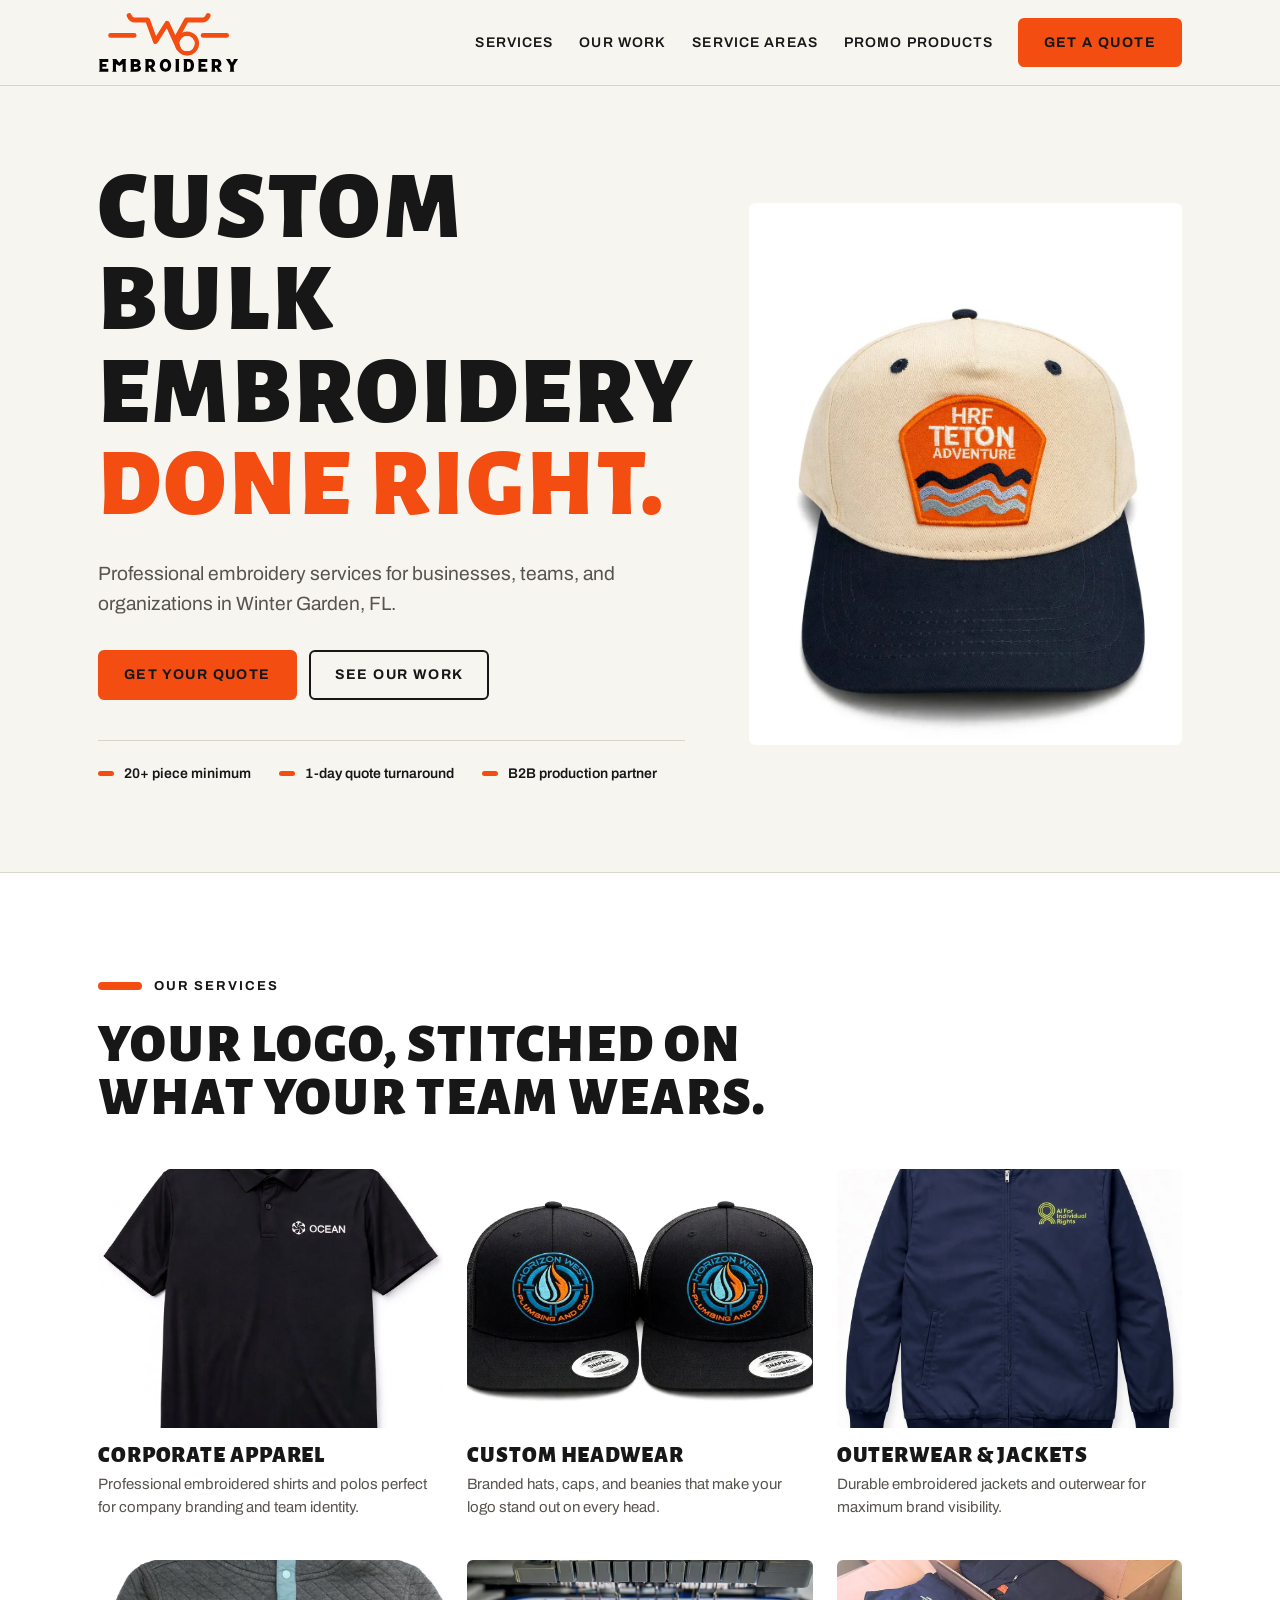
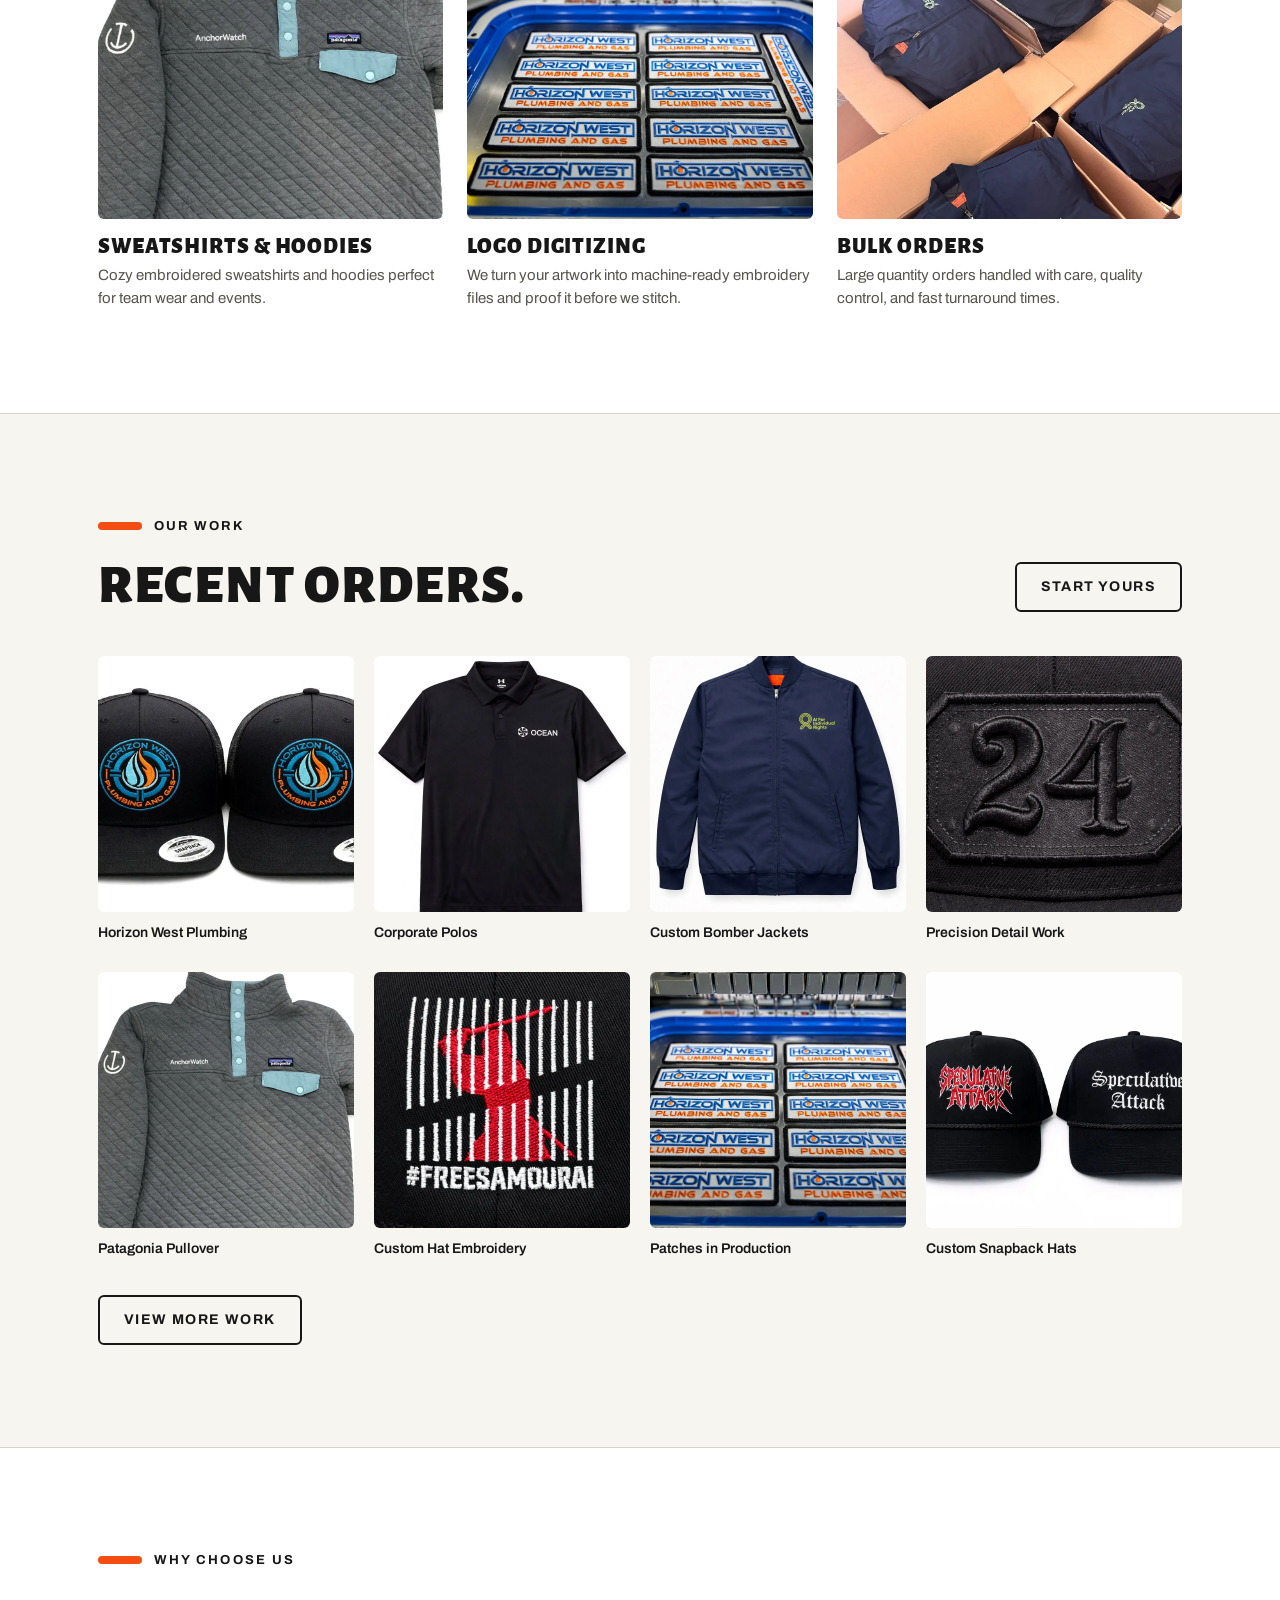
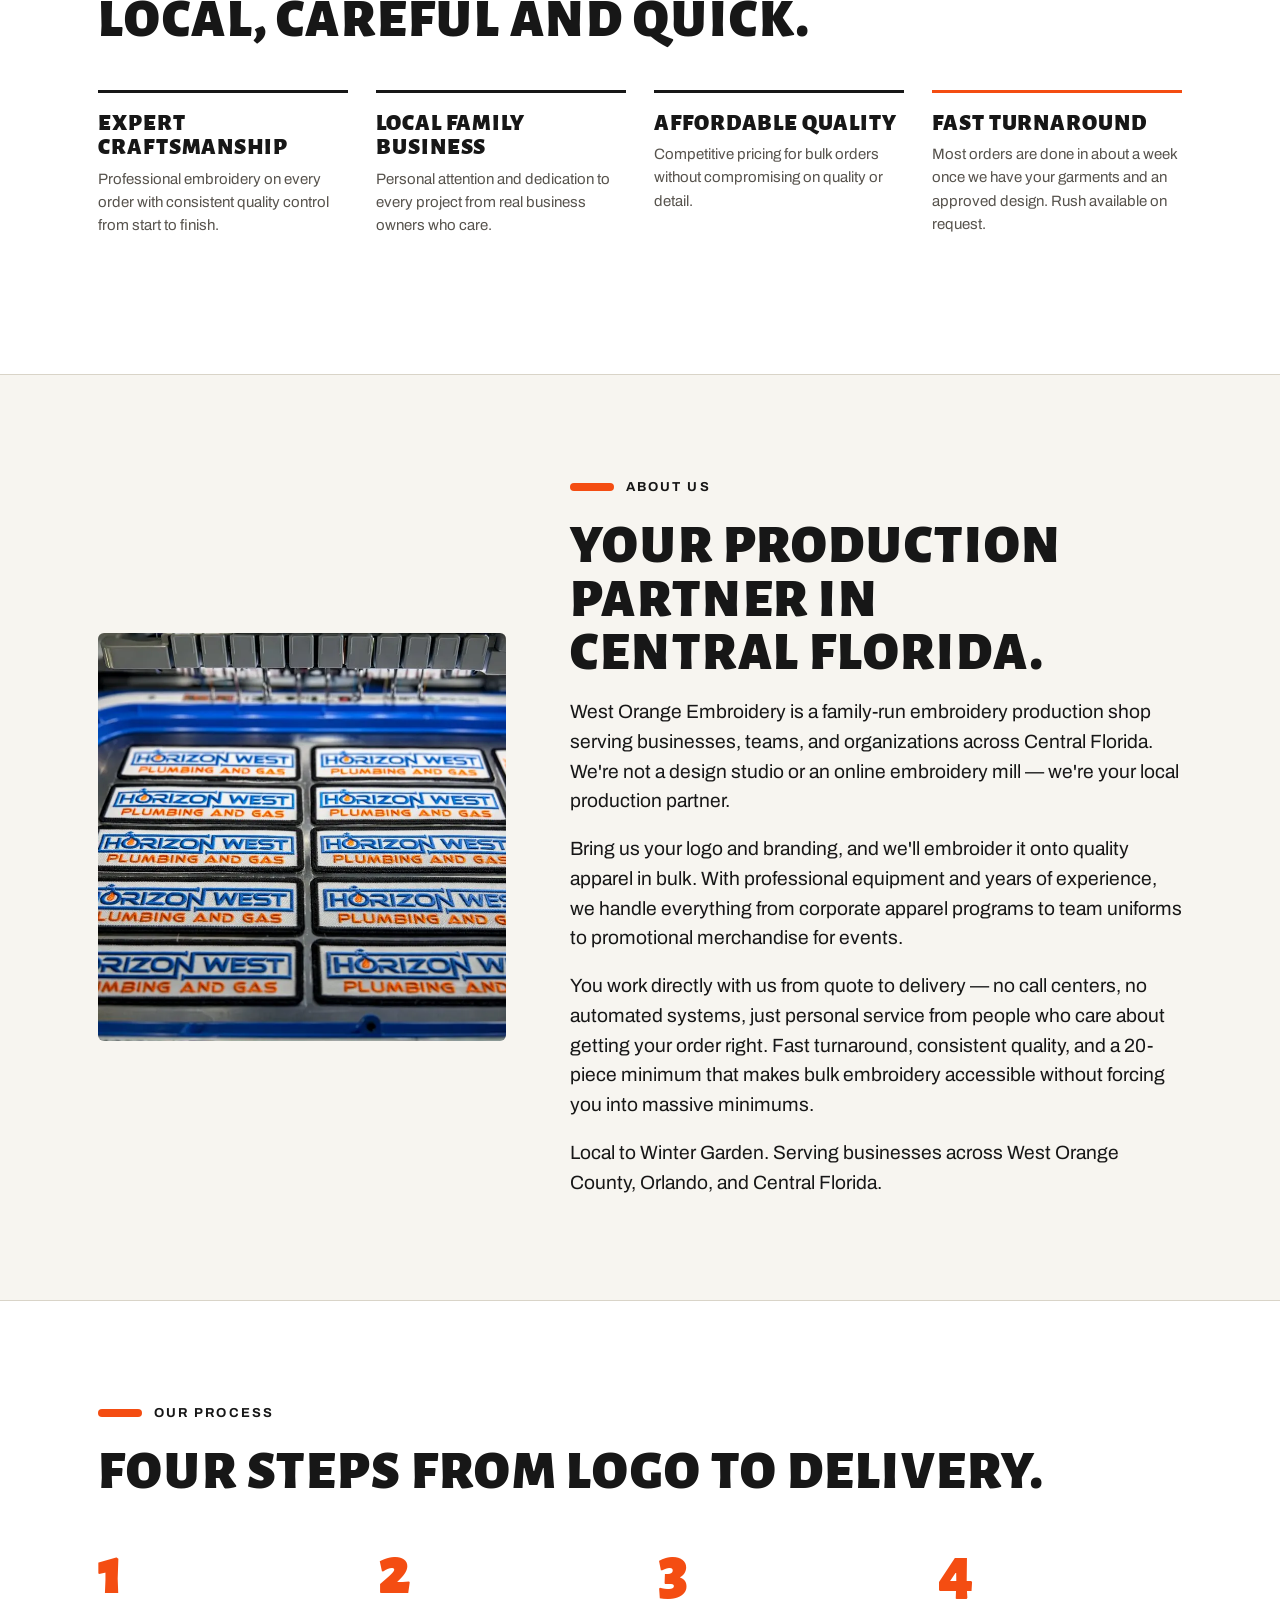
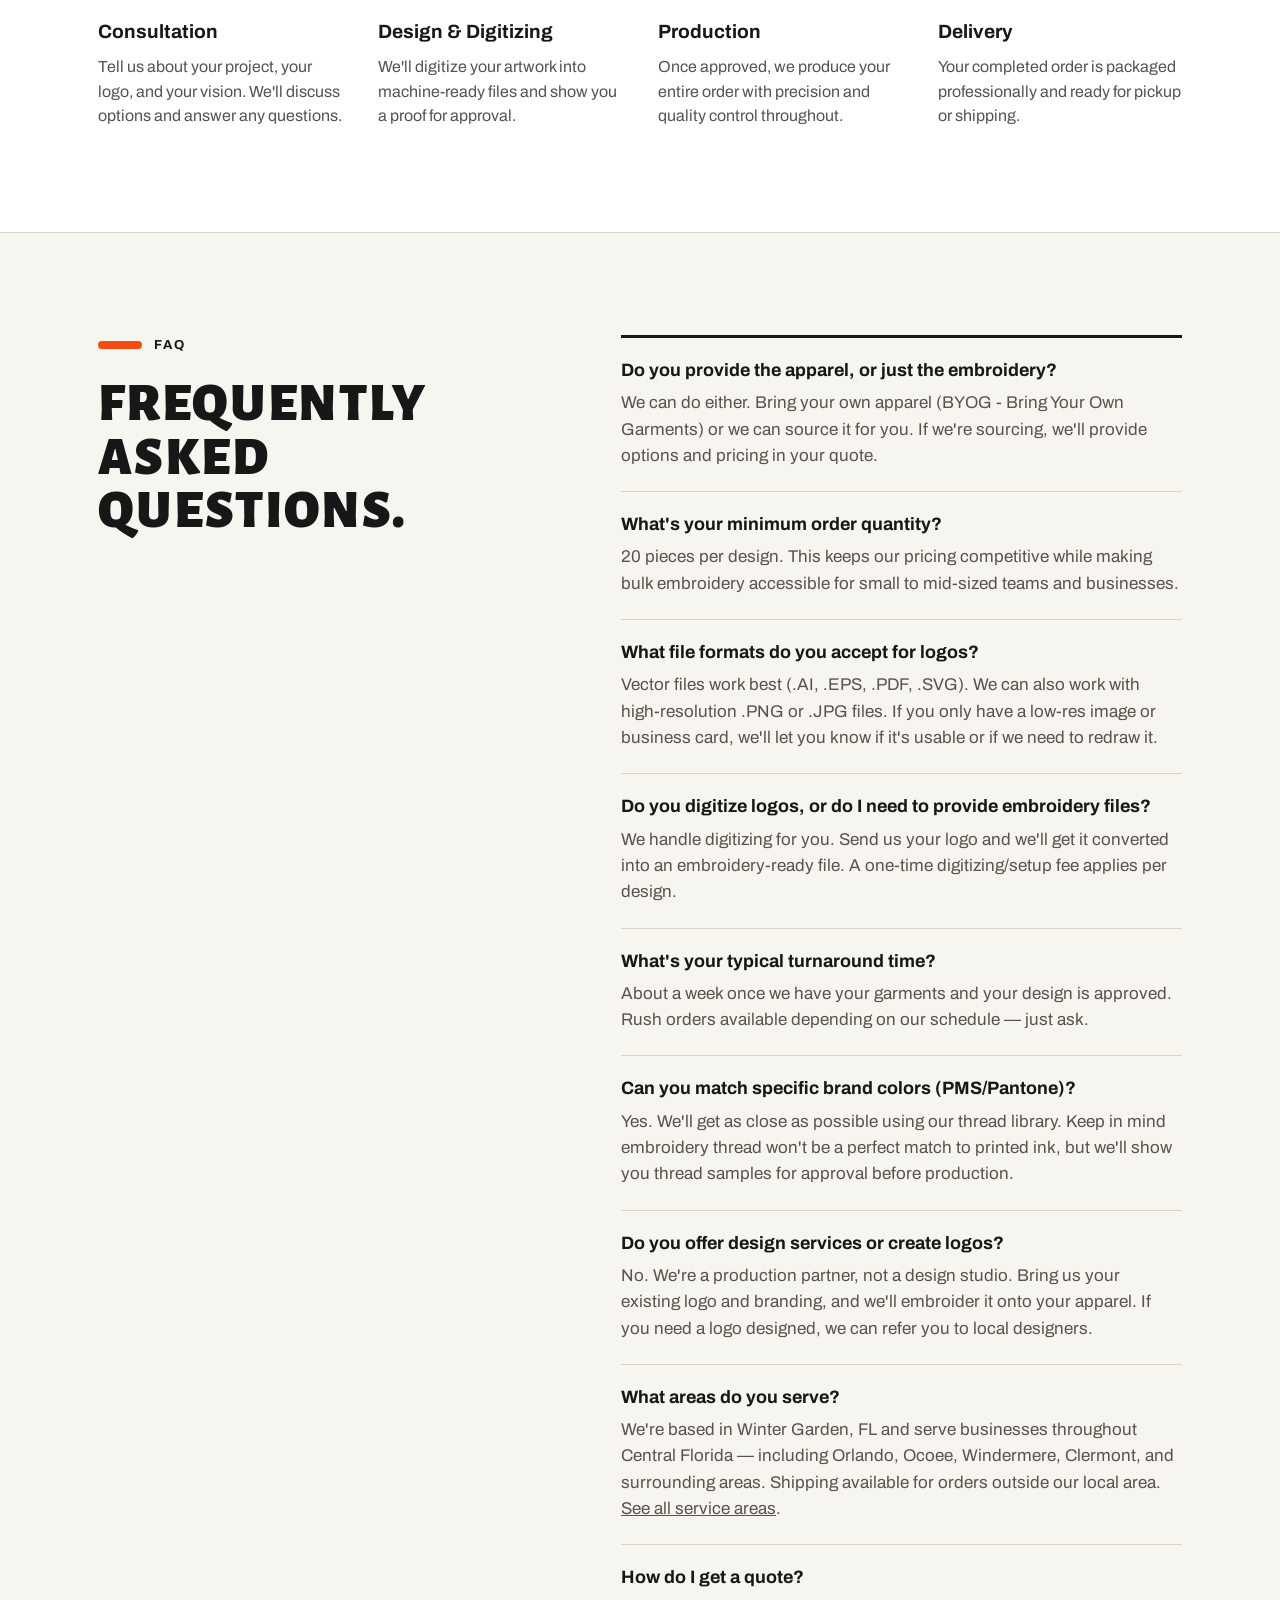
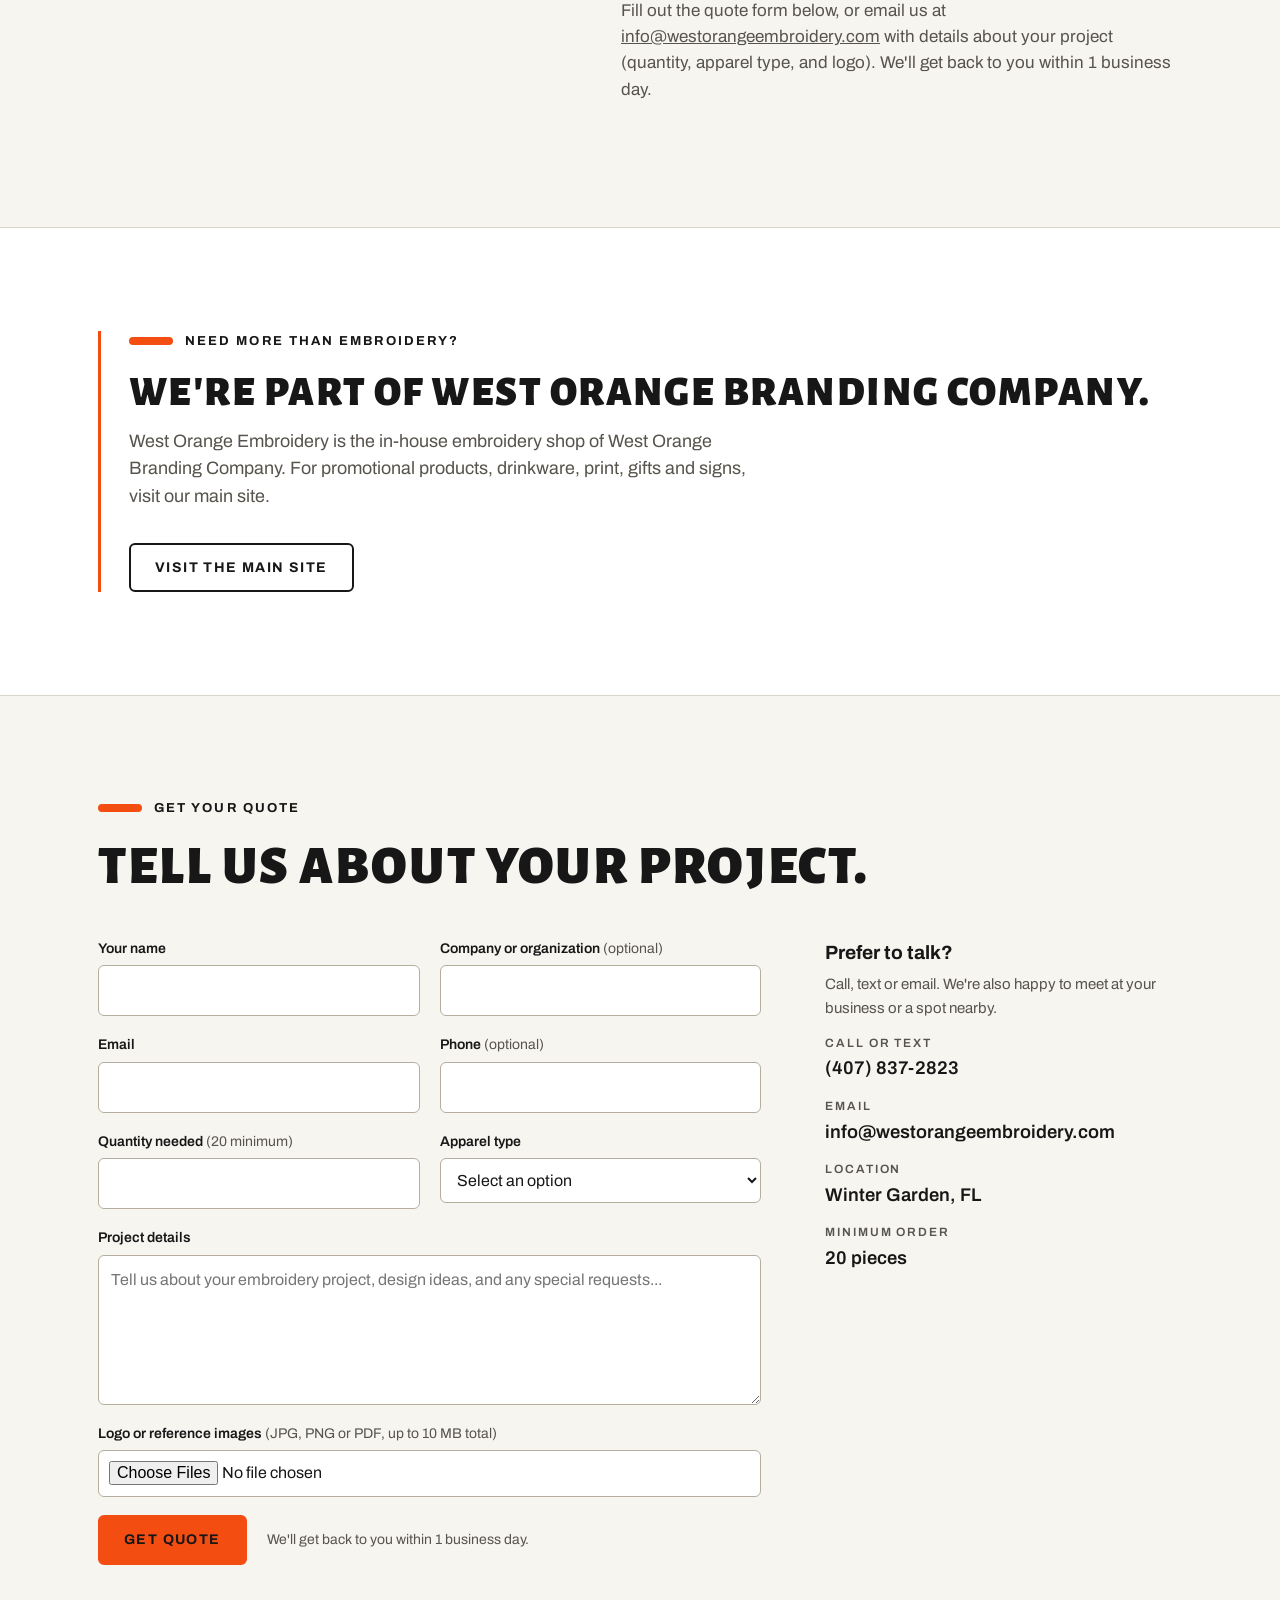
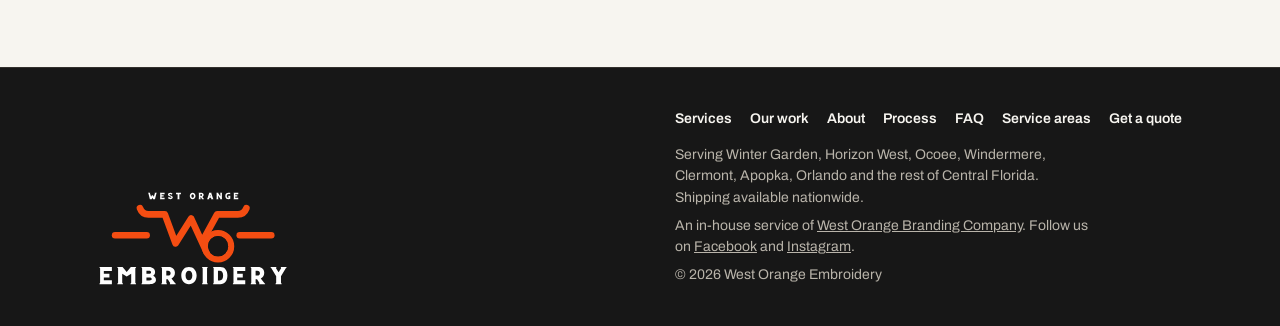
<file: index.html>
<!doctype html>
<html lang="en">
<head>
<meta charset="utf-8">
<meta name="viewport" content="width=device-width,initial-scale=1,viewport-fit=cover">
<title>West Orange Embroidery - Custom Bulk Embroidery in Winter Garden, FL</title>
<meta name="description" content="Custom bulk embroidery for businesses &amp; teams. 20-piece minimum, about a one-week turnaround on polos, hats, jackets &amp; more. Winter Garden, FL — ships nationwide.">
<link rel="canonical" href="https://westorangeembroidery.com/">
<meta property="og:type" content="website">
<meta property="og:site_name" content="West Orange Embroidery">
<meta property="og:url" content="https://westorangeembroidery.com/">
<meta property="og:title" content="West Orange Embroidery — Custom Bulk Embroidery">
<meta property="og:description" content="Professional embroidery for businesses, teams, and organizations. 20-piece minimum, fast turnaround. Winter Garden, FL — ships nationwide.">
<meta property="og:image" content="https://westorangeembroidery.com/share.png">
<meta name="twitter:card" content="summary_large_image">
<meta name="twitter:url" content="https://westorangeembroidery.com/">
<meta name="twitter:title" content="West Orange Embroidery — Custom Bulk Embroidery">
<meta name="twitter:description" content="Professional embroidery for businesses, teams, and organizations. 20-piece minimum, fast turnaround. Winter Garden, FL — ships nationwide.">
<meta name="twitter:image" content="https://westorangeembroidery.com/share.png">
<script type="application/ld+json">
{
  "@context": "https://schema.org",
  "@type": "LocalBusiness",
  "name": "West Orange Embroidery",
  "image": "https://westorangeembroidery.com/share.png",
  "logo": "https://westorangeembroidery.com/logo-full.png",
  "url": "https://westorangeembroidery.com/",
  "telephone": "+14078372823",
  "email": "info@westorangeembroidery.com",
  "description": "Custom bulk embroidery production for businesses, teams, and organizations. Polos, hats, jackets, hoodies, and more with a 20-piece minimum. Based in Winter Garden, FL — ships nationwide.",
  "priceRange": "$$",
  "foundingDate": "2024",
  "parentOrganization": {"@type": "Organization", "name": "West Orange Branding Company", "url": "https://www.westorangebranding.com/"},
  "address": {"@type": "PostalAddress", "addressLocality": "Winter Garden", "addressRegion": "FL", "postalCode": "34787", "addressCountry": "US"},
  "geo": {"@type": "GeoCoordinates", "latitude": "28.5644", "longitude": "-81.5859"},
  "areaServed": [
    {"@type": "Country", "name": "United States"},
    {"@type": "State", "name": "Florida"},
    {"@type": "City", "name": "Winter Garden"},
    {"@type": "City", "name": "Orlando"},
    {"@type": "City", "name": "Ocoee"},
    {"@type": "City", "name": "Windermere"},
    {"@type": "City", "name": "Clermont"}
  ],
  "openingHoursSpecification": [{"@type": "OpeningHoursSpecification", "dayOfWeek": ["Monday", "Tuesday", "Wednesday", "Thursday", "Friday"], "opens": "09:00", "closes": "17:00"}],
  "hasOfferCatalog": {
    "@type": "OfferCatalog",
    "name": "Embroidery Services",
    "itemListElement": [
      {"@type": "Offer", "itemOffered": {"@type": "Service", "name": "Corporate Apparel Embroidery"}},
      {"@type": "Offer", "itemOffered": {"@type": "Service", "name": "Custom Headwear Embroidery"}},
      {"@type": "Offer", "itemOffered": {"@type": "Service", "name": "Outerwear & Jacket Embroidery"}},
      {"@type": "Offer", "itemOffered": {"@type": "Service", "name": "Sweatshirt & Hoodie Embroidery"}},
      {"@type": "Offer", "itemOffered": {"@type": "Service", "name": "Logo Digitizing"}},
      {"@type": "Offer", "itemOffered": {"@type": "Service", "name": "Bulk Embroidery Orders"}}
    ]
  },
  "sameAs": ["https://facebook.com/westorangeembroidery", "https://instagram.com/westorangeembroidery"]
}
</script>
<link rel="icon" type="image/svg+xml" href="favicon.svg">
<link rel="icon" type="image/x-icon" href="favicon.ico">
<link rel="apple-touch-icon" href="apple-touch-icon.png">
<link rel="preconnect" href="https://fonts.googleapis.com">
<link rel="preconnect" href="https://fonts.gstatic.com" crossorigin>
<link rel="stylesheet" href="https://fonts.googleapis.com/css2?family=Alegreya+Sans:wght@800;900&family=Archivo:wght@400;500;600;700&display=swap">
<link rel="stylesheet" href="styles.css">
</head>
<body>
<div class="site">
<header class="site-header">
  <div class="wrap">
    <a class="brand" href="index.html" aria-label="West Orange Embroidery, home"><img src="logo-header.svg" alt="WO Embroidery" width="141" height="61"></a>
    <ul class="nav-links"><li><a href="#services">Services</a></li><li><a href="#work">Our work</a></li><li><a href="service-areas/"><span class="nav-long">Service </span>areas</a></li><li><a href="https://www.westorangebranding.com/">Promo products</a></li></ul>
    <a class="btn btn-primary" href="#quote">Get a quote</a>
  </div>
</header>
<main>
<section class="hero">
  <div class="wrap">
    <div>
      <h1 class="display">Custom bulk embroidery <em>done right.</em></h1>
      <p class="lede">Professional embroidery services for businesses, teams, and organizations in Winter Garden, FL.</p>
      <div class="actions">
        <a class="btn btn-primary" href="#quote">Get your quote</a>
        <a class="btn btn-ghost" href="#work">See our work</a>
      </div>
      <ul class="facts">
        <li>20+ piece minimum</li>
        <li>1-day quote turnaround</li>
        <li>B2B production partner</li>
      </ul>
    </div>
    <figure class="slot r45 has-img"><picture><source srcset="teton-adventure-hat-new.webp" type="image/webp"><img src="teton-adventure-hat-new.jpg" alt="Embroidered patch hat with orange Teton Adventure patch" width="1024" height="1536" fetchpriority="high"></picture></figure>
  </div>
</section>

<section class="alt" id="services">
  <div class="wrap">
    <p class="marker">Our services</p>
    <h2 class="display">Your logo, stitched on what your team wears.</h2>
    <div class="cards three">
      <div class="card"><figure class="slot r43 has-img"><picture><source srcset="ocean-polo-black.webp" type="image/webp"><img src="ocean-polo-black.jpg" alt="Corporate Apparel" loading="lazy" width="1024" height="1536"></picture></figure><h3>Corporate Apparel</h3><p>Professional embroidered shirts and polos perfect for company branding and team identity.</p></div>
      <div class="card"><figure class="slot r43 has-img"><picture><source srcset="horizon-west-trucker-hats.webp" type="image/webp"><img src="horizon-west-trucker-hats.jpg" alt="Custom Headwear" loading="lazy" width="1200" height="800"></picture></figure><h3>Custom Headwear</h3><p>Branded hats, caps, and beanies that make your logo stand out on every head.</p></div>
      <div class="card"><figure class="slot r43 has-img"><picture><source srcset="ai-rights-bomber-front.webp" type="image/webp"><img src="ai-rights-bomber-front.jpg" alt="Outerwear &amp; Jackets" loading="lazy" width="1024" height="1536"></picture></figure><h3>Outerwear &amp; Jackets</h3><p>Durable embroidered jackets and outerwear for maximum brand visibility.</p></div>
      <div class="card"><figure class="slot r43 has-img"><picture><source srcset="anchorwatch-patagonia-pullover.webp" type="image/webp"><img src="anchorwatch-patagonia-pullover.jpg" alt="Sweatshirts &amp; Hoodies" loading="lazy" width="1024" height="1536"></picture></figure><h3>Sweatshirts &amp; Hoodies</h3><p>Cozy embroidered sweatshirts and hoodies perfect for team wear and events.</p></div>
      <div class="card"><figure class="slot r43 has-img"><picture><source srcset="embroidery-machine-patches.webp" type="image/webp"><img src="embroidery-machine-patches.jpg" alt="Logo Digitizing" loading="lazy" width="1200" height="800"></picture></figure><h3>Logo Digitizing</h3><p>We turn your artwork into machine-ready embroidery files and proof it before we stitch.</p></div>
      <div class="card"><figure class="slot r43 has-img"><picture><source srcset="bulk-jacket-order.webp" type="image/webp"><img src="bulk-jacket-order.jpg" alt="Bulk Orders" loading="lazy" width="1200" height="1200"></picture></figure><h3>Bulk Orders</h3><p>Large quantity orders handled with care, quality control, and fast turnaround times.</p></div>
    </div>
  </div>
</section>

<section id="work">
  <div class="wrap">
    <div class="head-row">
      <div>
        <p class="marker">Our work</p>
        <h2 class="display">Recent orders.</h2>
      </div>
      <a class="btn btn-ghost" href="#quote">Start yours</a>
    </div>
    <div class="gallery" id="gallery">
      <figure><div class="slot has-img"><picture><source srcset="horizon-west-trucker-hats.webp" type="image/webp"><img src="horizon-west-trucker-hats.jpg" alt="Horizon West Plumbing Trucker Hats" loading="lazy"></picture></div><figcaption>Horizon West Plumbing</figcaption></figure>
      <figure><div class="slot has-img"><picture><source srcset="ocean-polo-black.webp" type="image/webp"><img src="ocean-polo-black.jpg" alt="Under Armour Corporate Polo" loading="lazy"></picture></div><figcaption>Corporate Polos</figcaption></figure>
      <figure><div class="slot has-img"><picture><source srcset="ai-rights-bomber-front.webp" type="image/webp"><img src="ai-rights-bomber-front.jpg" alt="Custom Embroidered Bomber Jacket" loading="lazy"></picture></div><figcaption>Custom Bomber Jackets</figcaption></figure>
      <figure><div class="slot has-img"><picture><source srcset="24-patch-detail.webp" type="image/webp"><img src="24-patch-detail.jpg" alt="Embroidery Detail Work" loading="lazy"></picture></div><figcaption>Precision Detail Work</figcaption></figure>
      <figure><div class="slot has-img"><picture><source srcset="anchorwatch-patagonia-pullover.webp" type="image/webp"><img src="anchorwatch-patagonia-pullover.jpg" alt="AnchorWatch Patagonia Pullover" loading="lazy"></picture></div><figcaption>Patagonia Pullover</figcaption></figure>
      <figure><div class="slot has-img"><picture><source srcset="freesamourai-hat-detail.webp" type="image/webp"><img src="freesamourai-hat-detail.jpg" alt="FreeSamourai Hat Embroidery" loading="lazy"></picture></div><figcaption>Custom Hat Embroidery</figcaption></figure>
      <figure><div class="slot has-img"><picture><source srcset="embroidery-machine-patches.webp" type="image/webp"><img src="embroidery-machine-patches.jpg" alt="Patches in Production" loading="lazy"></picture></div><figcaption>Patches in Production</figcaption></figure>
      <figure><div class="slot has-img"><picture><source srcset="speculative-attack-hats-pair.webp" type="image/webp"><img src="speculative-attack-hats-pair.jpg" alt="Speculative Attack Snapback Hats" loading="lazy"></picture></div><figcaption>Custom Snapback Hats</figcaption></figure>
      <figure class="more-work"><div class="slot has-img"><picture><source srcset="project-2140-bucket-hat.webp" type="image/webp"><img src="project-2140-bucket-hat.jpg" alt="Project 2140 Bucket Hat" loading="lazy"></picture></div><figcaption>Custom Bucket Hats</figcaption></figure>
      <figure class="more-work"><div class="slot has-img"><picture><source srcset="stoneway-hardware-hat.webp" type="image/webp"><img src="stoneway-hardware-hat.jpg" alt="Stoneway Hardware Hat" loading="lazy"></picture></div><figcaption>Business Branding</figcaption></figure>
      <figure class="more-work"><div class="slot has-img"><picture><source srcset="school-mascot-trucker-hat.webp" type="image/webp"><img src="school-mascot-trucker-hat.jpg" alt="School Mascot Trucker Hat" loading="lazy"></picture></div><figcaption>School Spirit Wear</figcaption></figure>
      <figure class="more-work"><div class="slot has-img"><picture><source srcset="blue-zip-jacket.webp" type="image/webp"><img src="blue-zip-jacket.jpg" alt="Custom Blue Zip-Up Jacket" loading="lazy"></picture></div><figcaption>Custom Zip-Up Jackets</figcaption></figure>
      <figure class="more-work"><div class="slot has-img"><picture><source srcset="horizon-west-beanie-detail.webp" type="image/webp"><img src="horizon-west-beanie-detail.jpg" alt="Horizon West Beanie Embroidery" loading="lazy"></picture></div><figcaption>Custom Beanie Embroidery</figcaption></figure>
      <figure class="more-work"><div class="slot has-img"><picture><source srcset="ocean-trucker-hats.webp" type="image/webp"><img src="ocean-trucker-hats.jpg" alt="OCEAN Corporate Trucker Hats" loading="lazy"></picture></div><figcaption>Corporate Trucker Hats</figcaption></figure>
      <figure class="more-work"><div class="slot has-img"><picture><source srcset="anchorwatch-cap-trio.webp" type="image/webp"><img src="anchorwatch-cap-trio.jpg" alt="AnchorWatch Cap Collection" loading="lazy"></picture></div><figcaption>Cap Collections</figcaption></figure>
      <figure class="more-work"><div class="slot has-img"><picture><source srcset="bulk-jacket-order.webp" type="image/webp"><img src="bulk-jacket-order.jpg" alt="Bulk Bomber Jacket Order" loading="lazy"></picture></div><figcaption>Bulk Order Fulfillment</figcaption></figure>
    </div>
    <div class="gallery-foot"><button class="btn btn-ghost" type="button" id="more-work" aria-controls="gallery" aria-expanded="false">View more work</button></div>
  </div>
</section>

<section class="alt" id="why-us">
  <div class="wrap">
    <p class="marker">Why choose us</p>
    <h2 class="display">Local, careful and quick.</h2>
    <div class="tiles">
      <div class="tile"><h3>Expert Craftsmanship</h3><p>Professional embroidery on every order with consistent quality control from start to finish.</p></div>
      <div class="tile"><h3>Local Family Business</h3><p>Personal attention and dedication to every project from real business owners who care.</p></div>
      <div class="tile"><h3>Affordable Quality</h3><p>Competitive pricing for bulk orders without compromising on quality or detail.</p></div>
      <div class="tile accent"><h3>Fast Turnaround</h3><p>Most orders are done in about a week once we have your garments and an approved design. Rush available on request.</p></div>
    </div>
  </div>
</section>

<section id="about">
  <div class="wrap two media">
    <figure class="slot r11 has-img"><picture><source srcset="embroidery-machine-patches.webp" type="image/webp"><img src="embroidery-machine-patches.jpg" alt="Patches being embroidered on our machine" loading="lazy" width="1200" height="800"></picture></figure>
    <div class="prose">
      <p class="marker">About us</p>
      <h2 class="display">Your production partner in Central Florida.</h2>
      <p>West Orange Embroidery is a family-run embroidery production shop serving businesses, teams, and organizations across Central Florida. We're not a design studio or an online embroidery mill — we're your local production partner.</p>
      <p>Bring us your logo and branding, and we'll embroider it onto quality apparel in bulk. With professional equipment and years of experience, we handle everything from corporate apparel programs to team uniforms to promotional merchandise for events.</p>
      <p>You work directly with us from quote to delivery — no call centers, no automated systems, just personal service from people who care about getting your order right. Fast turnaround, consistent quality, and a 20-piece minimum that makes bulk embroidery accessible without forcing you into massive minimums.</p>
      <p>Local to Winter Garden. Serving businesses across West Orange County, Orlando, and Central Florida.</p>
    </div>
  </div>
</section>

<section class="alt" id="process">
  <div class="wrap">
    <p class="marker">Our process</p>
    <h2 class="display">Four steps from logo to delivery.</h2>
    <ol class="steps four">
      <li><h3>Consultation</h3><p>Tell us about your project, your logo, and your vision. We'll discuss options and answer any questions.</p></li>
      <li><h3>Design &amp; Digitizing</h3><p>We'll digitize your artwork into machine-ready files and show you a proof for approval.</p></li>
      <li><h3>Production</h3><p>Once approved, we produce your entire order with precision and quality control throughout.</p></li>
      <li><h3>Delivery</h3><p>Your completed order is packaged professionally and ready for pickup or shipping.</p></li>
    </ol>
  </div>
</section>

<section id="faq">
  <div class="wrap two">
    <div>
      <p class="marker">FAQ</p>
      <h2 class="display">Frequently asked questions.</h2>
    </div>
    <dl class="faq-list">
      <div><dt>Do you provide the apparel, or just the embroidery?</dt><dd>We can do either. Bring your own apparel (BYOG - Bring Your Own Garments) or we can source it for you. If we're sourcing, we'll provide options and pricing in your quote.</dd></div>
      <div><dt>What's your minimum order quantity?</dt><dd>20 pieces per design. This keeps our pricing competitive while making bulk embroidery accessible for small to mid-sized teams and businesses.</dd></div>
      <div><dt>What file formats do you accept for logos?</dt><dd>Vector files work best (.AI, .EPS, .PDF, .SVG). We can also work with high-resolution .PNG or .JPG files. If you only have a low-res image or business card, we'll let you know if it's usable or if we need to redraw it.</dd></div>
      <div><dt>Do you digitize logos, or do I need to provide embroidery files?</dt><dd>We handle digitizing for you. Send us your logo and we'll get it converted into an embroidery-ready file. A one-time digitizing/setup fee applies per design.</dd></div>
      <div><dt>What's your typical turnaround time?</dt><dd>About a week once we have your garments and your design is approved. Rush orders available depending on our schedule — just ask.</dd></div>
      <div><dt>Can you match specific brand colors (PMS/Pantone)?</dt><dd>Yes. We'll get as close as possible using our thread library. Keep in mind embroidery thread won't be a perfect match to printed ink, but we'll show you thread samples for approval before production.</dd></div>
      <div><dt>Do you offer design services or create logos?</dt><dd>No. We're a production partner, not a design studio. Bring us your existing logo and branding, and we'll embroider it onto your apparel. If you need a logo designed, we can refer you to local designers.</dd></div>
      <div><dt>What areas do you serve?</dt><dd>We're based in Winter Garden, FL and serve businesses throughout Central Florida — including Orlando, Ocoee, Windermere, Clermont, and surrounding areas. Shipping available for orders outside our local area. <a href="service-areas/">See all service areas</a>.</dd></div>
      <div><dt>How do I get a quote?</dt><dd>Fill out the quote form below, or email us at <a href="mailto:info@westorangeembroidery.com">info@westorangeembroidery.com</a> with details about your project (quantity, apparel type, and logo). We'll get back to you within 1 business day.</dd></div>
    </dl>
  </div>
</section>

<section class="alt">
  <div class="wrap">
    <div class="sister">
      <p class="marker">Need more than embroidery?</p>
      <h2 class="display">We're part of West Orange Branding Company.</h2>
      <p>West Orange Embroidery is the in-house embroidery shop of West Orange Branding Company. For promotional products, drinkware, print, gifts and signs, visit our main site.</p>
      <div class="actions"><a class="btn btn-ghost" href="https://www.westorangebranding.com/">Visit the main site</a></div>
    </div>
  </div>
</section>

<section id="quote">
  <div class="wrap">
    <p class="marker">Get your quote</p>
    <h2 class="display">Tell us about your project.</h2>
    <div class="form-grid" style="margin-top:44px">
      <form class="project" id="quote-form" action="https://formsubmit.co/info@westorangeembroidery.com" method="POST" enctype="multipart/form-data">
        <input type="hidden" name="_captcha" value="false">
        <input type="hidden" name="_subject" value="New Quote Request from Website">
        <input type="hidden" name="_next" value="https://westorangeembroidery.com/?submitted=true#quote">
        <div class="field"><label for="name">Your name</label><input type="text" id="name" name="name" autocomplete="name" required></div>
        <div class="field"><label for="company">Company or organization <span>(optional)</span></label><input type="text" id="company" name="company" autocomplete="organization"></div>
        <div class="field"><label for="email">Email</label><input type="email" id="email" name="email" autocomplete="email" required></div>
        <div class="field"><label for="phone">Phone <span>(optional)</span></label><input type="tel" id="phone" name="phone" autocomplete="tel"></div>
        <div class="field"><label for="quantity">Quantity needed <span>(20 minimum)</span></label><input type="number" id="quantity" name="quantity" min="20" inputmode="numeric" required></div>
        <div class="field"><label for="apparel">Apparel type</label>
          <select id="apparel" name="apparel" required>
            <option value="">Select an option</option>
            <option value="Polos">Polos</option>
            <option value="T-Shirts">T-Shirts</option>
            <option value="Hats/Caps">Hats/Caps</option>
            <option value="Hoodies/Sweatshirts">Hoodies/Sweatshirts</option>
            <option value="Jackets">Jackets</option>
            <option value="Other">Other</option>
          </select></div>
        <div class="field full"><label for="details">Project details</label><textarea id="details" name="details" placeholder="Tell us about your embroidery project, design ideas, and any special requests..."></textarea></div>
        <div class="field full"><label for="attachments">Logo or reference images <span>(JPG, PNG or PDF, up to 10 MB total)</span></label><input type="file" id="attachments" name="attachments" accept=".jpg,.jpeg,.png,.pdf" multiple></div>
        <p class="status" id="form-status" role="status" aria-live="polite"></p>
        <div class="form-foot">
          <button class="btn btn-primary" type="submit" id="submitBtn">Get quote</button>
          <p>We'll get back to you within 1 business day.</p>
        </div>
      </form>
      <div class="side">
        <h2>Prefer to talk?</h2>
        <p style="margin:0 0 4px;color:var(--ink-soft);font-size:15px">Call, text or email. We're also happy to meet at your business or a spot nearby.</p>
        <dl>
          <dt>Call or text</dt><dd><a href="tel:+14078372823">(407) 837-2823</a></dd>
          <dt>Email</dt><dd><a href="mailto:info@westorangeembroidery.com">info@westorangeembroidery.com</a></dd>
          <dt>Location</dt><dd>Winter Garden, FL</dd>
          <dt>Minimum order</dt><dd>20 pieces</dd>
        </dl>
      </div>
    </div>
  </div>
</section>
</main>
<footer class="dark">
  <div class="wrap">
    <img src="logo-footer.svg" alt="West Orange Embroidery" width="190" height="85">
    <div>
      <ul class="foot-links"><li><a href="#services">Services</a></li><li><a href="#work">Our work</a></li><li><a href="#about">About</a></li><li><a href="#process">Process</a></li><li><a href="#faq">FAQ</a></li><li><a href="service-areas/">Service areas</a></li><li><a href="#quote">Get a quote</a></li></ul>
      <p>Serving Winter Garden, Horizon West, Ocoee, Windermere, Clermont, Apopka, Orlando and the rest of Central Florida. Shipping available nationwide.</p>
      <p>An in-house service of <a href="https://www.westorangebranding.com/">West Orange Branding Company</a>. Follow us on <a href="https://facebook.com/westorangeembroidery" target="_blank" rel="noopener">Facebook</a> and <a href="https://instagram.com/westorangeembroidery" target="_blank" rel="noopener">Instagram</a>.</p>
      <p>&copy; 2026 West Orange Embroidery</p>
    </div>
  </div>
</footer></div>
<script>
// "View more work" toggle
(function(){
  var g=document.getElementById('gallery'), b=document.getElementById('more-work');
  b.addEventListener('click',function(){
    var open=g.classList.toggle('open');
    b.setAttribute('aria-expanded',open);
    b.textContent=open?'Show less':'View more work';
  });
})();

// Quote form. FormSubmit's AJAX endpoint can't carry attachments, so a form
// with files posts normally and FormSubmit redirects back with ?submitted=true.
(function(){
  var form=document.getElementById('quote-form'), btn=document.getElementById('submitBtn'),
      status=document.getElementById('form-status'), files=document.getElementById('attachments');
  var thanks="Thanks! We'll review your request and get back to you within 1 business day.";
  if(new URLSearchParams(location.search).get('submitted')==='true'){
    status.textContent=thanks;
    history.replaceState(null,'',location.pathname+'#quote');
  }
  form.addEventListener('submit',async function(e){
    if(files.files && files.files.length){ btn.textContent='Sending…'; btn.disabled=true; return; }
    e.preventDefault();
    btn.textContent='Sending…'; btn.disabled=true; status.textContent='';
    try{
      var r=await fetch('https://formsubmit.co/ajax/info@westorangeembroidery.com',{method:'POST',body:new FormData(form),headers:{'Accept':'application/json'}});
      if(!r.ok) throw new Error();
      status.textContent=thanks; form.reset();
    }catch(err){
      status.textContent='Something went wrong. Please email us directly at info@westorangeembroidery.com';
    }finally{ btn.textContent='Get quote'; btn.disabled=false; }
  });
})();
</script>
</body>
</html>
</file>
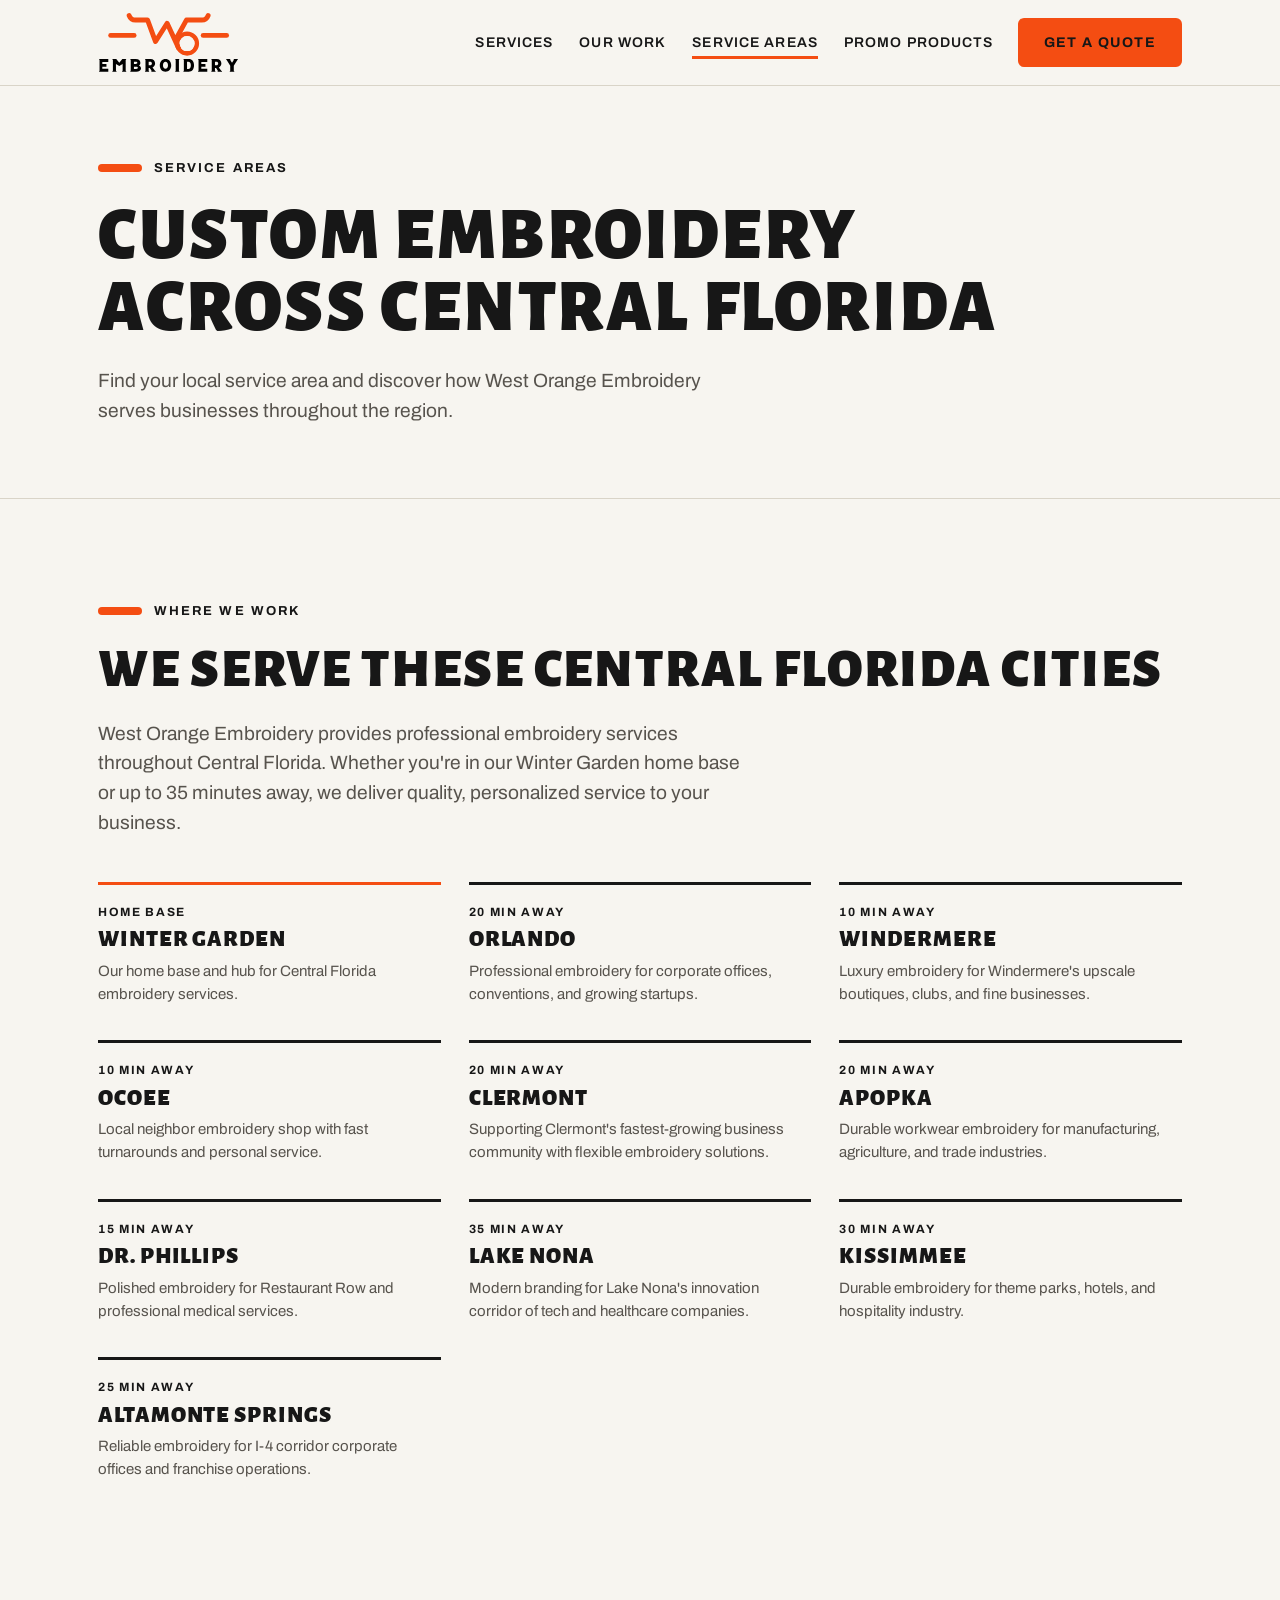
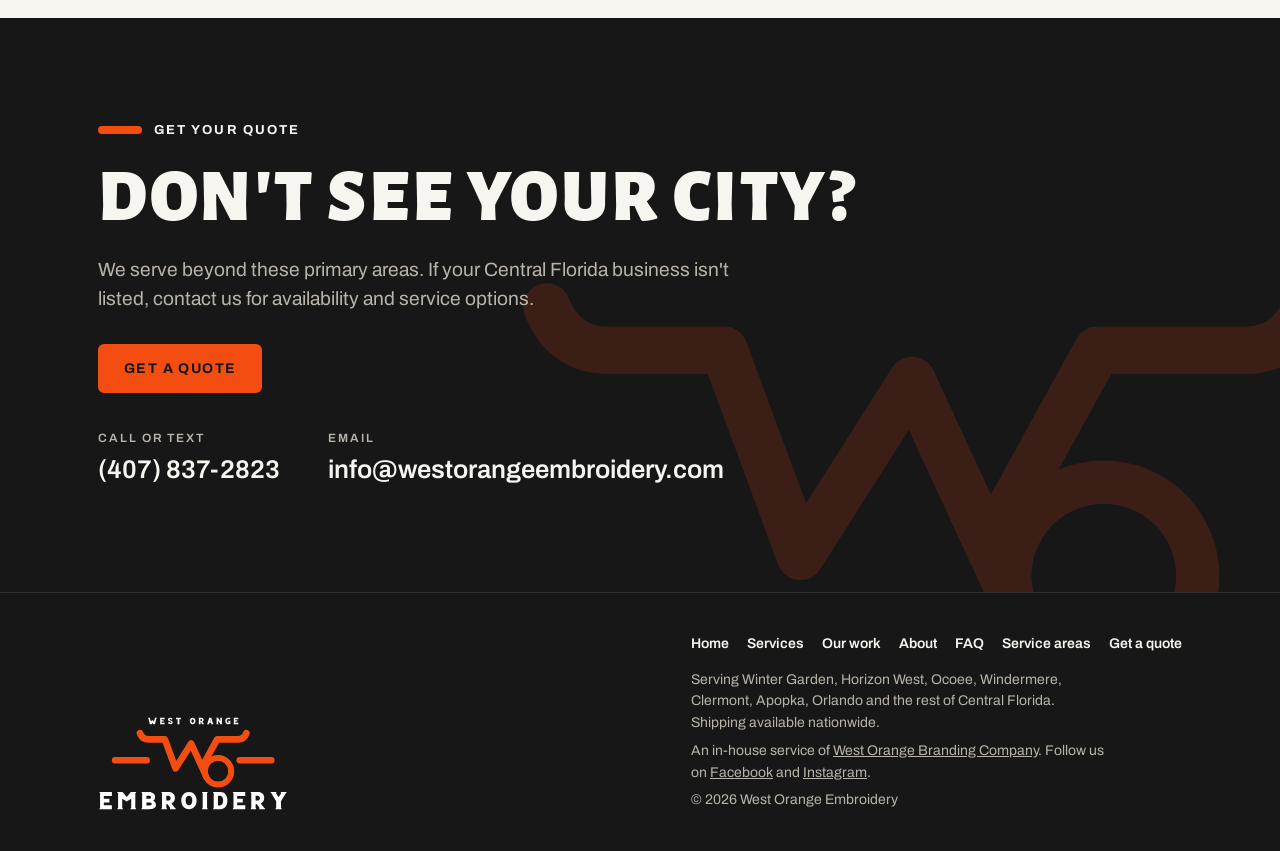
<file: service-areas/index.html>
<!doctype html>
<html lang="en">
<head>
<meta charset="utf-8">
<meta name="viewport" content="width=device-width,initial-scale=1,viewport-fit=cover">
<title>Service Areas | Custom Embroidery Near You | West Orange Embroidery</title>
<meta name="description" content="Custom embroidery and branded apparel across Central Florida. Find your local service area and get professional embroidery solutions.">
<link rel="canonical" href="https://westorangeembroidery.com/service-areas/">
<meta property="og:type" content="website">
<meta property="og:site_name" content="West Orange Embroidery">
<meta property="og:url" content="https://westorangeembroidery.com/service-areas/">
<meta property="og:title" content="Service Areas | Custom Embroidery Near You | West Orange Embroidery">
<meta property="og:description" content="Custom embroidery and branded apparel across Central Florida. Find your local service area and get professional embroidery solutions.">
<meta property="og:image" content="https://westorangeembroidery.com/share.png">
<meta name="twitter:card" content="summary_large_image">
<link rel="icon" type="image/svg+xml" href="../favicon.svg">
<link rel="icon" type="image/x-icon" href="../favicon.ico">
<link rel="apple-touch-icon" href="../apple-touch-icon.png">
<link rel="preconnect" href="https://fonts.googleapis.com">
<link rel="preconnect" href="https://fonts.gstatic.com" crossorigin>
<link rel="stylesheet" href="https://fonts.googleapis.com/css2?family=Alegreya+Sans:wght@800;900&family=Archivo:wght@400;500;600;700&display=swap">
<link rel="stylesheet" href="../styles.css">
</head>
<body>
<div class="site">
<header class="site-header">
  <div class="wrap">
    <a class="brand" href="../" aria-label="West Orange Embroidery, home"><img src="../logo-header.svg" alt="WO Embroidery" width="141" height="61"></a>
    <ul class="nav-links"><li><a href="../#services">Services</a></li><li><a href="../#work">Our work</a></li><li><a href="./" aria-current="page"><span class="nav-long">Service </span>areas</a></li><li><a href="https://www.westorangebranding.com/">Promo products</a></li></ul>
    <a class="btn btn-primary" href="../#quote">Get a quote</a>
  </div>
</header>
<main>
<section class="page-hero">
  <div class="wrap">
    <p class="marker">Service areas</p>
    <h1 class="display">Custom Embroidery Across Central Florida</h1>
    <p class="lede">Find your local service area and discover how West Orange Embroidery serves businesses throughout the region.</p>
  </div>
</section>
<section>
  <div class="wrap">
    <p class="marker">Where we work</p>
    <h2 class="display">We Serve These Central Florida Cities</h2>
    <p class="lede" style="margin-top:22px">West Orange Embroidery provides professional embroidery services throughout Central Florida. Whether you're in our Winter Garden home base or up to 35 minutes away, we deliver quality, personalized service to your business.</p>
    <div class="tiles three city-tiles">
      <a class="tile accent" href="winter-garden.html"><span class="drive">Home base</span><h3>Winter Garden</h3><p>Our home base and hub for Central Florida embroidery services.</p></a>
      <a class="tile" href="orlando.html"><span class="drive">20 min away</span><h3>Orlando</h3><p>Professional embroidery for corporate offices, conventions, and growing startups.</p></a>
      <a class="tile" href="windermere.html"><span class="drive">10 min away</span><h3>Windermere</h3><p>Luxury embroidery for Windermere's upscale boutiques, clubs, and fine businesses.</p></a>
      <a class="tile" href="ocoee.html"><span class="drive">10 min away</span><h3>Ocoee</h3><p>Local neighbor embroidery shop with fast turnarounds and personal service.</p></a>
      <a class="tile" href="clermont.html"><span class="drive">20 min away</span><h3>Clermont</h3><p>Supporting Clermont's fastest-growing business community with flexible embroidery solutions.</p></a>
      <a class="tile" href="apopka.html"><span class="drive">20 min away</span><h3>Apopka</h3><p>Durable workwear embroidery for manufacturing, agriculture, and trade industries.</p></a>
      <a class="tile" href="dr-phillips.html"><span class="drive">15 min away</span><h3>Dr. Phillips</h3><p>Polished embroidery for Restaurant Row and professional medical services.</p></a>
      <a class="tile" href="lake-nona.html"><span class="drive">35 min away</span><h3>Lake Nona</h3><p>Modern branding for Lake Nona's innovation corridor of tech and healthcare companies.</p></a>
      <a class="tile" href="kissimmee.html"><span class="drive">30 min away</span><h3>Kissimmee</h3><p>Durable embroidery for theme parks, hotels, and hospitality industry.</p></a>
      <a class="tile" href="altamonte-springs.html"><span class="drive">25 min away</span><h3>Altamonte Springs</h3><p>Reliable embroidery for I-4 corridor corporate offices and franchise operations.</p></a>
    </div>
  </div>
</section>
<section class="dark close">
  <div class="wrap">
    <p class="marker">Get your quote</p>
    <h2 class="display">Don't See Your City?</h2>
    <p class="lede">We serve beyond these primary areas. If your Central Florida business isn't listed, contact us for availability and service options.</p>
    <div class="actions"><a class="btn btn-primary" href="../#quote">Get a quote</a></div>
    <dl class="contact">
      <div><dt>Call or text</dt><dd><a href="tel:+14078372823">(407) 837-2823</a></dd></div>
      <div><dt>Email</dt><dd><a href="mailto:info@westorangeembroidery.com">info@westorangeembroidery.com</a></dd></div>
    </dl>
  </div>
</section></main>
<footer class="dark">
  <div class="wrap">
    <img src="../logo-footer.svg" alt="West Orange Embroidery" width="190" height="85">
    <div>
      <ul class="foot-links"><li><a href="../">Home</a></li><li><a href="../#services">Services</a></li><li><a href="../#work">Our work</a></li><li><a href="../#about">About</a></li><li><a href="../#faq">FAQ</a></li><li><a href="./">Service areas</a></li><li><a href="../#quote">Get a quote</a></li></ul>
      <p>Serving Winter Garden, Horizon West, Ocoee, Windermere, Clermont, Apopka, Orlando and the rest of Central Florida. Shipping available nationwide.</p>
      <p>An in-house service of <a href="https://www.westorangebranding.com/">West Orange Branding Company</a>. Follow us on <a href="https://facebook.com/westorangeembroidery" target="_blank" rel="noopener">Facebook</a> and <a href="https://instagram.com/westorangeembroidery" target="_blank" rel="noopener">Instagram</a>.</p>
      <p>&copy; 2026 West Orange Embroidery</p>
    </div>
  </div>
</footer></div>
</body>
</html>
</file>
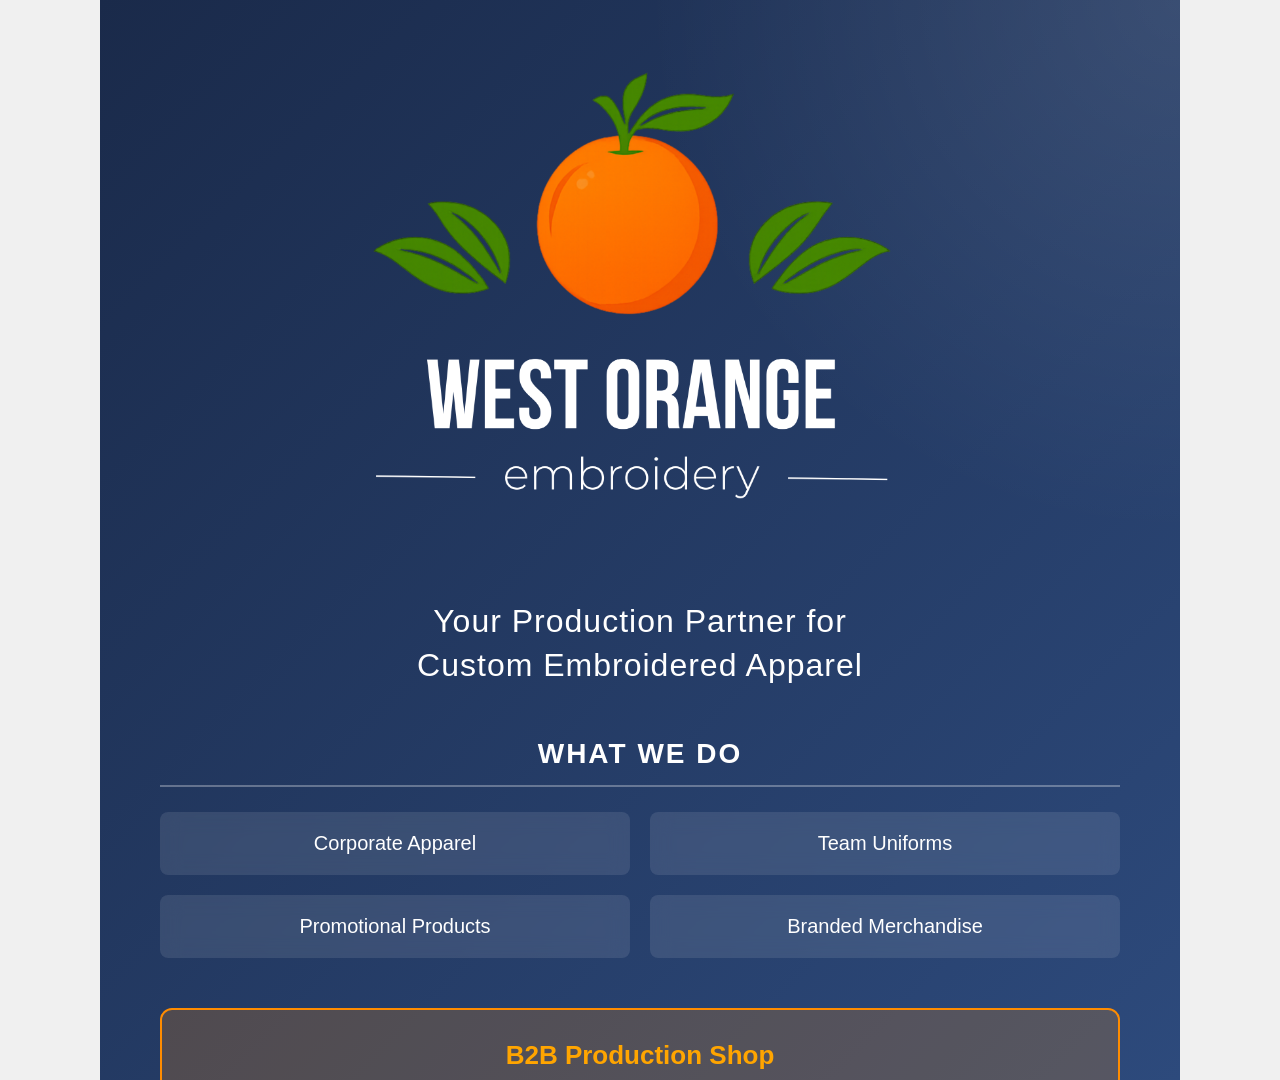
<file: social-media-flyer.html>
<!DOCTYPE html>
<html lang="en">
<head>
    <meta charset="UTF-8">
    <meta name="viewport" content="width=device-width, initial-scale=1.0">
    <title>West Orange Embroidery - Social Media Flyer</title>
    <style>
        * {
            margin: 0;
            padding: 0;
            box-sizing: border-box;
        }

        body {
            display: flex;
            justify-content: center;
            align-items: center;
            min-height: 100vh;
            background: #f0f0f0;
            font-family: 'Segoe UI', Tahoma, Geneva, Verdana, sans-serif;
        }

        .flyer {
            width: 1080px;
            height: 1080px;
            background: linear-gradient(135deg, #1a2a4a 0%, #2d4a7c 100%);
            color: white;
            display: flex;
            flex-direction: column;
            justify-content: space-between;
            padding: 60px;
            position: relative;
            overflow: hidden;
        }

        .flyer::before {
            content: '';
            position: absolute;
            top: -50%;
            right: -50%;
            width: 100%;
            height: 100%;
            background: radial-gradient(circle, rgba(255,255,255,0.1) 0%, transparent 70%);
        }

        .content {
            position: relative;
            z-index: 1;
        }

        .logo-section {
            text-align: center;
            margin-bottom: 40px;
        }

        .logo-section img {
            max-width: 600px;
            height: auto;
            margin-bottom: 20px;
        }

        .tagline {
            font-size: 32px;
            font-weight: 300;
            letter-spacing: 1px;
            margin-bottom: 50px;
            text-align: center;
            line-height: 1.4;
        }

        .services {
            margin-bottom: 50px;
        }

        .services h2 {
            font-size: 28px;
            margin-bottom: 25px;
            text-align: center;
            text-transform: uppercase;
            letter-spacing: 2px;
            border-bottom: 2px solid rgba(255,255,255,0.3);
            padding-bottom: 15px;
        }

        .service-list {
            display: grid;
            grid-template-columns: 1fr 1fr;
            gap: 20px;
            margin-bottom: 30px;
        }

        .service-item {
            background: rgba(255,255,255,0.1);
            padding: 20px;
            border-radius: 8px;
            font-size: 20px;
            text-align: center;
            backdrop-filter: blur(10px);
        }

        .highlight-box {
            background: rgba(255,140,0,0.2);
            border: 2px solid #ff8c00;
            border-radius: 12px;
            padding: 25px;
            margin-bottom: 40px;
            text-align: center;
        }

        .highlight-box p {
            font-size: 22px;
            line-height: 1.6;
            margin-bottom: 10px;
        }

        .highlight-box .emphasis {
            font-weight: 700;
            font-size: 26px;
            color: #ffa500;
        }

        .contact {
            text-align: center;
        }

        .contact h3 {
            font-size: 24px;
            margin-bottom: 15px;
            text-transform: uppercase;
            letter-spacing: 1px;
        }

        .contact-info {
            font-size: 22px;
            line-height: 1.8;
        }

        .contact-info a {
            color: #ffa500;
            text-decoration: none;
            font-weight: 600;
        }

        .location {
            font-size: 20px;
            margin-top: 10px;
            opacity: 0.9;
        }
    </style>
</head>
<body>
    <div class="flyer">
        <div class="content">
            <div class="logo-section">
                <img src="Logo.png" alt="West Orange Embroidery">
            </div>

            <div class="tagline">
                Your Production Partner for<br>Custom Embroidered Apparel
            </div>

            <div class="services">
                <h2>What We Do</h2>
                <div class="service-list">
                    <div class="service-item">Corporate Apparel</div>
                    <div class="service-item">Team Uniforms</div>
                    <div class="service-item">Promotional Products</div>
                    <div class="service-item">Branded Merchandise</div>
                </div>
            </div>

            <div class="highlight-box">
                <p><span class="emphasis">B2B Production Shop</span></p>
                <p>We partner with businesses, teams, and organizations</p>
                <p>20-Piece Minimum | Fast Turnaround | Quality Work</p>
            </div>

            <div class="contact">
                <h3>Get Your Quote Today</h3>
                <div class="contact-info">
                    <a href="https://westorangeembroidery.com">westorangeembroidery.com</a><br>
                    <a href="mailto:info@westorangeembroidery.com">info@westorangeembroidery.com</a>
                    <div class="location">📍 Winter Garden, FL | Serving Central Florida</div>
                </div>
            </div>
        </div>
    </div>
</body>
</html>
</file>
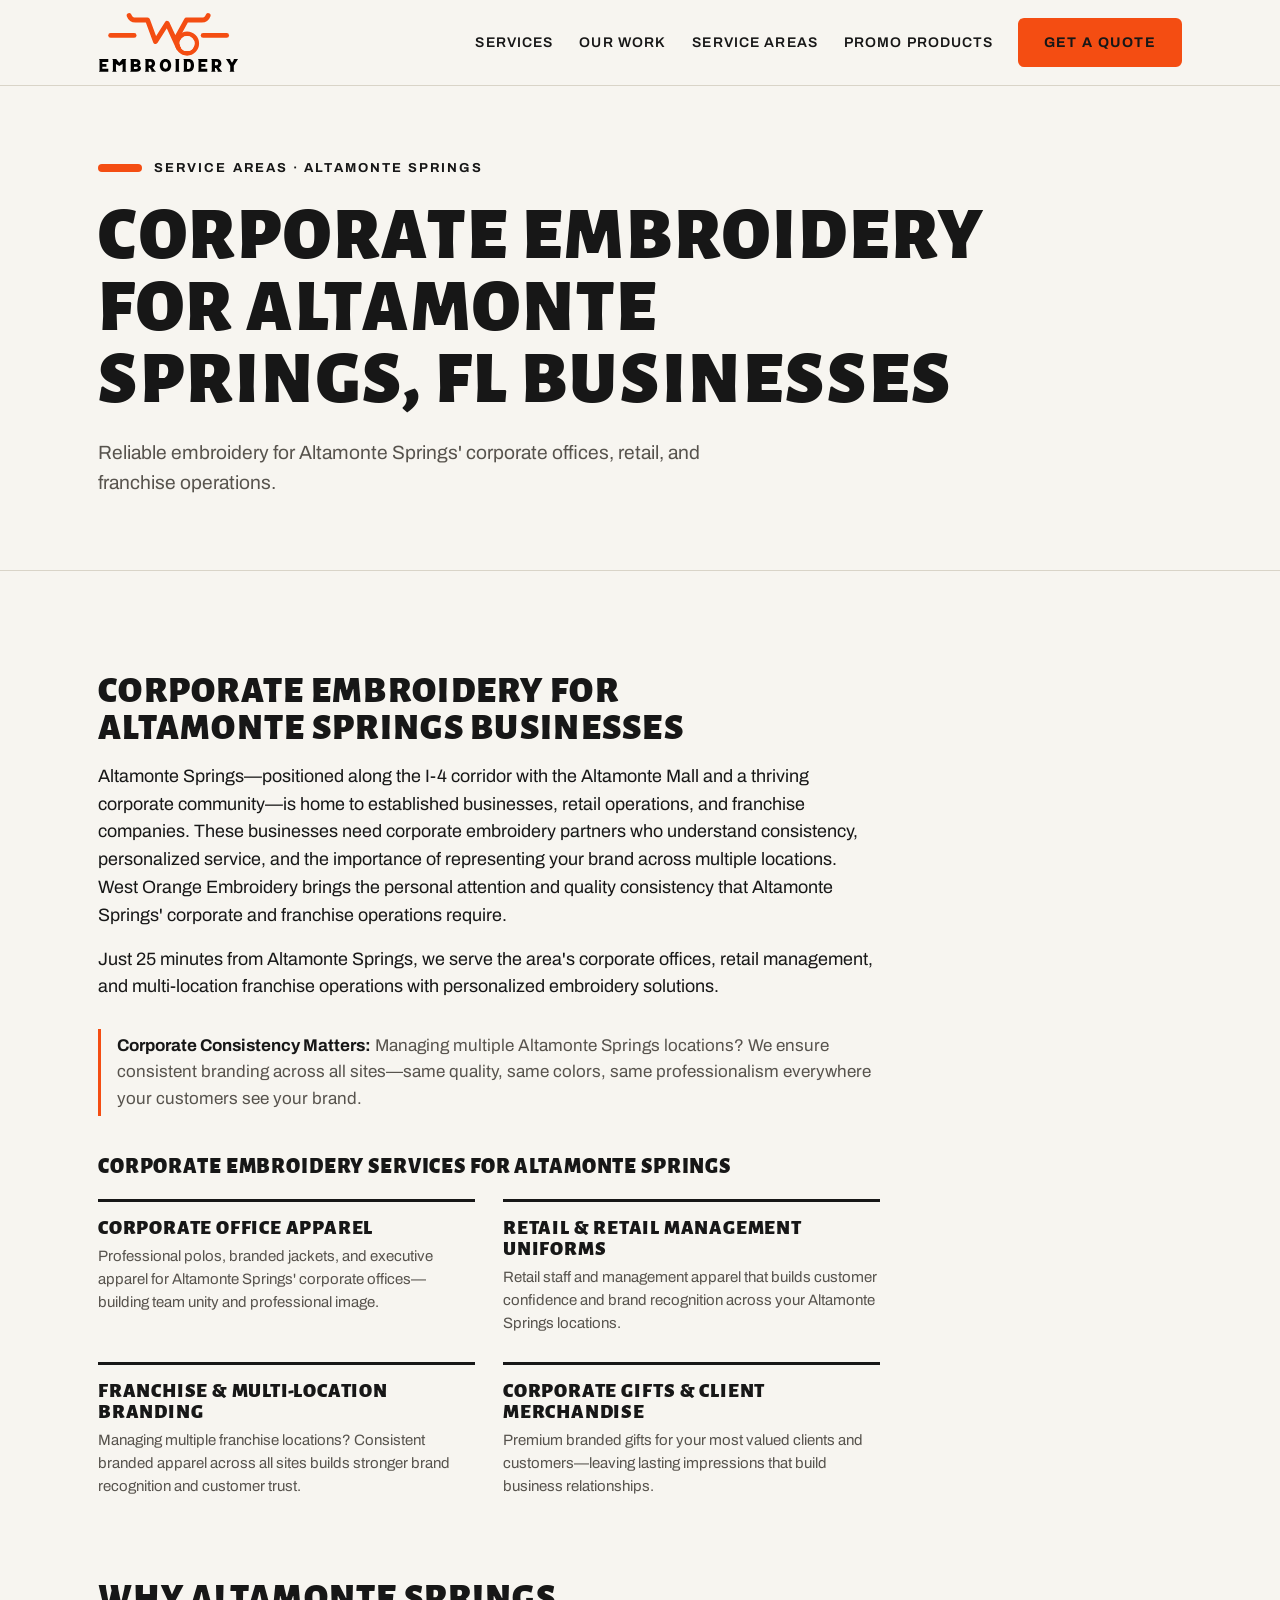
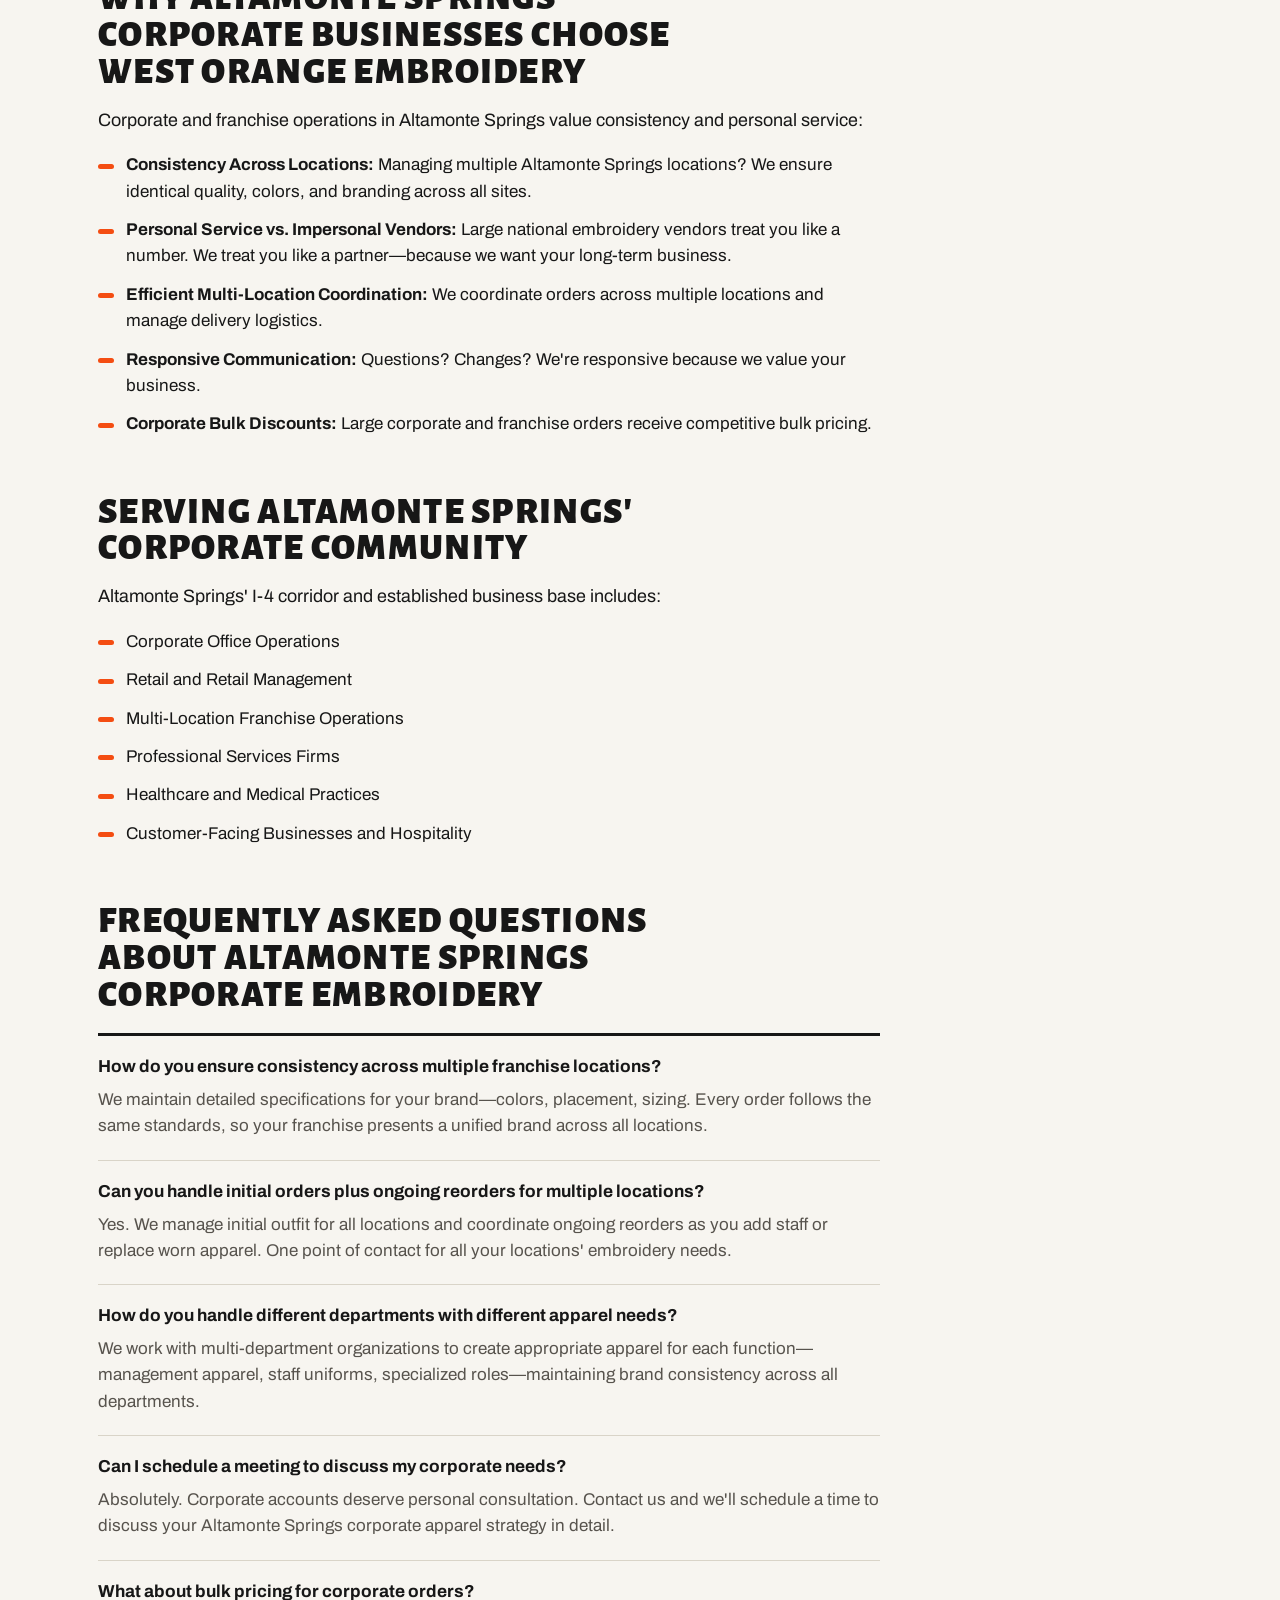
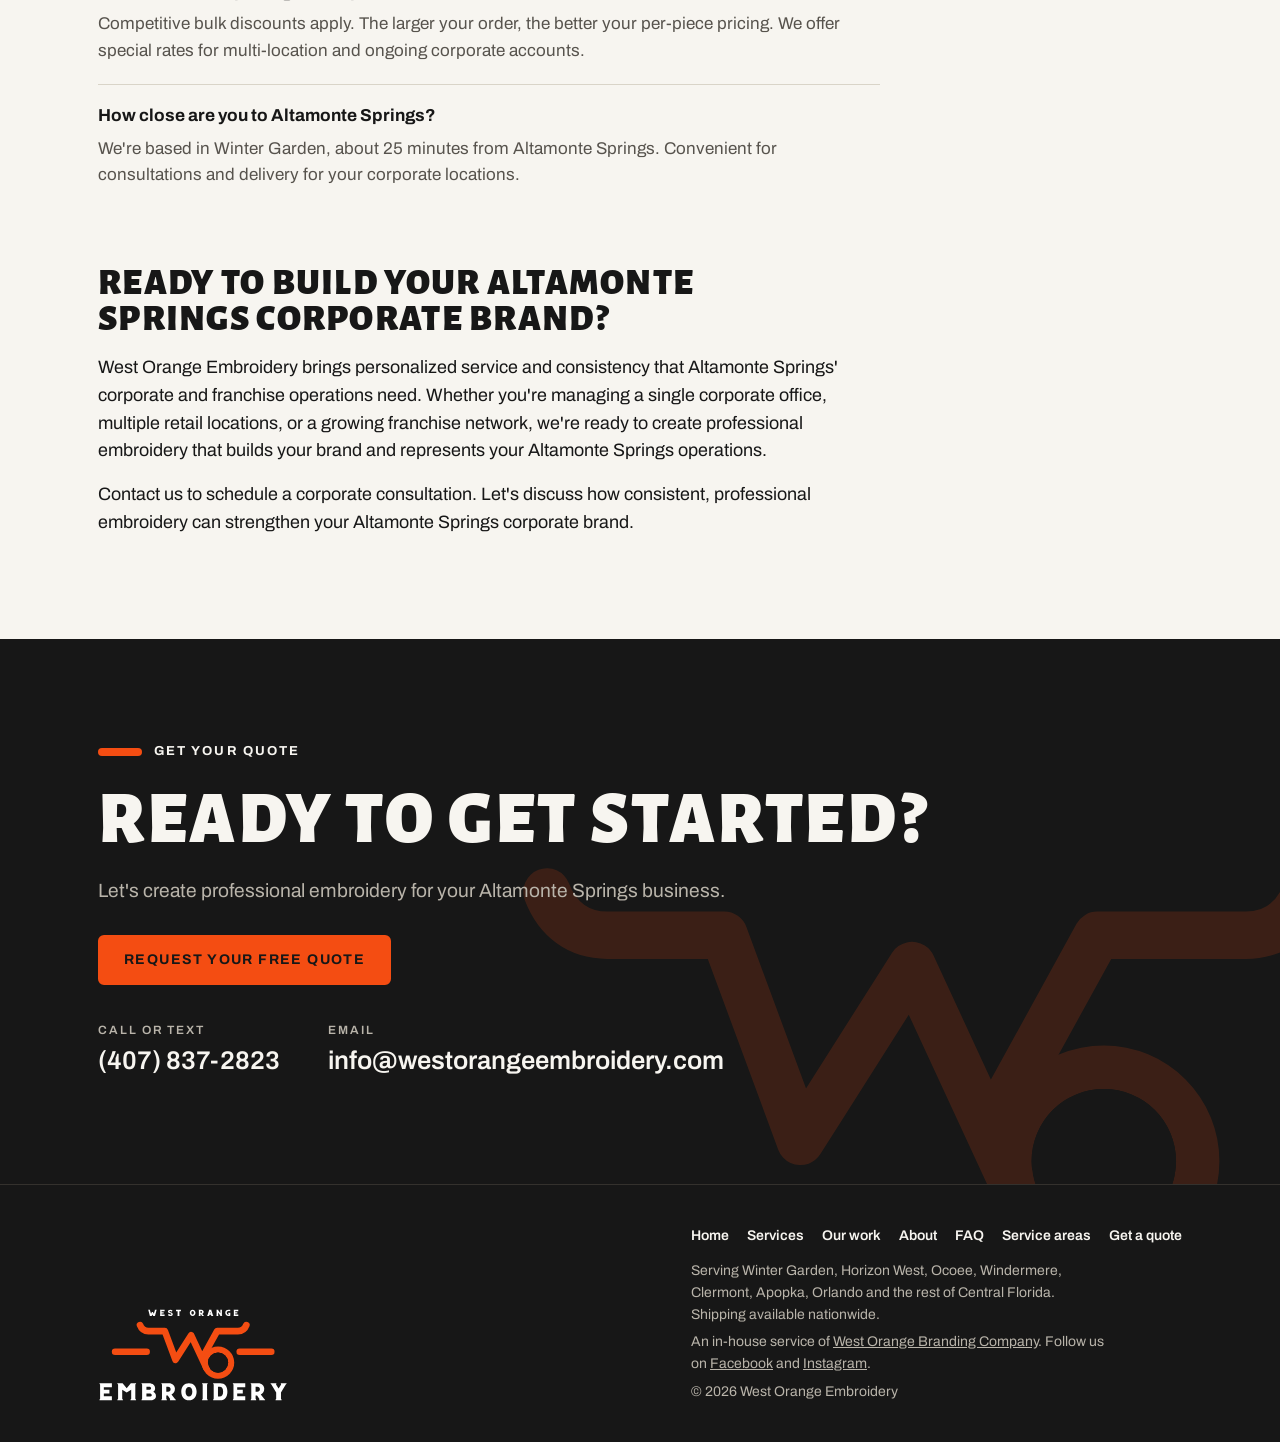
<file: service-areas/altamonte-springs.html>
<!doctype html>
<html lang="en">
<head>
<meta charset="utf-8">
<meta name="viewport" content="width=device-width,initial-scale=1,viewport-fit=cover">
<title>Corporate Embroidery for Altamonte Springs Businesses | West Orange Embroidery</title>
<meta name="description" content="Corporate embroidery for Altamonte Springs offices, retail, and franchises. Consistency and personal service vs. impersonal vendors.">
<link rel="canonical" href="https://westorangeembroidery.com/service-areas/altamonte-springs.html">
<meta property="og:type" content="website">
<meta property="og:site_name" content="West Orange Embroidery">
<meta property="og:url" content="https://westorangeembroidery.com/service-areas/altamonte-springs.html">
<meta property="og:title" content="Corporate Embroidery for Altamonte Springs Businesses | West Orange Embroidery">
<meta property="og:description" content="Corporate embroidery for Altamonte Springs offices, retail, and franchises. Consistency and personal service vs. impersonal vendors.">
<meta property="og:image" content="https://westorangeembroidery.com/share.png">
<meta name="twitter:card" content="summary_large_image">
<link rel="icon" type="image/svg+xml" href="../favicon.svg">
<link rel="icon" type="image/x-icon" href="../favicon.ico">
<link rel="apple-touch-icon" href="../apple-touch-icon.png">
<link rel="preconnect" href="https://fonts.googleapis.com">
<link rel="preconnect" href="https://fonts.gstatic.com" crossorigin>
<link rel="stylesheet" href="https://fonts.googleapis.com/css2?family=Alegreya+Sans:wght@800;900&family=Archivo:wght@400;500;600;700&display=swap">
<link rel="stylesheet" href="../styles.css">
</head>
<body>
<div class="site">
<header class="site-header">
  <div class="wrap">
    <a class="brand" href="../" aria-label="West Orange Embroidery, home"><img src="../logo-header.svg" alt="WO Embroidery" width="141" height="61"></a>
    <ul class="nav-links"><li><a href="../#services">Services</a></li><li><a href="../#work">Our work</a></li><li><a href="./"><span class="nav-long">Service </span>areas</a></li><li><a href="https://www.westorangebranding.com/">Promo products</a></li></ul>
    <a class="btn btn-primary" href="../#quote">Get a quote</a>
  </div>
</header>
<main>
<section class="page-hero">
  <div class="wrap">
    <p class="marker">Service areas · Altamonte Springs</p>
    <h1 class="display">Corporate Embroidery for Altamonte Springs, FL Businesses</h1>
    <p class="lede">Reliable embroidery for Altamonte Springs' corporate offices, retail, and franchise operations.</p>
  </div>
</section>
<section>
  <div class="wrap">
    <div class="article">
<h2>Corporate Embroidery for Altamonte Springs Businesses</h2>
<p>Altamonte Springs—positioned along the I-4 corridor with the Altamonte Mall and a thriving corporate community—is home to established businesses, retail operations, and franchise companies. These businesses need corporate embroidery partners who understand consistency, personalized service, and the importance of representing your brand across multiple locations. West Orange Embroidery brings the personal attention and quality consistency that Altamonte Springs' corporate and franchise operations require.</p>
<p>Just 25 minutes from Altamonte Springs, we serve the area's corporate offices, retail management, and multi-location franchise operations with personalized embroidery solutions.</p>
<div class="highlight-box">
<strong>Corporate Consistency Matters:</strong> Managing multiple Altamonte Springs locations? We ensure consistent branding across all sites—same quality, same colors, same professionalism everywhere your customers see your brand.
</div>
<h3>Corporate Embroidery Services for Altamonte Springs</h3>
<div class="services-grid">
<div class="service-item">
<h3>Corporate Office Apparel</h3>
<p>Professional polos, branded jackets, and executive apparel for Altamonte Springs' corporate offices—building team unity and professional image.</p>
</div>
<div class="service-item">
<h3>Retail &amp; Retail Management Uniforms</h3>
<p>Retail staff and management apparel that builds customer confidence and brand recognition across your Altamonte Springs locations.</p>
</div>
<div class="service-item">
<h3>Franchise &amp; Multi-Location Branding</h3>
<p>Managing multiple franchise locations? Consistent branded apparel across all sites builds stronger brand recognition and customer trust.</p>
</div>
<div class="service-item">
<h3>Corporate Gifts &amp; Client Merchandise</h3>
<p>Premium branded gifts for your most valued clients and customers—leaving lasting impressions that build business relationships.</p>
</div>
</div>
<h2>Why Altamonte Springs Corporate Businesses Choose West Orange Embroidery</h2>
<p>Corporate and franchise operations in Altamonte Springs value consistency and personal service:</p>
<ul class="why-list">
<li><strong>Consistency Across Locations:</strong> Managing multiple Altamonte Springs locations? We ensure identical quality, colors, and branding across all sites.</li>
<li><strong>Personal Service vs. Impersonal Vendors:</strong> Large national embroidery vendors treat you like a number. We treat you like a partner—because we want your long-term business.</li>
<li><strong>Efficient Multi-Location Coordination:</strong> We coordinate orders across multiple locations and manage delivery logistics.</li>
<li><strong>Responsive Communication:</strong> Questions? Changes? We're responsive because we value your business.</li>
<li><strong>Corporate Bulk Discounts:</strong> Large corporate and franchise orders receive competitive bulk pricing.</li>
</ul>
<h2>Serving Altamonte Springs' Corporate Community</h2>
<p>Altamonte Springs' I-4 corridor and established business base includes:</p>
<ul class="why-list">
<li>Corporate Office Operations</li>
<li>Retail and Retail Management</li>
<li>Multi-Location Franchise Operations</li>
<li>Professional Services Firms</li>
<li>Healthcare and Medical Practices</li>
<li>Customer-Facing Businesses and Hospitality</li>
</ul>
<h2>Frequently Asked Questions About Altamonte Springs Corporate Embroidery</h2>
<div class="faq-section">
<div class="faq-item">
<div class="faq-question">How do you ensure consistency across multiple franchise locations?</div>
<div class="faq-answer">We maintain detailed specifications for your brand—colors, placement, sizing. Every order follows the same standards, so your franchise presents a unified brand across all locations.</div>
</div>
<div class="faq-item">
<div class="faq-question">Can you handle initial orders plus ongoing reorders for multiple locations?</div>
<div class="faq-answer">Yes. We manage initial outfit for all locations and coordinate ongoing reorders as you add staff or replace worn apparel. One point of contact for all your locations' embroidery needs.</div>
</div>
<div class="faq-item">
<div class="faq-question">How do you handle different departments with different apparel needs?</div>
<div class="faq-answer">We work with multi-department organizations to create appropriate apparel for each function—management apparel, staff uniforms, specialized roles—maintaining brand consistency across all departments.</div>
</div>
<div class="faq-item">
<div class="faq-question">Can I schedule a meeting to discuss my corporate needs?</div>
<div class="faq-answer">Absolutely. Corporate accounts deserve personal consultation. Contact us and we'll schedule a time to discuss your Altamonte Springs corporate apparel strategy in detail.</div>
</div>
<div class="faq-item">
<div class="faq-question">What about bulk pricing for corporate orders?</div>
<div class="faq-answer">Competitive bulk discounts apply. The larger your order, the better your per-piece pricing. We offer special rates for multi-location and ongoing corporate accounts.</div>
</div>
<div class="faq-item">
<div class="faq-question">How close are you to Altamonte Springs?</div>
<div class="faq-answer">We're based in Winter Garden, about 25 minutes from Altamonte Springs. Convenient for consultations and delivery for your corporate locations.</div>
</div>
</div>
<h2>Ready to Build Your Altamonte Springs Corporate Brand?</h2>
<p>West Orange Embroidery brings personalized service and consistency that Altamonte Springs' corporate and franchise operations need. Whether you're managing a single corporate office, multiple retail locations, or a growing franchise network, we're ready to create professional embroidery that builds your brand and represents your Altamonte Springs operations.</p>
<p>Contact us to schedule a corporate consultation. Let's discuss how consistent, professional embroidery can strengthen your Altamonte Springs corporate brand.</p>
    </div>
  </div>
</section>
<section class="dark close">
  <div class="wrap">
    <p class="marker">Get your quote</p>
    <h2 class="display">Ready to Get Started?</h2>
    <p class="lede">Let's create professional embroidery for your Altamonte Springs business.</p>
    <div class="actions"><a class="btn btn-primary" href="../#quote">Request your free quote</a></div>
    <dl class="contact">
      <div><dt>Call or text</dt><dd><a href="tel:+14078372823">(407) 837-2823</a></dd></div>
      <div><dt>Email</dt><dd><a href="mailto:info@westorangeembroidery.com">info@westorangeembroidery.com</a></dd></div>
    </dl>
  </div>
</section></main>
<footer class="dark">
  <div class="wrap">
    <img src="../logo-footer.svg" alt="West Orange Embroidery" width="190" height="85">
    <div>
      <ul class="foot-links"><li><a href="../">Home</a></li><li><a href="../#services">Services</a></li><li><a href="../#work">Our work</a></li><li><a href="../#about">About</a></li><li><a href="../#faq">FAQ</a></li><li><a href="./">Service areas</a></li><li><a href="../#quote">Get a quote</a></li></ul>
      <p>Serving Winter Garden, Horizon West, Ocoee, Windermere, Clermont, Apopka, Orlando and the rest of Central Florida. Shipping available nationwide.</p>
      <p>An in-house service of <a href="https://www.westorangebranding.com/">West Orange Branding Company</a>. Follow us on <a href="https://facebook.com/westorangeembroidery" target="_blank" rel="noopener">Facebook</a> and <a href="https://instagram.com/westorangeembroidery" target="_blank" rel="noopener">Instagram</a>.</p>
      <p>&copy; 2026 West Orange Embroidery</p>
    </div>
  </div>
</footer></div>
</body>
</html>
</file>
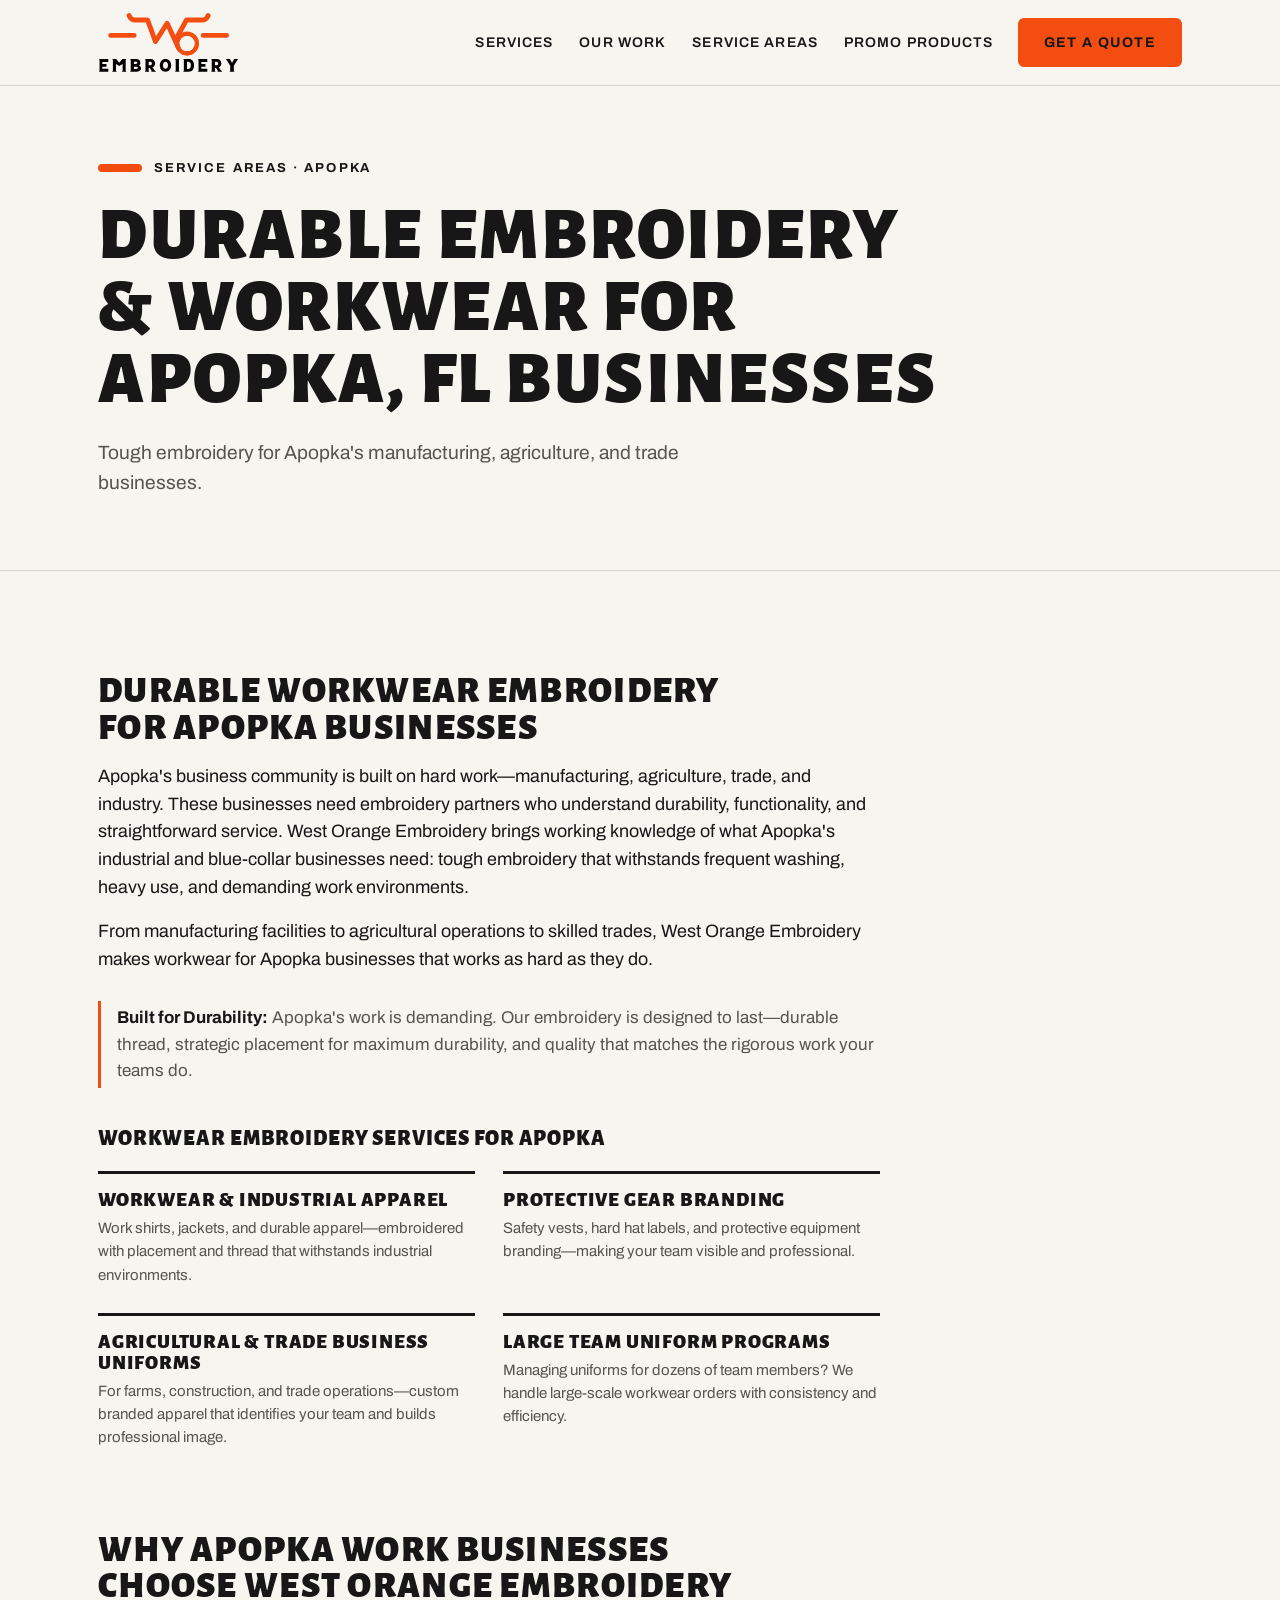
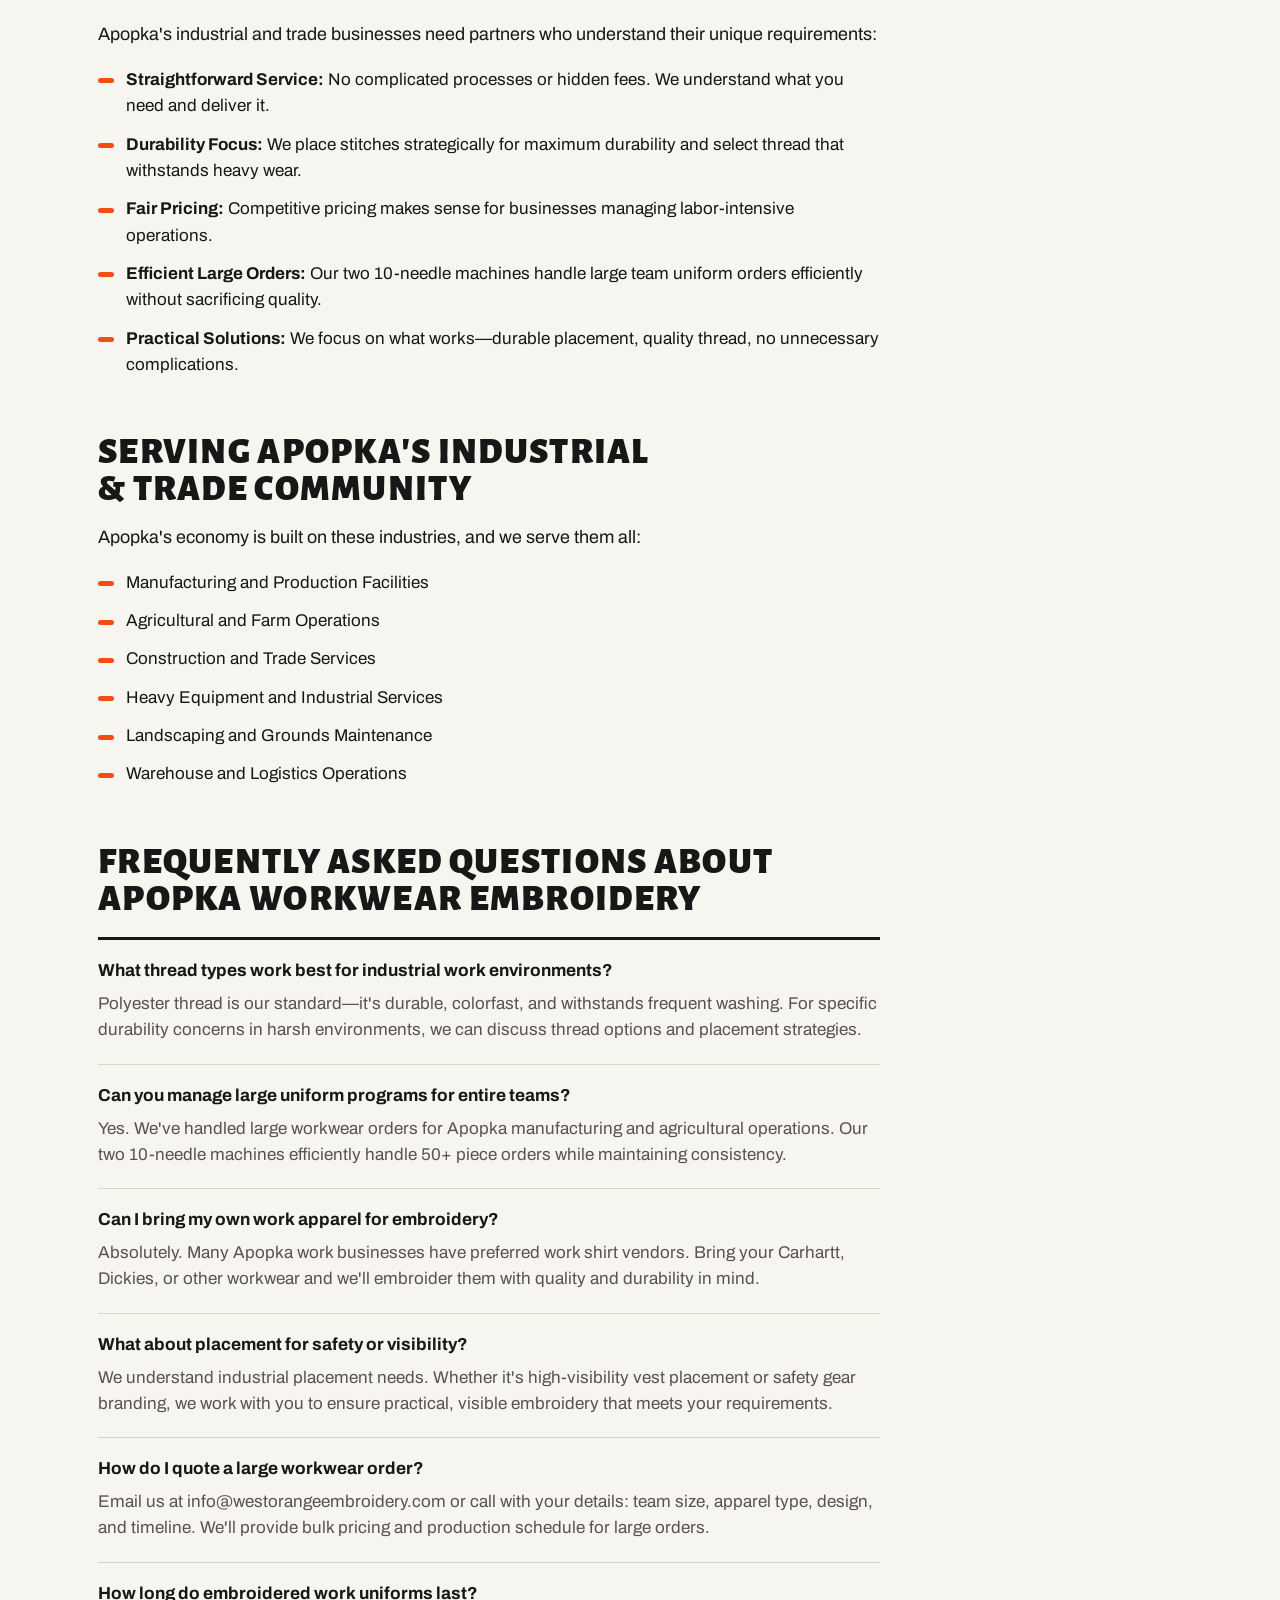
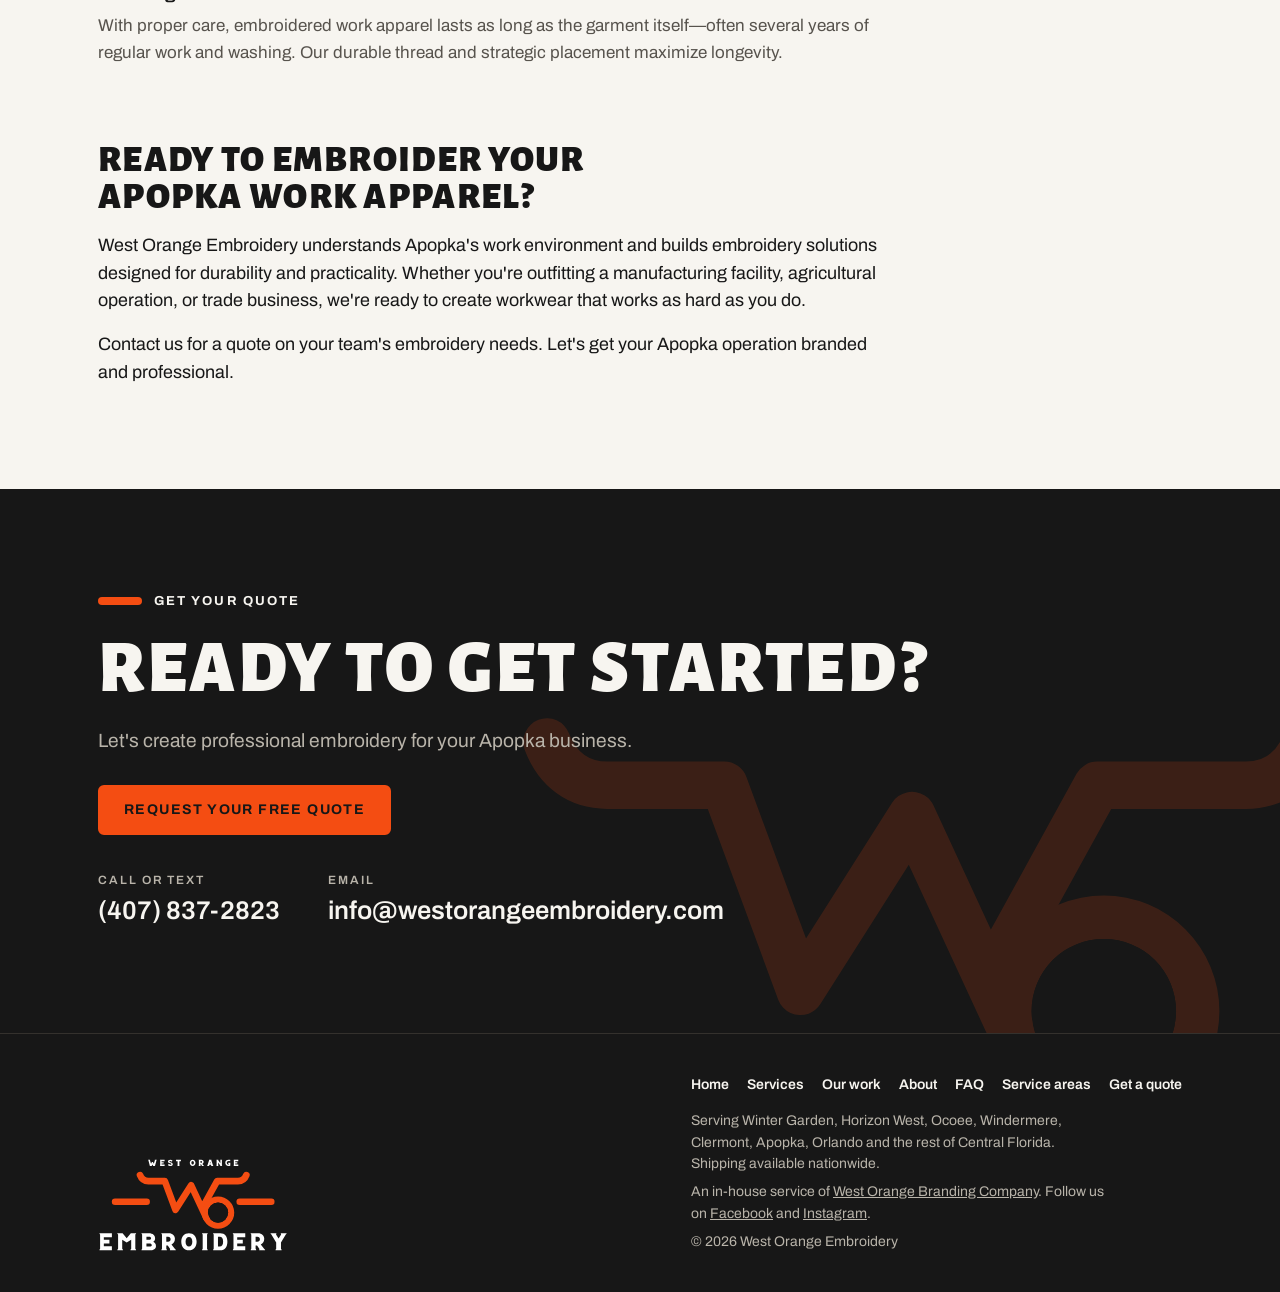
<file: service-areas/apopka.html>
<!doctype html>
<html lang="en">
<head>
<meta charset="utf-8">
<meta name="viewport" content="width=device-width,initial-scale=1,viewport-fit=cover">
<title>Durable Embroidery &amp; Workwear for Apopka Businesses | West Orange Embroidery</title>
<meta name="description" content="Durable workwear embroidery for Apopka manufacturing, agriculture, and trade businesses. Industrial-strength apparel branding.">
<link rel="canonical" href="https://westorangeembroidery.com/service-areas/apopka.html">
<meta property="og:type" content="website">
<meta property="og:site_name" content="West Orange Embroidery">
<meta property="og:url" content="https://westorangeembroidery.com/service-areas/apopka.html">
<meta property="og:title" content="Durable Embroidery &amp; Workwear for Apopka Businesses | West Orange Embroidery">
<meta property="og:description" content="Durable workwear embroidery for Apopka manufacturing, agriculture, and trade businesses. Industrial-strength apparel branding.">
<meta property="og:image" content="https://westorangeembroidery.com/share.png">
<meta name="twitter:card" content="summary_large_image">
<link rel="icon" type="image/svg+xml" href="../favicon.svg">
<link rel="icon" type="image/x-icon" href="../favicon.ico">
<link rel="apple-touch-icon" href="../apple-touch-icon.png">
<link rel="preconnect" href="https://fonts.googleapis.com">
<link rel="preconnect" href="https://fonts.gstatic.com" crossorigin>
<link rel="stylesheet" href="https://fonts.googleapis.com/css2?family=Alegreya+Sans:wght@800;900&family=Archivo:wght@400;500;600;700&display=swap">
<link rel="stylesheet" href="../styles.css">
</head>
<body>
<div class="site">
<header class="site-header">
  <div class="wrap">
    <a class="brand" href="../" aria-label="West Orange Embroidery, home"><img src="../logo-header.svg" alt="WO Embroidery" width="141" height="61"></a>
    <ul class="nav-links"><li><a href="../#services">Services</a></li><li><a href="../#work">Our work</a></li><li><a href="./"><span class="nav-long">Service </span>areas</a></li><li><a href="https://www.westorangebranding.com/">Promo products</a></li></ul>
    <a class="btn btn-primary" href="../#quote">Get a quote</a>
  </div>
</header>
<main>
<section class="page-hero">
  <div class="wrap">
    <p class="marker">Service areas · Apopka</p>
    <h1 class="display">Durable Embroidery & Workwear for Apopka, FL Businesses</h1>
    <p class="lede">Tough embroidery for Apopka's manufacturing, agriculture, and trade businesses.</p>
  </div>
</section>
<section>
  <div class="wrap">
    <div class="article">
<h2>Durable Workwear Embroidery for Apopka Businesses</h2>
<p>Apopka's business community is built on hard work—manufacturing, agriculture, trade, and industry. These businesses need embroidery partners who understand durability, functionality, and straightforward service. West Orange Embroidery brings working knowledge of what Apopka's industrial and blue-collar businesses need: tough embroidery that withstands frequent washing, heavy use, and demanding work environments.</p>
<p>From manufacturing facilities to agricultural operations to skilled trades, West Orange Embroidery makes workwear for Apopka businesses that works as hard as they do.</p>
<div class="highlight-box">
<strong>Built for Durability:</strong> Apopka's work is demanding. Our embroidery is designed to last—durable thread, strategic placement for maximum durability, and quality that matches the rigorous work your teams do.
</div>
<h3>Workwear Embroidery Services for Apopka</h3>
<div class="services-grid">
<div class="service-item">
<h3>Workwear &amp; Industrial Apparel</h3>
<p>Work shirts, jackets, and durable apparel—embroidered with placement and thread that withstands industrial environments.</p>
</div>
<div class="service-item">
<h3>Protective Gear Branding</h3>
<p>Safety vests, hard hat labels, and protective equipment branding—making your team visible and professional.</p>
</div>
<div class="service-item">
<h3>Agricultural &amp; Trade Business Uniforms</h3>
<p>For farms, construction, and trade operations—custom branded apparel that identifies your team and builds professional image.</p>
</div>
<div class="service-item">
<h3>Large Team Uniform Programs</h3>
<p>Managing uniforms for dozens of team members? We handle large-scale workwear orders with consistency and efficiency.</p>
</div>
</div>
<h2>Why Apopka Work Businesses Choose West Orange Embroidery</h2>
<p>Apopka's industrial and trade businesses need partners who understand their unique requirements:</p>
<ul class="why-list">
<li><strong>Straightforward Service:</strong> No complicated processes or hidden fees. We understand what you need and deliver it.</li>
<li><strong>Durability Focus:</strong> We place stitches strategically for maximum durability and select thread that withstands heavy wear.</li>
<li><strong>Fair Pricing:</strong> Competitive pricing makes sense for businesses managing labor-intensive operations.</li>
<li><strong>Efficient Large Orders:</strong> Our two 10-needle machines handle large team uniform orders efficiently without sacrificing quality.</li>
<li><strong>Practical Solutions:</strong> We focus on what works—durable placement, quality thread, no unnecessary complications.</li>
</ul>
<h2>Serving Apopka's Industrial &amp; Trade Community</h2>
<p>Apopka's economy is built on these industries, and we serve them all:</p>
<ul class="why-list">
<li>Manufacturing and Production Facilities</li>
<li>Agricultural and Farm Operations</li>
<li>Construction and Trade Services</li>
<li>Heavy Equipment and Industrial Services</li>
<li>Landscaping and Grounds Maintenance</li>
<li>Warehouse and Logistics Operations</li>
</ul>
<h2>Frequently Asked Questions About Apopka Workwear Embroidery</h2>
<div class="faq-section">
<div class="faq-item">
<div class="faq-question">What thread types work best for industrial work environments?</div>
<div class="faq-answer">Polyester thread is our standard—it's durable, colorfast, and withstands frequent washing. For specific durability concerns in harsh environments, we can discuss thread options and placement strategies.</div>
</div>
<div class="faq-item">
<div class="faq-question">Can you manage large uniform programs for entire teams?</div>
<div class="faq-answer">Yes. We've handled large workwear orders for Apopka manufacturing and agricultural operations. Our two 10-needle machines efficiently handle 50+ piece orders while maintaining consistency.</div>
</div>
<div class="faq-item">
<div class="faq-question">Can I bring my own work apparel for embroidery?</div>
<div class="faq-answer">Absolutely. Many Apopka work businesses have preferred work shirt vendors. Bring your Carhartt, Dickies, or other workwear and we'll embroider them with quality and durability in mind.</div>
</div>
<div class="faq-item">
<div class="faq-question">What about placement for safety or visibility?</div>
<div class="faq-answer">We understand industrial placement needs. Whether it's high-visibility vest placement or safety gear branding, we work with you to ensure practical, visible embroidery that meets your requirements.</div>
</div>
<div class="faq-item">
<div class="faq-question">How do I quote a large workwear order?</div>
<div class="faq-answer">Email us at info@westorangeembroidery.com or call with your details: team size, apparel type, design, and timeline. We'll provide bulk pricing and production schedule for large orders.</div>
</div>
<div class="faq-item">
<div class="faq-question">How long do embroidered work uniforms last?</div>
<div class="faq-answer">With proper care, embroidered work apparel lasts as long as the garment itself—often several years of regular work and washing. Our durable thread and strategic placement maximize longevity.</div>
</div>
</div>
<h2>Ready to Embroider Your Apopka Work Apparel?</h2>
<p>West Orange Embroidery understands Apopka's work environment and builds embroidery solutions designed for durability and practicality. Whether you're outfitting a manufacturing facility, agricultural operation, or trade business, we're ready to create workwear that works as hard as you do.</p>
<p>Contact us for a quote on your team's embroidery needs. Let's get your Apopka operation branded and professional.</p>
    </div>
  </div>
</section>
<section class="dark close">
  <div class="wrap">
    <p class="marker">Get your quote</p>
    <h2 class="display">Ready to Get Started?</h2>
    <p class="lede">Let's create professional embroidery for your Apopka business.</p>
    <div class="actions"><a class="btn btn-primary" href="../#quote">Request your free quote</a></div>
    <dl class="contact">
      <div><dt>Call or text</dt><dd><a href="tel:+14078372823">(407) 837-2823</a></dd></div>
      <div><dt>Email</dt><dd><a href="mailto:info@westorangeembroidery.com">info@westorangeembroidery.com</a></dd></div>
    </dl>
  </div>
</section></main>
<footer class="dark">
  <div class="wrap">
    <img src="../logo-footer.svg" alt="West Orange Embroidery" width="190" height="85">
    <div>
      <ul class="foot-links"><li><a href="../">Home</a></li><li><a href="../#services">Services</a></li><li><a href="../#work">Our work</a></li><li><a href="../#about">About</a></li><li><a href="../#faq">FAQ</a></li><li><a href="./">Service areas</a></li><li><a href="../#quote">Get a quote</a></li></ul>
      <p>Serving Winter Garden, Horizon West, Ocoee, Windermere, Clermont, Apopka, Orlando and the rest of Central Florida. Shipping available nationwide.</p>
      <p>An in-house service of <a href="https://www.westorangebranding.com/">West Orange Branding Company</a>. Follow us on <a href="https://facebook.com/westorangeembroidery" target="_blank" rel="noopener">Facebook</a> and <a href="https://instagram.com/westorangeembroidery" target="_blank" rel="noopener">Instagram</a>.</p>
      <p>&copy; 2026 West Orange Embroidery</p>
    </div>
  </div>
</footer></div>
</body>
</html>
</file>
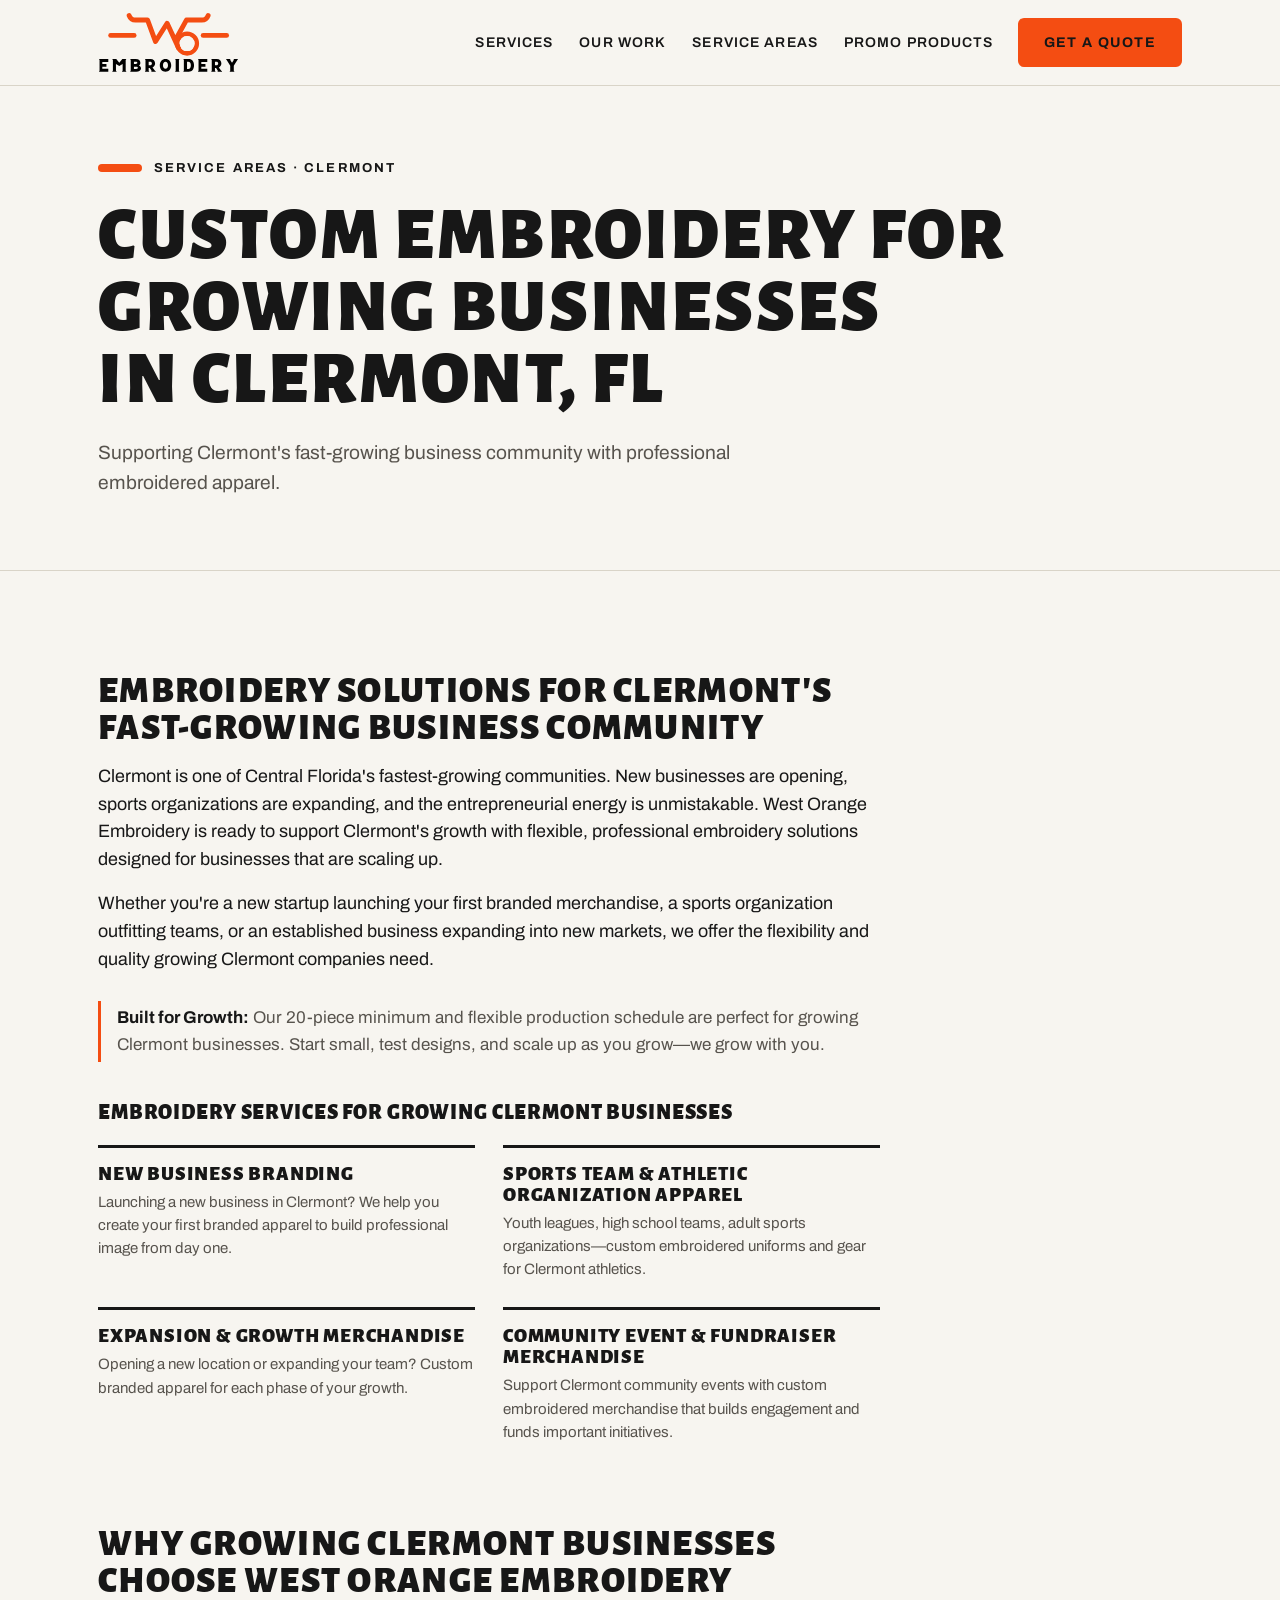
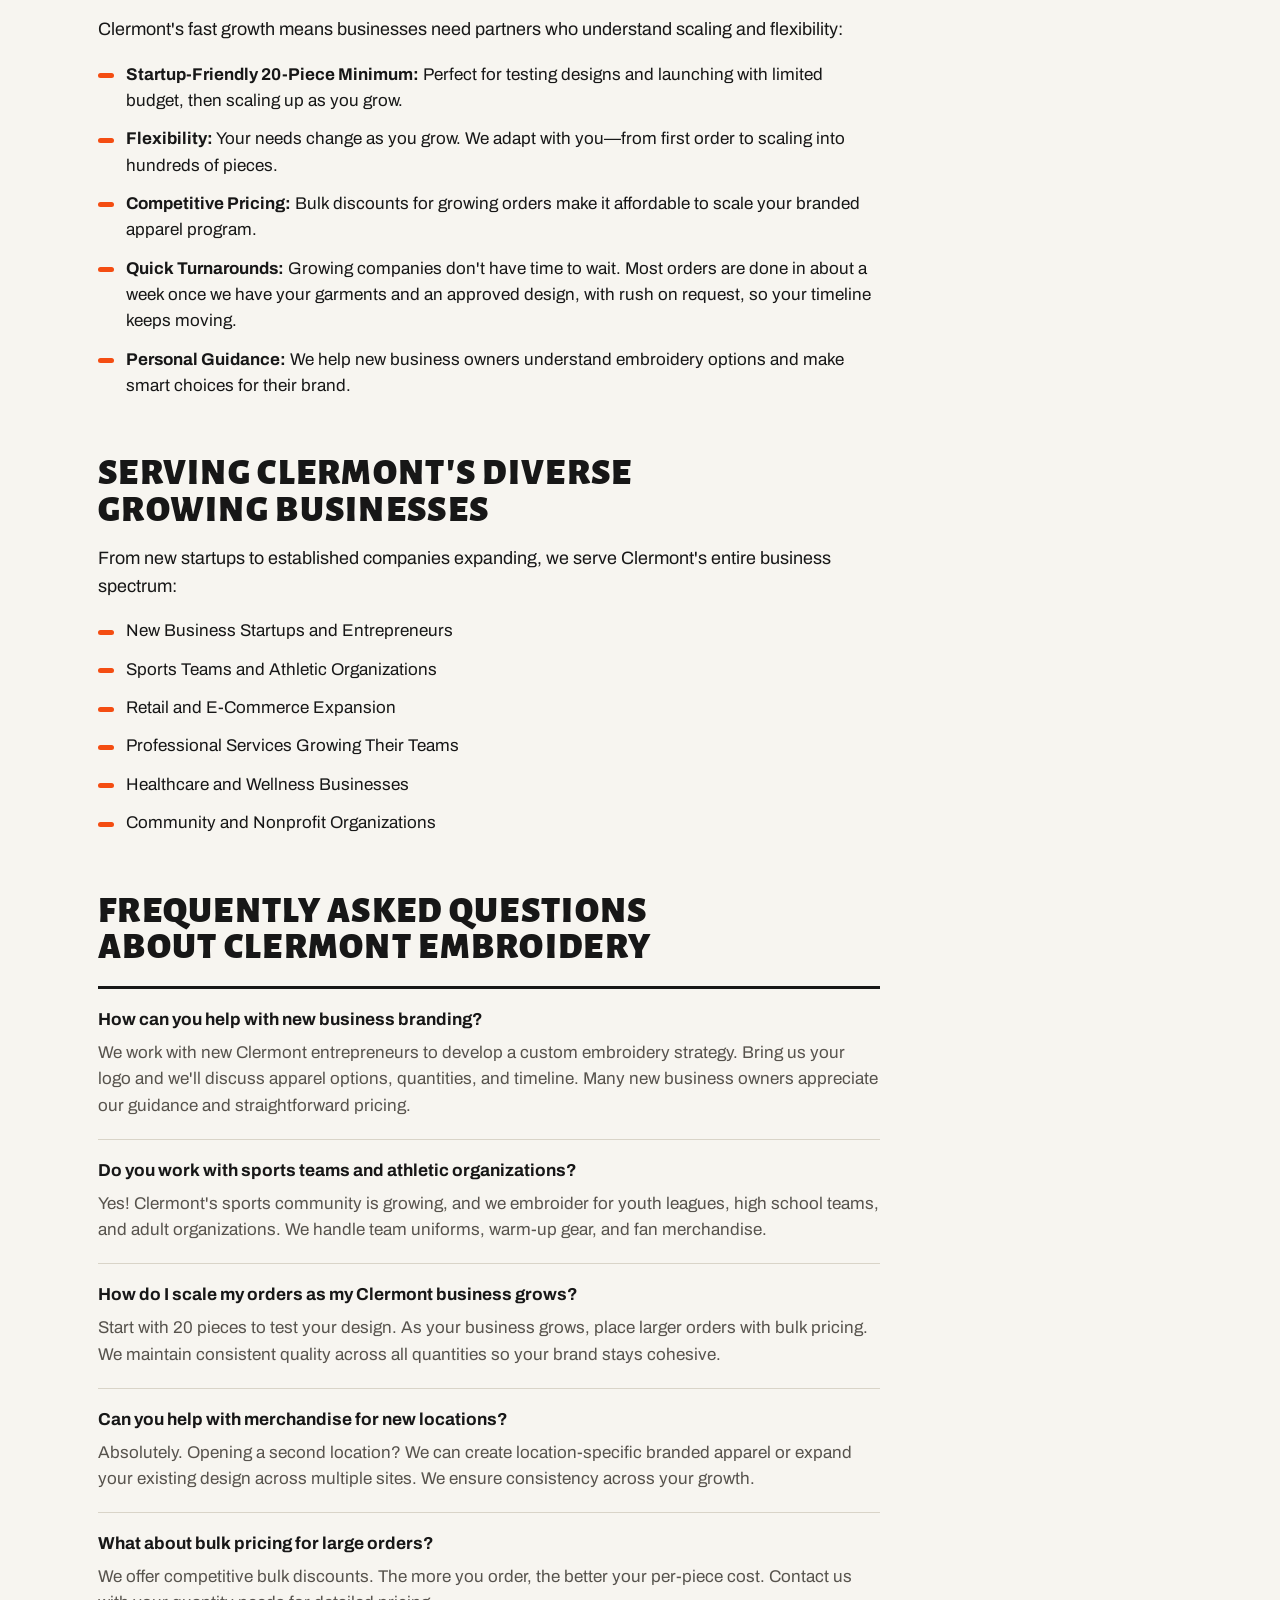
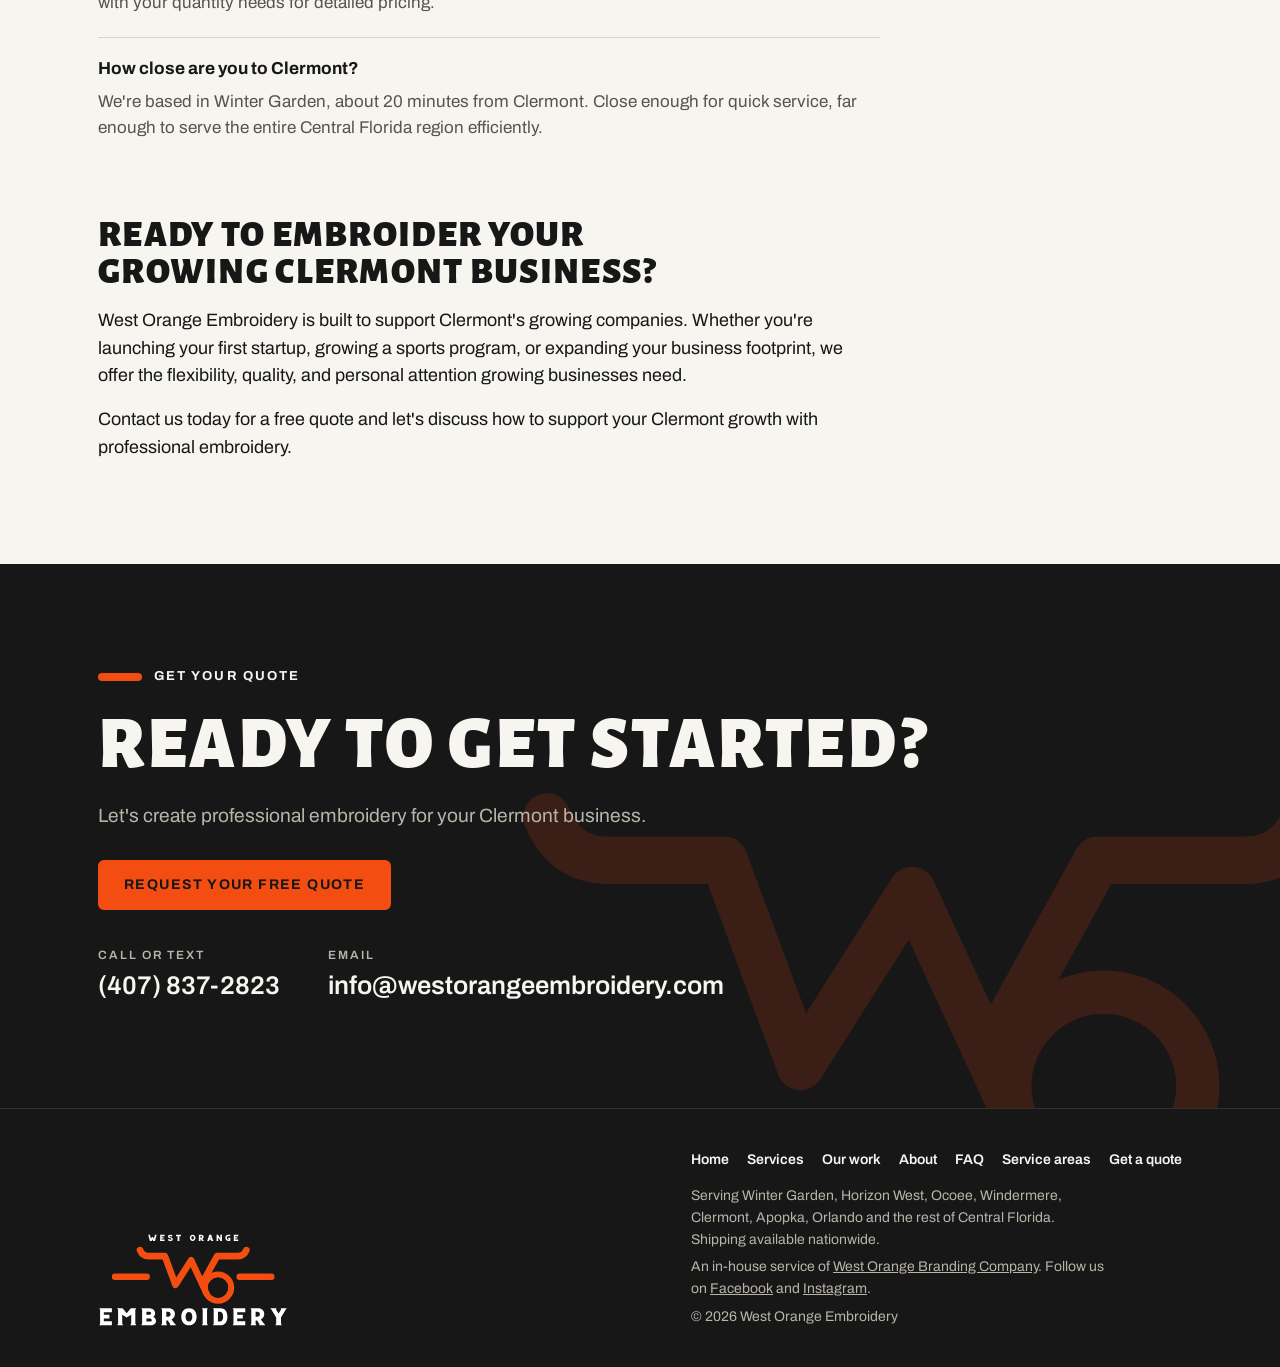
<file: service-areas/clermont.html>
<!doctype html>
<html lang="en">
<head>
<meta charset="utf-8">
<meta name="viewport" content="width=device-width,initial-scale=1,viewport-fit=cover">
<title>Custom Embroidery for Growing Businesses in Clermont, FL | West Orange Embroidery</title>
<meta name="description" content="Custom embroidery for Clermont growing businesses, sports organizations, and startups. Flexible solutions for companies scaling up.">
<link rel="canonical" href="https://westorangeembroidery.com/service-areas/clermont.html">
<meta property="og:type" content="website">
<meta property="og:site_name" content="West Orange Embroidery">
<meta property="og:url" content="https://westorangeembroidery.com/service-areas/clermont.html">
<meta property="og:title" content="Custom Embroidery for Growing Businesses in Clermont, FL | West Orange Embroidery">
<meta property="og:description" content="Custom embroidery for Clermont growing businesses, sports organizations, and startups. Flexible solutions for companies scaling up.">
<meta property="og:image" content="https://westorangeembroidery.com/share.png">
<meta name="twitter:card" content="summary_large_image">
<link rel="icon" type="image/svg+xml" href="../favicon.svg">
<link rel="icon" type="image/x-icon" href="../favicon.ico">
<link rel="apple-touch-icon" href="../apple-touch-icon.png">
<link rel="preconnect" href="https://fonts.googleapis.com">
<link rel="preconnect" href="https://fonts.gstatic.com" crossorigin>
<link rel="stylesheet" href="https://fonts.googleapis.com/css2?family=Alegreya+Sans:wght@800;900&family=Archivo:wght@400;500;600;700&display=swap">
<link rel="stylesheet" href="../styles.css">
</head>
<body>
<div class="site">
<header class="site-header">
  <div class="wrap">
    <a class="brand" href="../" aria-label="West Orange Embroidery, home"><img src="../logo-header.svg" alt="WO Embroidery" width="141" height="61"></a>
    <ul class="nav-links"><li><a href="../#services">Services</a></li><li><a href="../#work">Our work</a></li><li><a href="./"><span class="nav-long">Service </span>areas</a></li><li><a href="https://www.westorangebranding.com/">Promo products</a></li></ul>
    <a class="btn btn-primary" href="../#quote">Get a quote</a>
  </div>
</header>
<main>
<section class="page-hero">
  <div class="wrap">
    <p class="marker">Service areas · Clermont</p>
    <h1 class="display">Custom Embroidery for Growing Businesses in Clermont, FL</h1>
    <p class="lede">Supporting Clermont's fast-growing business community with professional embroidered apparel.</p>
  </div>
</section>
<section>
  <div class="wrap">
    <div class="article">
<h2>Embroidery Solutions for Clermont's Fast-Growing Business Community</h2>
<p>Clermont is one of Central Florida's fastest-growing communities. New businesses are opening, sports organizations are expanding, and the entrepreneurial energy is unmistakable. West Orange Embroidery is ready to support Clermont's growth with flexible, professional embroidery solutions designed for businesses that are scaling up.</p>
<p>Whether you're a new startup launching your first branded merchandise, a sports organization outfitting teams, or an established business expanding into new markets, we offer the flexibility and quality growing Clermont companies need.</p>
<div class="highlight-box">
<strong>Built for Growth:</strong> Our 20-piece minimum and flexible production schedule are perfect for growing Clermont businesses. Start small, test designs, and scale up as you grow—we grow with you.
</div>
<h3>Embroidery Services for Growing Clermont Businesses</h3>
<div class="services-grid">
<div class="service-item">
<h3>New Business Branding</h3>
<p>Launching a new business in Clermont? We help you create your first branded apparel to build professional image from day one.</p>
</div>
<div class="service-item">
<h3>Sports Team &amp; Athletic Organization Apparel</h3>
<p>Youth leagues, high school teams, adult sports organizations—custom embroidered uniforms and gear for Clermont athletics.</p>
</div>
<div class="service-item">
<h3>Expansion &amp; Growth Merchandise</h3>
<p>Opening a new location or expanding your team? Custom branded apparel for each phase of your growth.</p>
</div>
<div class="service-item">
<h3>Community Event &amp; Fundraiser Merchandise</h3>
<p>Support Clermont community events with custom embroidered merchandise that builds engagement and funds important initiatives.</p>
</div>
</div>
<h2>Why Growing Clermont Businesses Choose West Orange Embroidery</h2>
<p>Clermont's fast growth means businesses need partners who understand scaling and flexibility:</p>
<ul class="why-list">
<li><strong>Startup-Friendly 20-Piece Minimum:</strong> Perfect for testing designs and launching with limited budget, then scaling up as you grow.</li>
<li><strong>Flexibility:</strong> Your needs change as you grow. We adapt with you—from first order to scaling into hundreds of pieces.</li>
<li><strong>Competitive Pricing:</strong> Bulk discounts for growing orders make it affordable to scale your branded apparel program.</li>
<li><strong>Quick Turnarounds:</strong> Growing companies don't have time to wait. Most orders are done in about a week once we have your garments and an approved design, with rush on request, so your timeline keeps moving.</li>
<li><strong>Personal Guidance:</strong> We help new business owners understand embroidery options and make smart choices for their brand.</li>
</ul>
<h2>Serving Clermont's Diverse Growing Businesses</h2>
<p>From new startups to established companies expanding, we serve Clermont's entire business spectrum:</p>
<ul class="why-list">
<li>New Business Startups and Entrepreneurs</li>
<li>Sports Teams and Athletic Organizations</li>
<li>Retail and E-Commerce Expansion</li>
<li>Professional Services Growing Their Teams</li>
<li>Healthcare and Wellness Businesses</li>
<li>Community and Nonprofit Organizations</li>
</ul>
<h2>Frequently Asked Questions About Clermont Embroidery</h2>
<div class="faq-section">
<div class="faq-item">
<div class="faq-question">How can you help with new business branding?</div>
<div class="faq-answer">We work with new Clermont entrepreneurs to develop a custom embroidery strategy. Bring us your logo and we'll discuss apparel options, quantities, and timeline. Many new business owners appreciate our guidance and straightforward pricing.</div>
</div>
<div class="faq-item">
<div class="faq-question">Do you work with sports teams and athletic organizations?</div>
<div class="faq-answer">Yes! Clermont's sports community is growing, and we embroider for youth leagues, high school teams, and adult organizations. We handle team uniforms, warm-up gear, and fan merchandise.</div>
</div>
<div class="faq-item">
<div class="faq-question">How do I scale my orders as my Clermont business grows?</div>
<div class="faq-answer">Start with 20 pieces to test your design. As your business grows, place larger orders with bulk pricing. We maintain consistent quality across all quantities so your brand stays cohesive.</div>
</div>
<div class="faq-item">
<div class="faq-question">Can you help with merchandise for new locations?</div>
<div class="faq-answer">Absolutely. Opening a second location? We can create location-specific branded apparel or expand your existing design across multiple sites. We ensure consistency across your growth.</div>
</div>
<div class="faq-item">
<div class="faq-question">What about bulk pricing for large orders?</div>
<div class="faq-answer">We offer competitive bulk discounts. The more you order, the better your per-piece cost. Contact us with your quantity needs for detailed pricing.</div>
</div>
<div class="faq-item">
<div class="faq-question">How close are you to Clermont?</div>
<div class="faq-answer">We're based in Winter Garden, about 20 minutes from Clermont. Close enough for quick service, far enough to serve the entire Central Florida region efficiently.</div>
</div>
</div>
<h2>Ready to Embroider Your Growing Clermont Business?</h2>
<p>West Orange Embroidery is built to support Clermont's growing companies. Whether you're launching your first startup, growing a sports program, or expanding your business footprint, we offer the flexibility, quality, and personal attention growing businesses need.</p>
<p>Contact us today for a free quote and let's discuss how to support your Clermont growth with professional embroidery.</p>
    </div>
  </div>
</section>
<section class="dark close">
  <div class="wrap">
    <p class="marker">Get your quote</p>
    <h2 class="display">Ready to Get Started?</h2>
    <p class="lede">Let's create professional embroidery for your Clermont business.</p>
    <div class="actions"><a class="btn btn-primary" href="../#quote">Request your free quote</a></div>
    <dl class="contact">
      <div><dt>Call or text</dt><dd><a href="tel:+14078372823">(407) 837-2823</a></dd></div>
      <div><dt>Email</dt><dd><a href="mailto:info@westorangeembroidery.com">info@westorangeembroidery.com</a></dd></div>
    </dl>
  </div>
</section></main>
<footer class="dark">
  <div class="wrap">
    <img src="../logo-footer.svg" alt="West Orange Embroidery" width="190" height="85">
    <div>
      <ul class="foot-links"><li><a href="../">Home</a></li><li><a href="../#services">Services</a></li><li><a href="../#work">Our work</a></li><li><a href="../#about">About</a></li><li><a href="../#faq">FAQ</a></li><li><a href="./">Service areas</a></li><li><a href="../#quote">Get a quote</a></li></ul>
      <p>Serving Winter Garden, Horizon West, Ocoee, Windermere, Clermont, Apopka, Orlando and the rest of Central Florida. Shipping available nationwide.</p>
      <p>An in-house service of <a href="https://www.westorangebranding.com/">West Orange Branding Company</a>. Follow us on <a href="https://facebook.com/westorangeembroidery" target="_blank" rel="noopener">Facebook</a> and <a href="https://instagram.com/westorangeembroidery" target="_blank" rel="noopener">Instagram</a>.</p>
      <p>&copy; 2026 West Orange Embroidery</p>
    </div>
  </div>
</footer></div>
</body>
</html>
</file>
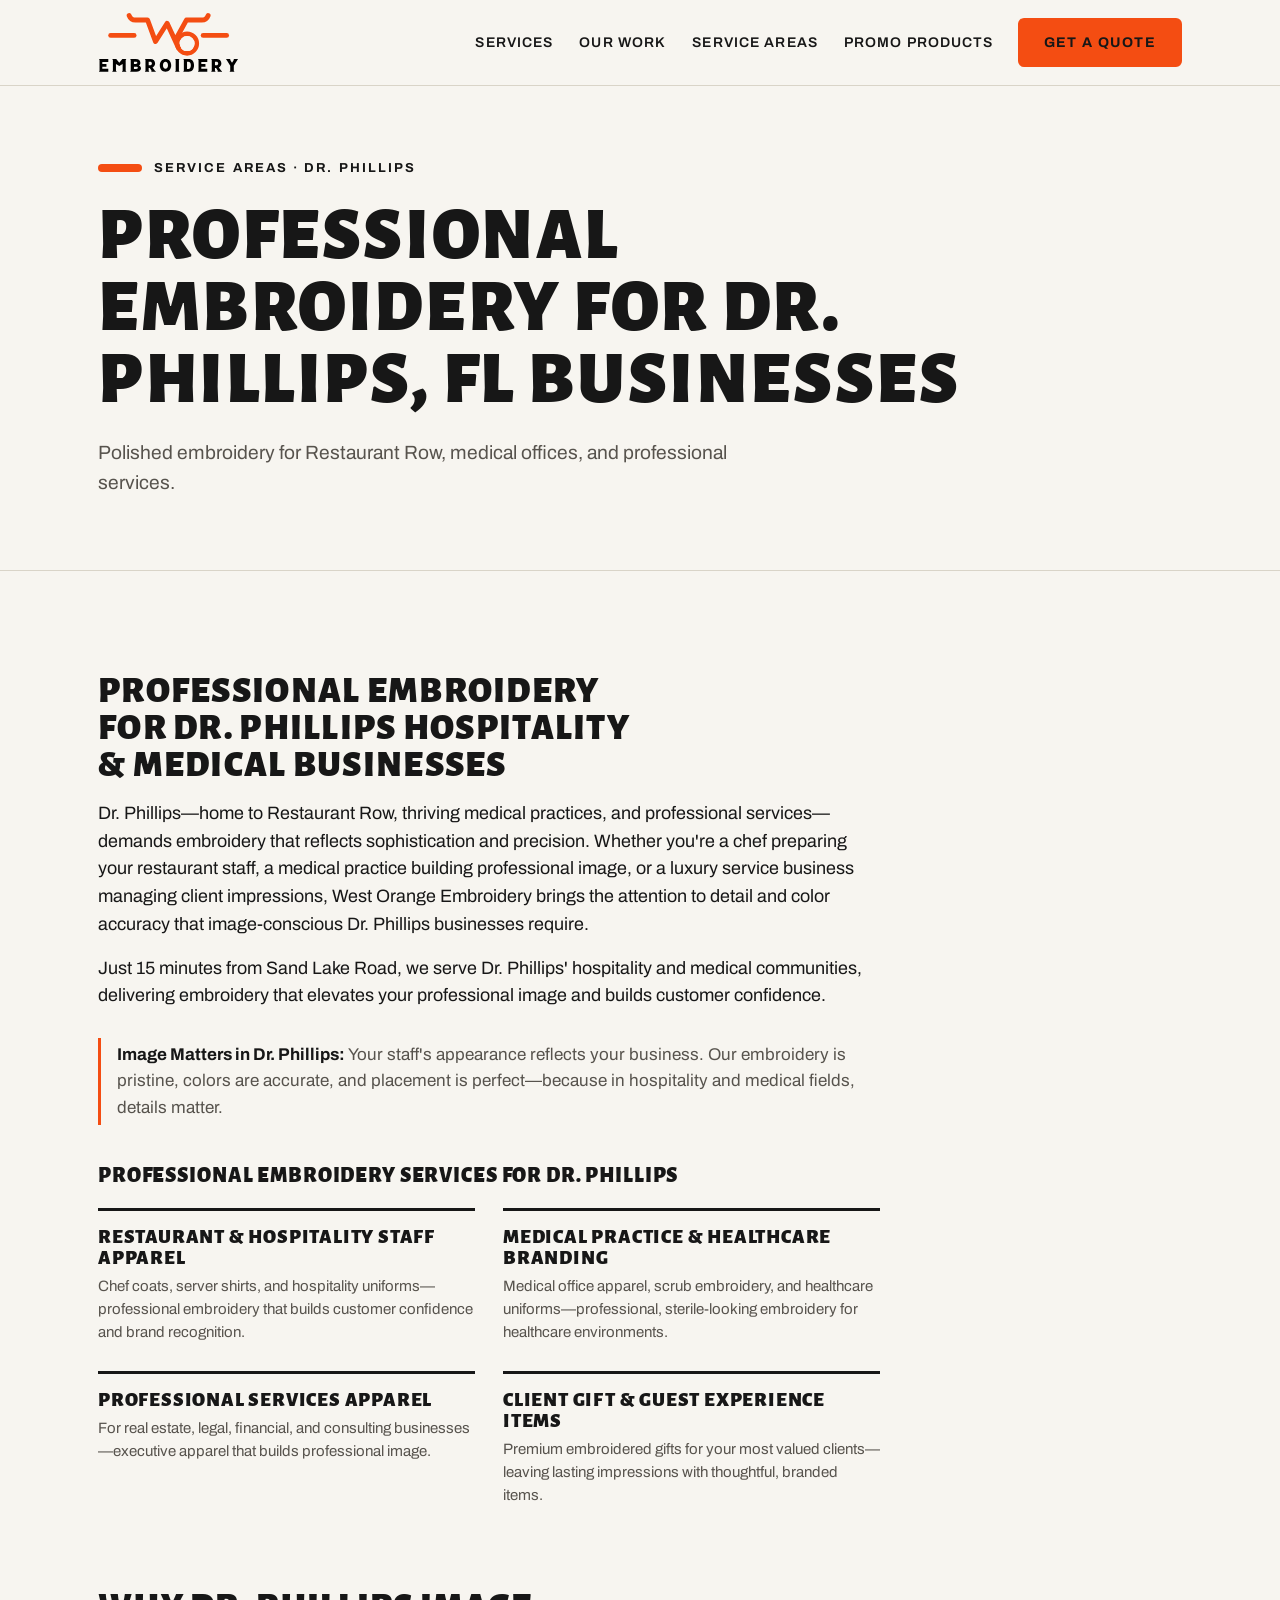
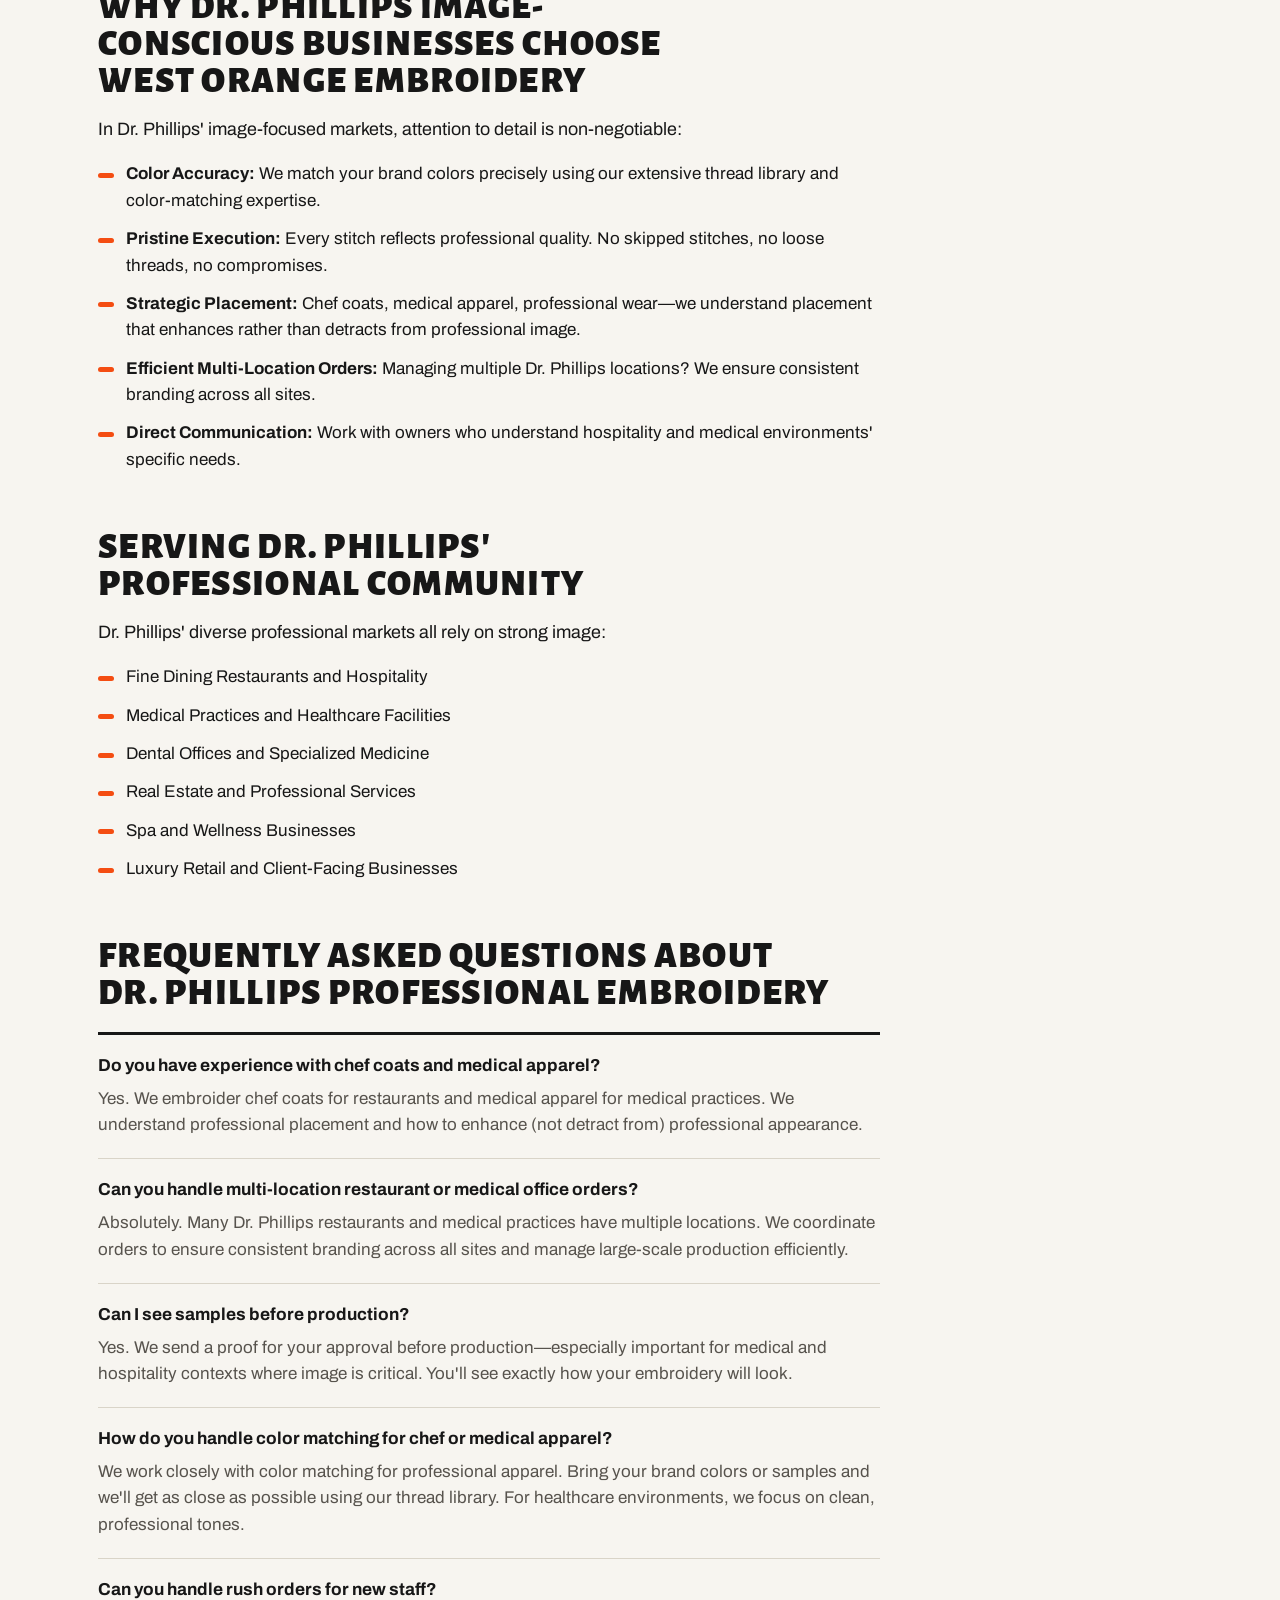
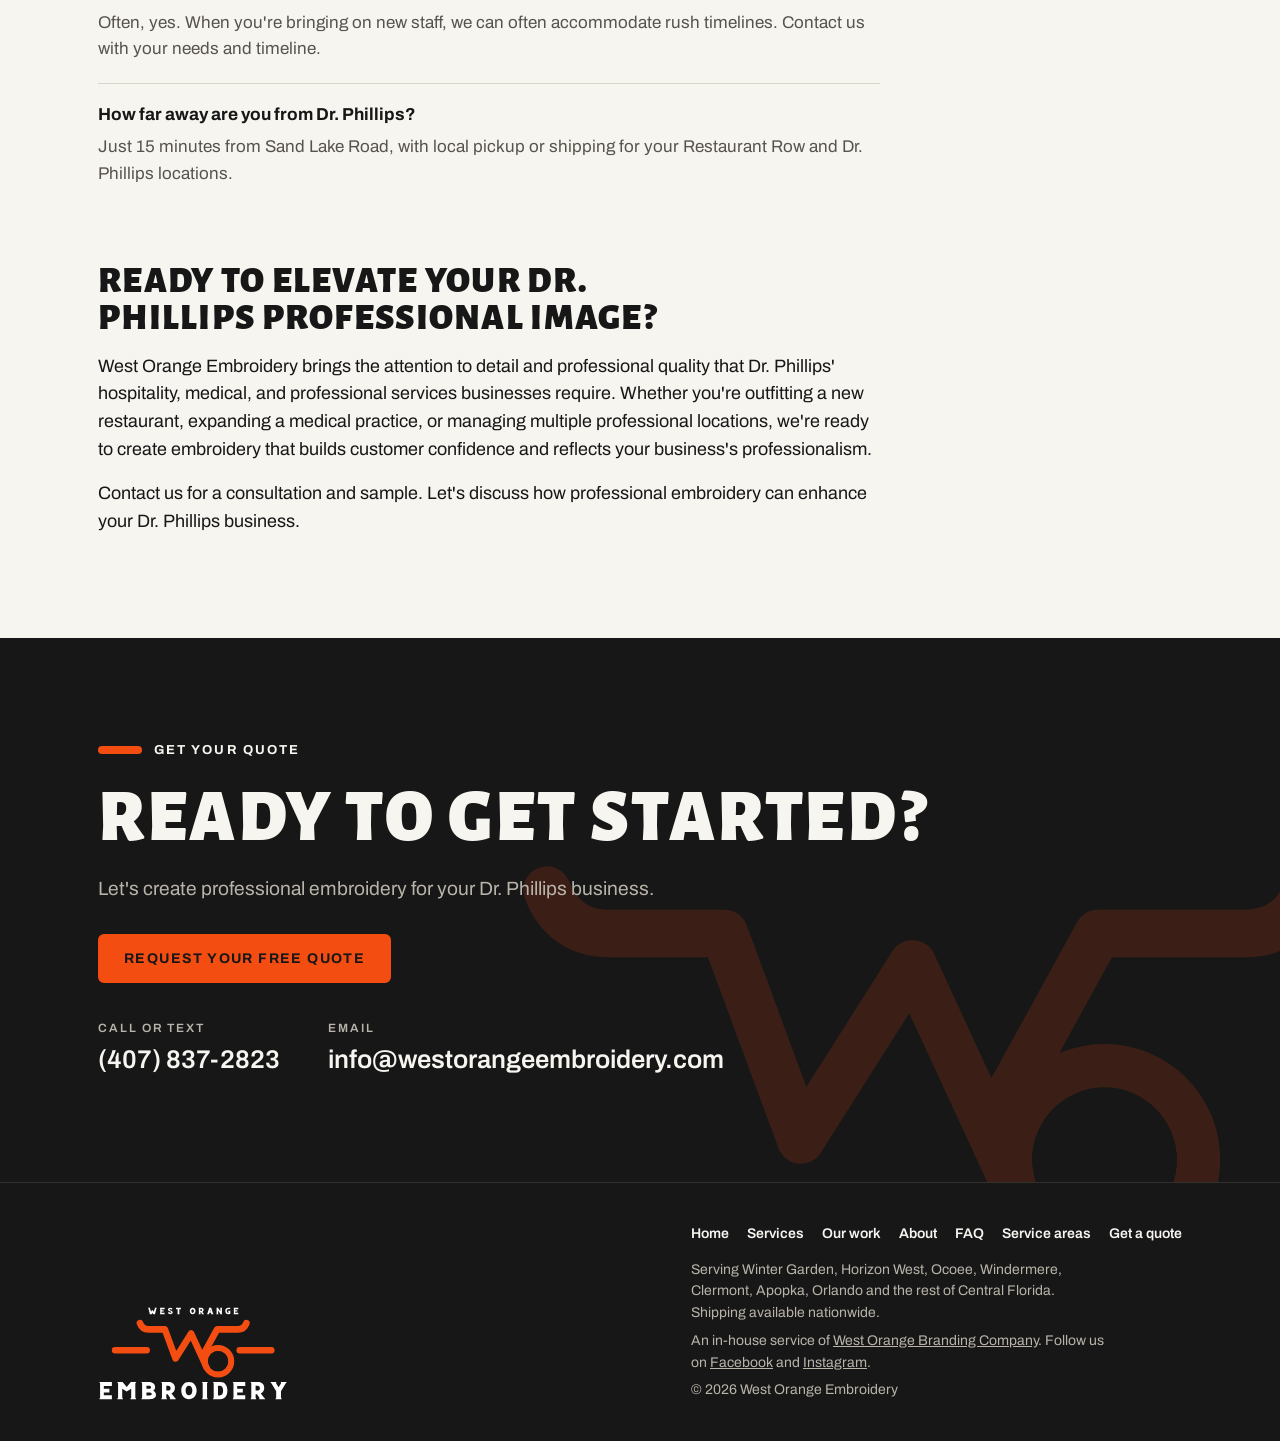
<file: service-areas/dr-phillips.html>
<!doctype html>
<html lang="en">
<head>
<meta charset="utf-8">
<meta name="viewport" content="width=device-width,initial-scale=1,viewport-fit=cover">
<title>Professional Embroidery for Dr. Phillips Hospitality &amp; Medical Businesses | West Orange Embroidery</title>
<meta name="description" content="Professional embroidery for Dr. Phillips restaurants, medical offices, and hospitality. Polished finish for image-conscious businesses.">
<link rel="canonical" href="https://westorangeembroidery.com/service-areas/dr-phillips.html">
<meta property="og:type" content="website">
<meta property="og:site_name" content="West Orange Embroidery">
<meta property="og:url" content="https://westorangeembroidery.com/service-areas/dr-phillips.html">
<meta property="og:title" content="Professional Embroidery for Dr. Phillips Hospitality &amp; Medical Businesses | West Orange Embroidery">
<meta property="og:description" content="Professional embroidery for Dr. Phillips restaurants, medical offices, and hospitality. Polished finish for image-conscious businesses.">
<meta property="og:image" content="https://westorangeembroidery.com/share.png">
<meta name="twitter:card" content="summary_large_image">
<link rel="icon" type="image/svg+xml" href="../favicon.svg">
<link rel="icon" type="image/x-icon" href="../favicon.ico">
<link rel="apple-touch-icon" href="../apple-touch-icon.png">
<link rel="preconnect" href="https://fonts.googleapis.com">
<link rel="preconnect" href="https://fonts.gstatic.com" crossorigin>
<link rel="stylesheet" href="https://fonts.googleapis.com/css2?family=Alegreya+Sans:wght@800;900&family=Archivo:wght@400;500;600;700&display=swap">
<link rel="stylesheet" href="../styles.css">
</head>
<body>
<div class="site">
<header class="site-header">
  <div class="wrap">
    <a class="brand" href="../" aria-label="West Orange Embroidery, home"><img src="../logo-header.svg" alt="WO Embroidery" width="141" height="61"></a>
    <ul class="nav-links"><li><a href="../#services">Services</a></li><li><a href="../#work">Our work</a></li><li><a href="./"><span class="nav-long">Service </span>areas</a></li><li><a href="https://www.westorangebranding.com/">Promo products</a></li></ul>
    <a class="btn btn-primary" href="../#quote">Get a quote</a>
  </div>
</header>
<main>
<section class="page-hero">
  <div class="wrap">
    <p class="marker">Service areas · Dr. Phillips</p>
    <h1 class="display">Professional Embroidery for Dr. Phillips, FL Businesses</h1>
    <p class="lede">Polished embroidery for Restaurant Row, medical offices, and professional services.</p>
  </div>
</section>
<section>
  <div class="wrap">
    <div class="article">
<h2>Professional Embroidery for Dr. Phillips Hospitality &amp; Medical Businesses</h2>
<p>Dr. Phillips—home to Restaurant Row, thriving medical practices, and professional services—demands embroidery that reflects sophistication and precision. Whether you're a chef preparing your restaurant staff, a medical practice building professional image, or a luxury service business managing client impressions, West Orange Embroidery brings the attention to detail and color accuracy that image-conscious Dr. Phillips businesses require.</p>
<p>Just 15 minutes from Sand Lake Road, we serve Dr. Phillips' hospitality and medical communities, delivering embroidery that elevates your professional image and builds customer confidence.</p>
<div class="highlight-box">
<strong>Image Matters in Dr. Phillips:</strong> Your staff's appearance reflects your business. Our embroidery is pristine, colors are accurate, and placement is perfect—because in hospitality and medical fields, details matter.
</div>
<h3>Professional Embroidery Services for Dr. Phillips</h3>
<div class="services-grid">
<div class="service-item">
<h3>Restaurant &amp; Hospitality Staff Apparel</h3>
<p>Chef coats, server shirts, and hospitality uniforms—professional embroidery that builds customer confidence and brand recognition.</p>
</div>
<div class="service-item">
<h3>Medical Practice &amp; Healthcare Branding</h3>
<p>Medical office apparel, scrub embroidery, and healthcare uniforms—professional, sterile-looking embroidery for healthcare environments.</p>
</div>
<div class="service-item">
<h3>Professional Services Apparel</h3>
<p>For real estate, legal, financial, and consulting businesses—executive apparel that builds professional image.</p>
</div>
<div class="service-item">
<h3>Client Gift &amp; Guest Experience Items</h3>
<p>Premium embroidered gifts for your most valued clients—leaving lasting impressions with thoughtful, branded items.</p>
</div>
</div>
<h2>Why Dr. Phillips Image-Conscious Businesses Choose West Orange Embroidery</h2>
<p>In Dr. Phillips' image-focused markets, attention to detail is non-negotiable:</p>
<ul class="why-list">
<li><strong>Color Accuracy:</strong> We match your brand colors precisely using our extensive thread library and color-matching expertise.</li>
<li><strong>Pristine Execution:</strong> Every stitch reflects professional quality. No skipped stitches, no loose threads, no compromises.</li>
<li><strong>Strategic Placement:</strong> Chef coats, medical apparel, professional wear—we understand placement that enhances rather than detracts from professional image.</li>
<li><strong>Efficient Multi-Location Orders:</strong> Managing multiple Dr. Phillips locations? We ensure consistent branding across all sites.</li>
<li><strong>Direct Communication:</strong> Work with owners who understand hospitality and medical environments' specific needs.</li>
</ul>
<h2>Serving Dr. Phillips' Professional Community</h2>
<p>Dr. Phillips' diverse professional markets all rely on strong image:</p>
<ul class="why-list">
<li>Fine Dining Restaurants and Hospitality</li>
<li>Medical Practices and Healthcare Facilities</li>
<li>Dental Offices and Specialized Medicine</li>
<li>Real Estate and Professional Services</li>
<li>Spa and Wellness Businesses</li>
<li>Luxury Retail and Client-Facing Businesses</li>
</ul>
<h2>Frequently Asked Questions About Dr. Phillips Professional Embroidery</h2>
<div class="faq-section">
<div class="faq-item">
<div class="faq-question">Do you have experience with chef coats and medical apparel?</div>
<div class="faq-answer">Yes. We embroider chef coats for restaurants and medical apparel for medical practices. We understand professional placement and how to enhance (not detract from) professional appearance.</div>
</div>
<div class="faq-item">
<div class="faq-question">Can you handle multi-location restaurant or medical office orders?</div>
<div class="faq-answer">Absolutely. Many Dr. Phillips restaurants and medical practices have multiple locations. We coordinate orders to ensure consistent branding across all sites and manage large-scale production efficiently.</div>
</div>
<div class="faq-item">
<div class="faq-question">Can I see samples before production?</div>
<div class="faq-answer">Yes. We send a proof for your approval before production—especially important for medical and hospitality contexts where image is critical. You'll see exactly how your embroidery will look.</div>
</div>
<div class="faq-item">
<div class="faq-question">How do you handle color matching for chef or medical apparel?</div>
<div class="faq-answer">We work closely with color matching for professional apparel. Bring your brand colors or samples and we'll get as close as possible using our thread library. For healthcare environments, we focus on clean, professional tones.</div>
</div>
<div class="faq-item">
<div class="faq-question">Can you handle rush orders for new staff?</div>
<div class="faq-answer">Often, yes. When you're bringing on new staff, we can often accommodate rush timelines. Contact us with your needs and timeline.</div>
</div>
<div class="faq-item">
<div class="faq-question">How far away are you from Dr. Phillips?</div>
<div class="faq-answer">Just 15 minutes from Sand Lake Road, with local pickup or shipping for your Restaurant Row and Dr. Phillips locations.</div>
</div>
</div>
<h2>Ready to Elevate Your Dr. Phillips Professional Image?</h2>
<p>West Orange Embroidery brings the attention to detail and professional quality that Dr. Phillips' hospitality, medical, and professional services businesses require. Whether you're outfitting a new restaurant, expanding a medical practice, or managing multiple professional locations, we're ready to create embroidery that builds customer confidence and reflects your business's professionalism.</p>
<p>Contact us for a consultation and sample. Let's discuss how professional embroidery can enhance your Dr. Phillips business.</p>
    </div>
  </div>
</section>
<section class="dark close">
  <div class="wrap">
    <p class="marker">Get your quote</p>
    <h2 class="display">Ready to Get Started?</h2>
    <p class="lede">Let's create professional embroidery for your Dr. Phillips business.</p>
    <div class="actions"><a class="btn btn-primary" href="../#quote">Request your free quote</a></div>
    <dl class="contact">
      <div><dt>Call or text</dt><dd><a href="tel:+14078372823">(407) 837-2823</a></dd></div>
      <div><dt>Email</dt><dd><a href="mailto:info@westorangeembroidery.com">info@westorangeembroidery.com</a></dd></div>
    </dl>
  </div>
</section></main>
<footer class="dark">
  <div class="wrap">
    <img src="../logo-footer.svg" alt="West Orange Embroidery" width="190" height="85">
    <div>
      <ul class="foot-links"><li><a href="../">Home</a></li><li><a href="../#services">Services</a></li><li><a href="../#work">Our work</a></li><li><a href="../#about">About</a></li><li><a href="../#faq">FAQ</a></li><li><a href="./">Service areas</a></li><li><a href="../#quote">Get a quote</a></li></ul>
      <p>Serving Winter Garden, Horizon West, Ocoee, Windermere, Clermont, Apopka, Orlando and the rest of Central Florida. Shipping available nationwide.</p>
      <p>An in-house service of <a href="https://www.westorangebranding.com/">West Orange Branding Company</a>. Follow us on <a href="https://facebook.com/westorangeembroidery" target="_blank" rel="noopener">Facebook</a> and <a href="https://instagram.com/westorangeembroidery" target="_blank" rel="noopener">Instagram</a>.</p>
      <p>&copy; 2026 West Orange Embroidery</p>
    </div>
  </div>
</footer></div>
</body>
</html>
</file>
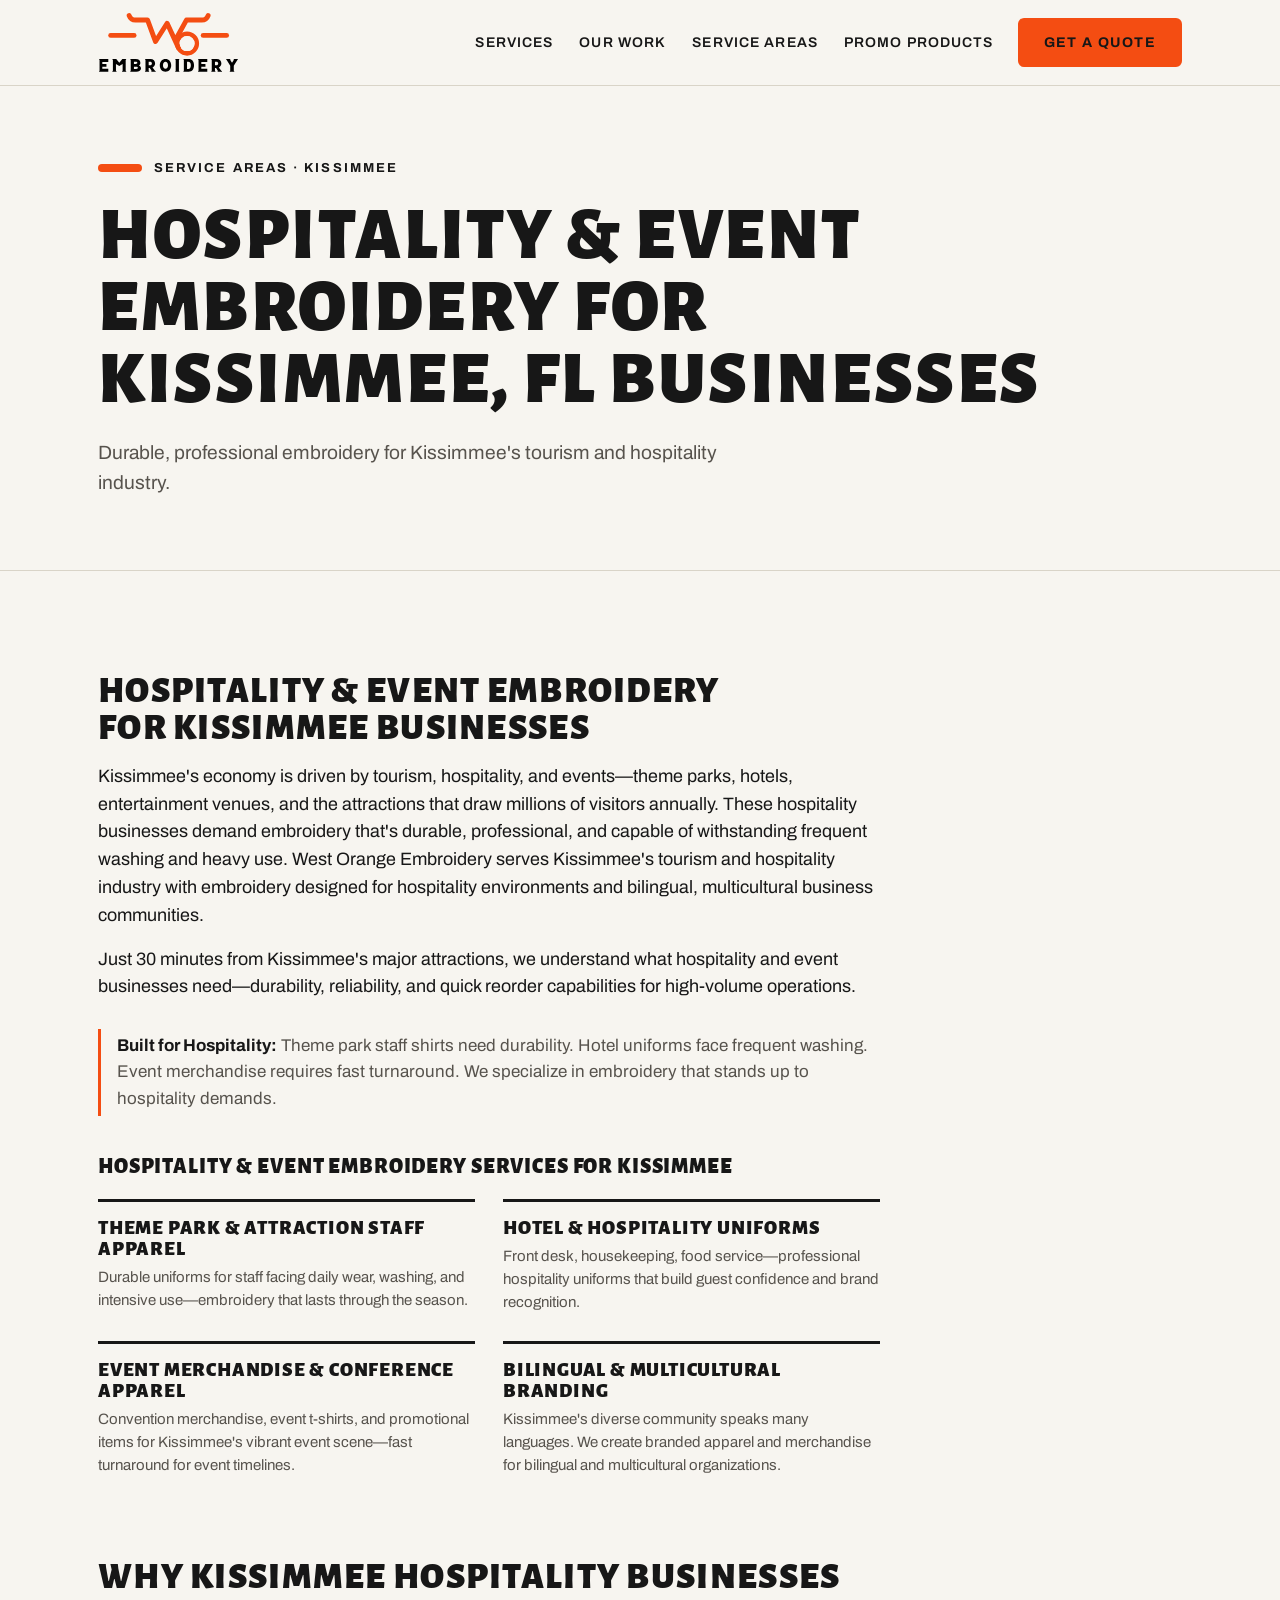
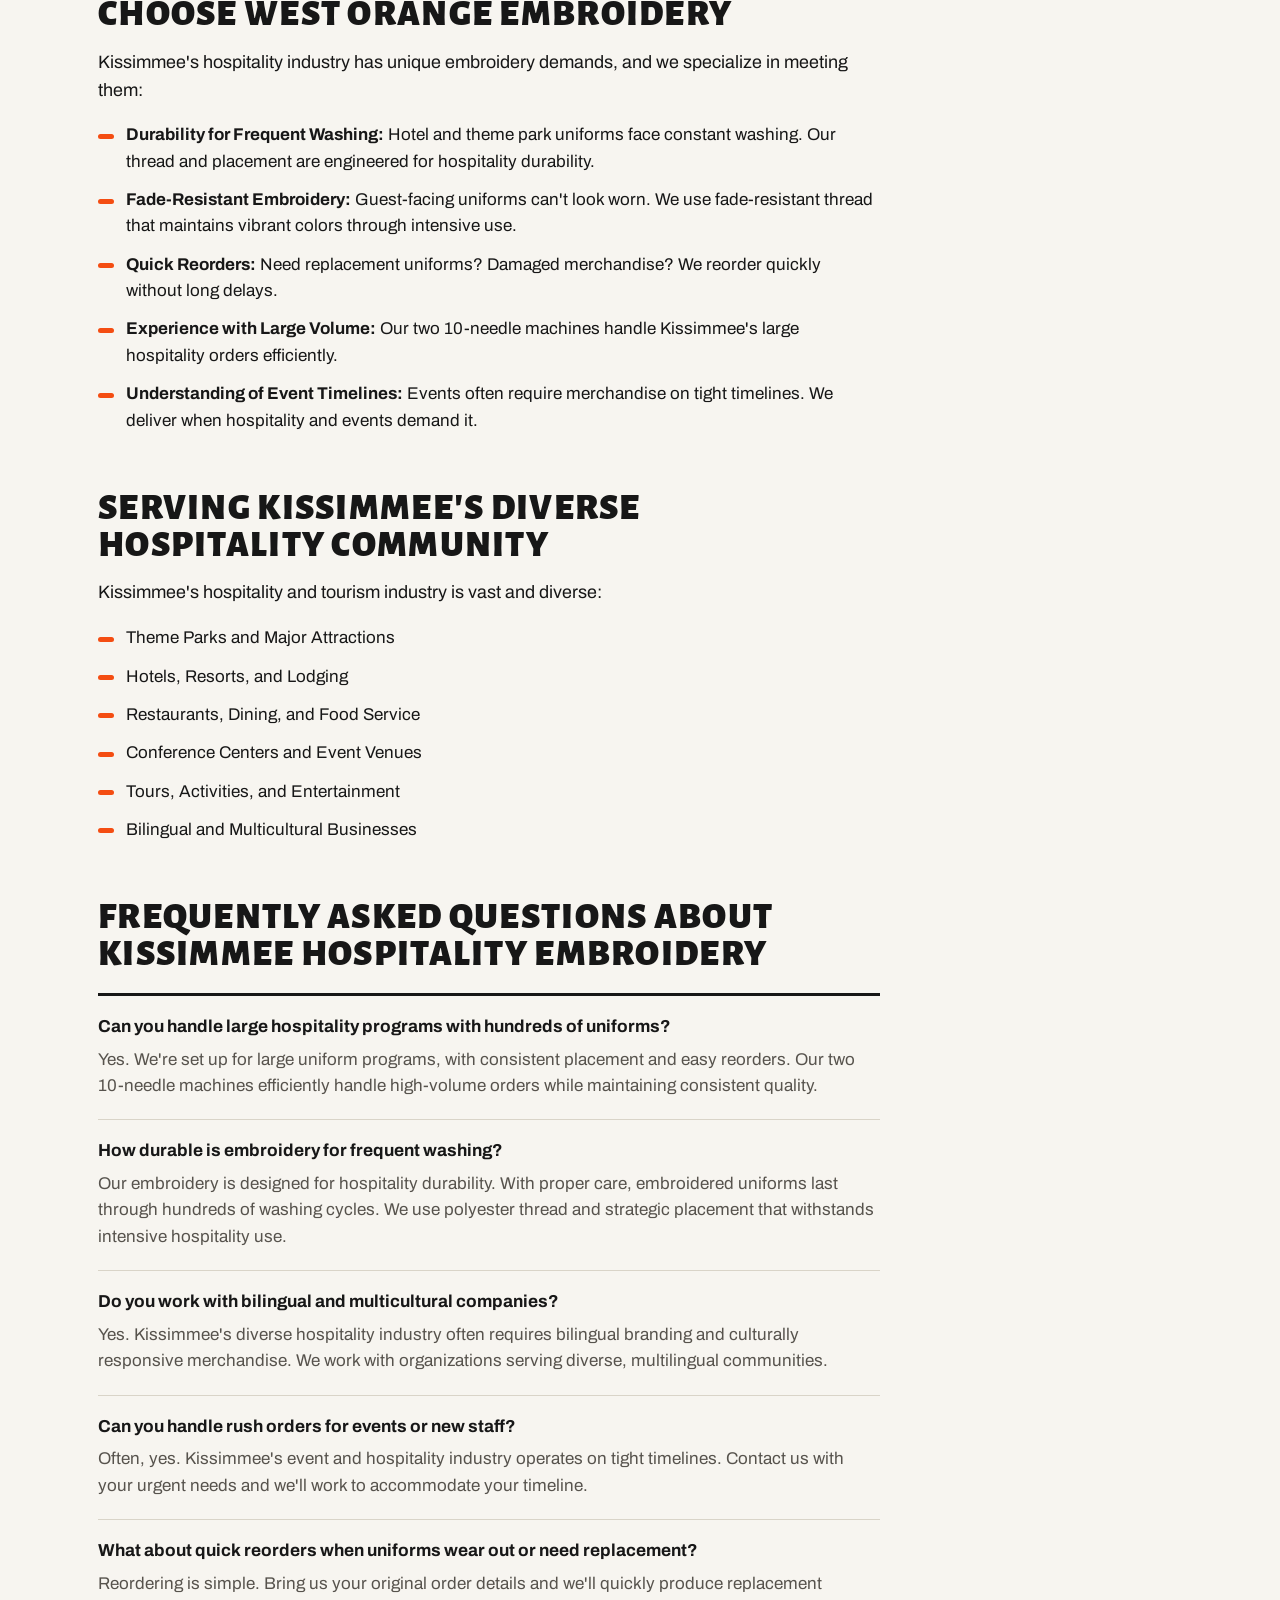
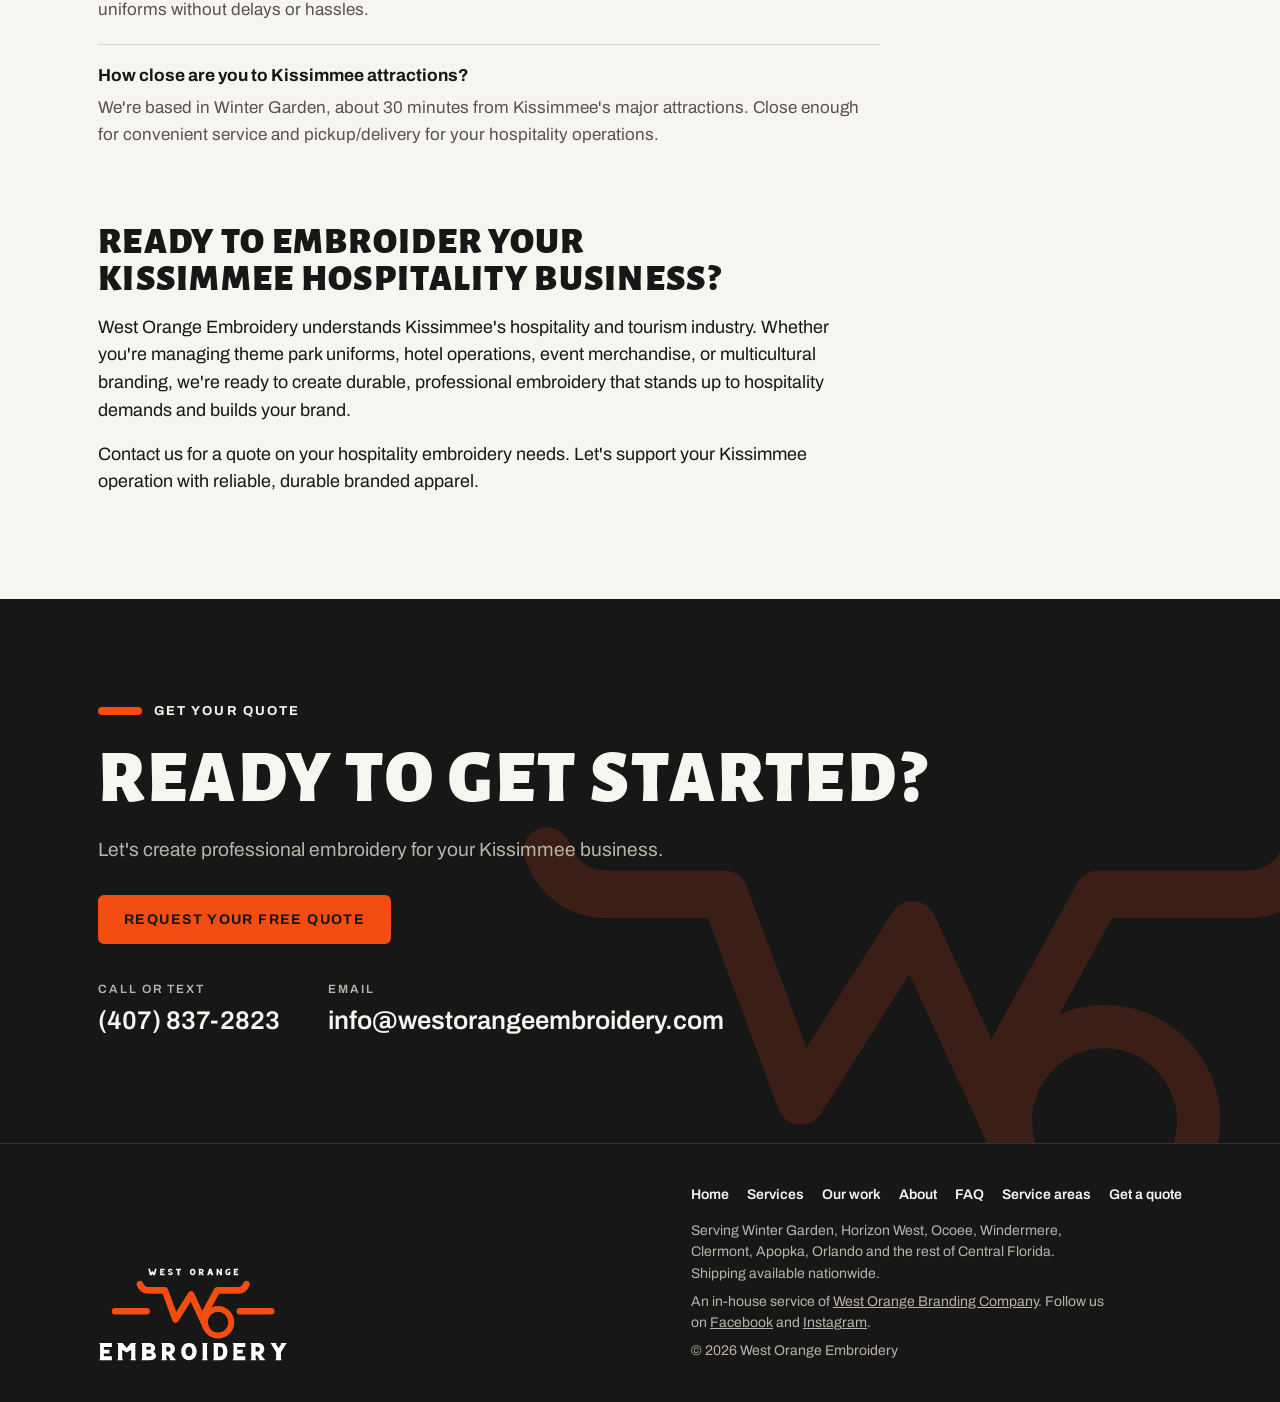
<file: service-areas/kissimmee.html>
<!doctype html>
<html lang="en">
<head>
<meta charset="utf-8">
<meta name="viewport" content="width=device-width,initial-scale=1,viewport-fit=cover">
<title>Hospitality &amp; Event Embroidery for Kissimmee Businesses | West Orange Embroidery</title>
<meta name="description" content="Durable embroidery for Kissimmee tourism, theme parks, hotels, and events. Fade-resistant and quick reorder capable.">
<link rel="canonical" href="https://westorangeembroidery.com/service-areas/kissimmee.html">
<meta property="og:type" content="website">
<meta property="og:site_name" content="West Orange Embroidery">
<meta property="og:url" content="https://westorangeembroidery.com/service-areas/kissimmee.html">
<meta property="og:title" content="Hospitality &amp; Event Embroidery for Kissimmee Businesses | West Orange Embroidery">
<meta property="og:description" content="Durable embroidery for Kissimmee tourism, theme parks, hotels, and events. Fade-resistant and quick reorder capable.">
<meta property="og:image" content="https://westorangeembroidery.com/share.png">
<meta name="twitter:card" content="summary_large_image">
<link rel="icon" type="image/svg+xml" href="../favicon.svg">
<link rel="icon" type="image/x-icon" href="../favicon.ico">
<link rel="apple-touch-icon" href="../apple-touch-icon.png">
<link rel="preconnect" href="https://fonts.googleapis.com">
<link rel="preconnect" href="https://fonts.gstatic.com" crossorigin>
<link rel="stylesheet" href="https://fonts.googleapis.com/css2?family=Alegreya+Sans:wght@800;900&family=Archivo:wght@400;500;600;700&display=swap">
<link rel="stylesheet" href="../styles.css">
</head>
<body>
<div class="site">
<header class="site-header">
  <div class="wrap">
    <a class="brand" href="../" aria-label="West Orange Embroidery, home"><img src="../logo-header.svg" alt="WO Embroidery" width="141" height="61"></a>
    <ul class="nav-links"><li><a href="../#services">Services</a></li><li><a href="../#work">Our work</a></li><li><a href="./"><span class="nav-long">Service </span>areas</a></li><li><a href="https://www.westorangebranding.com/">Promo products</a></li></ul>
    <a class="btn btn-primary" href="../#quote">Get a quote</a>
  </div>
</header>
<main>
<section class="page-hero">
  <div class="wrap">
    <p class="marker">Service areas · Kissimmee</p>
    <h1 class="display">Hospitality & Event Embroidery for Kissimmee, FL Businesses</h1>
    <p class="lede">Durable, professional embroidery for Kissimmee's tourism and hospitality industry.</p>
  </div>
</section>
<section>
  <div class="wrap">
    <div class="article">
<h2>Hospitality &amp; Event Embroidery for Kissimmee Businesses</h2>
<p>Kissimmee's economy is driven by tourism, hospitality, and events—theme parks, hotels, entertainment venues, and the attractions that draw millions of visitors annually. These hospitality businesses demand embroidery that's durable, professional, and capable of withstanding frequent washing and heavy use. West Orange Embroidery serves Kissimmee's tourism and hospitality industry with embroidery designed for hospitality environments and bilingual, multicultural business communities.</p>
<p>Just 30 minutes from Kissimmee's major attractions, we understand what hospitality and event businesses need—durability, reliability, and quick reorder capabilities for high-volume operations.</p>
<div class="highlight-box">
<strong>Built for Hospitality:</strong> Theme park staff shirts need durability. Hotel uniforms face frequent washing. Event merchandise requires fast turnaround. We specialize in embroidery that stands up to hospitality demands.
</div>
<h3>Hospitality &amp; Event Embroidery Services for Kissimmee</h3>
<div class="services-grid">
<div class="service-item">
<h3>Theme Park &amp; Attraction Staff Apparel</h3>
<p>Durable uniforms for staff facing daily wear, washing, and intensive use—embroidery that lasts through the season.</p>
</div>
<div class="service-item">
<h3>Hotel &amp; Hospitality Uniforms</h3>
<p>Front desk, housekeeping, food service—professional hospitality uniforms that build guest confidence and brand recognition.</p>
</div>
<div class="service-item">
<h3>Event Merchandise &amp; Conference Apparel</h3>
<p>Convention merchandise, event t-shirts, and promotional items for Kissimmee's vibrant event scene—fast turnaround for event timelines.</p>
</div>
<div class="service-item">
<h3>Bilingual &amp; Multicultural Branding</h3>
<p>Kissimmee's diverse community speaks many languages. We create branded apparel and merchandise for bilingual and multicultural organizations.</p>
</div>
</div>
<h2>Why Kissimmee Hospitality Businesses Choose West Orange Embroidery</h2>
<p>Kissimmee's hospitality industry has unique embroidery demands, and we specialize in meeting them:</p>
<ul class="why-list">
<li><strong>Durability for Frequent Washing:</strong> Hotel and theme park uniforms face constant washing. Our thread and placement are engineered for hospitality durability.</li>
<li><strong>Fade-Resistant Embroidery:</strong> Guest-facing uniforms can't look worn. We use fade-resistant thread that maintains vibrant colors through intensive use.</li>
<li><strong>Quick Reorders:</strong> Need replacement uniforms? Damaged merchandise? We reorder quickly without long delays.</li>
<li><strong>Experience with Large Volume:</strong> Our two 10-needle machines handle Kissimmee's large hospitality orders efficiently.</li>
<li><strong>Understanding of Event Timelines:</strong> Events often require merchandise on tight timelines. We deliver when hospitality and events demand it.</li>
</ul>
<h2>Serving Kissimmee's Diverse Hospitality Community</h2>
<p>Kissimmee's hospitality and tourism industry is vast and diverse:</p>
<ul class="why-list">
<li>Theme Parks and Major Attractions</li>
<li>Hotels, Resorts, and Lodging</li>
<li>Restaurants, Dining, and Food Service</li>
<li>Conference Centers and Event Venues</li>
<li>Tours, Activities, and Entertainment</li>
<li>Bilingual and Multicultural Businesses</li>
</ul>
<h2>Frequently Asked Questions About Kissimmee Hospitality Embroidery</h2>
<div class="faq-section">
<div class="faq-item">
<div class="faq-question">Can you handle large hospitality programs with hundreds of uniforms?</div>
<div class="faq-answer">Yes. We're set up for large uniform programs, with consistent placement and easy reorders. Our two 10-needle machines efficiently handle high-volume orders while maintaining consistent quality.</div>
</div>
<div class="faq-item">
<div class="faq-question">How durable is embroidery for frequent washing?</div>
<div class="faq-answer">Our embroidery is designed for hospitality durability. With proper care, embroidered uniforms last through hundreds of washing cycles. We use polyester thread and strategic placement that withstands intensive hospitality use.</div>
</div>
<div class="faq-item">
<div class="faq-question">Do you work with bilingual and multicultural companies?</div>
<div class="faq-answer">Yes. Kissimmee's diverse hospitality industry often requires bilingual branding and culturally responsive merchandise. We work with organizations serving diverse, multilingual communities.</div>
</div>
<div class="faq-item">
<div class="faq-question">Can you handle rush orders for events or new staff?</div>
<div class="faq-answer">Often, yes. Kissimmee's event and hospitality industry operates on tight timelines. Contact us with your urgent needs and we'll work to accommodate your timeline.</div>
</div>
<div class="faq-item">
<div class="faq-question">What about quick reorders when uniforms wear out or need replacement?</div>
<div class="faq-answer">Reordering is simple. Bring us your original order details and we'll quickly produce replacement uniforms without delays or hassles.</div>
</div>
<div class="faq-item">
<div class="faq-question">How close are you to Kissimmee attractions?</div>
<div class="faq-answer">We're based in Winter Garden, about 30 minutes from Kissimmee's major attractions. Close enough for convenient service and pickup/delivery for your hospitality operations.</div>
</div>
</div>
<h2>Ready to Embroider Your Kissimmee Hospitality Business?</h2>
<p>West Orange Embroidery understands Kissimmee's hospitality and tourism industry. Whether you're managing theme park uniforms, hotel operations, event merchandise, or multicultural branding, we're ready to create durable, professional embroidery that stands up to hospitality demands and builds your brand.</p>
<p>Contact us for a quote on your hospitality embroidery needs. Let's support your Kissimmee operation with reliable, durable branded apparel.</p>
    </div>
  </div>
</section>
<section class="dark close">
  <div class="wrap">
    <p class="marker">Get your quote</p>
    <h2 class="display">Ready to Get Started?</h2>
    <p class="lede">Let's create professional embroidery for your Kissimmee business.</p>
    <div class="actions"><a class="btn btn-primary" href="../#quote">Request your free quote</a></div>
    <dl class="contact">
      <div><dt>Call or text</dt><dd><a href="tel:+14078372823">(407) 837-2823</a></dd></div>
      <div><dt>Email</dt><dd><a href="mailto:info@westorangeembroidery.com">info@westorangeembroidery.com</a></dd></div>
    </dl>
  </div>
</section></main>
<footer class="dark">
  <div class="wrap">
    <img src="../logo-footer.svg" alt="West Orange Embroidery" width="190" height="85">
    <div>
      <ul class="foot-links"><li><a href="../">Home</a></li><li><a href="../#services">Services</a></li><li><a href="../#work">Our work</a></li><li><a href="../#about">About</a></li><li><a href="../#faq">FAQ</a></li><li><a href="./">Service areas</a></li><li><a href="../#quote">Get a quote</a></li></ul>
      <p>Serving Winter Garden, Horizon West, Ocoee, Windermere, Clermont, Apopka, Orlando and the rest of Central Florida. Shipping available nationwide.</p>
      <p>An in-house service of <a href="https://www.westorangebranding.com/">West Orange Branding Company</a>. Follow us on <a href="https://facebook.com/westorangeembroidery" target="_blank" rel="noopener">Facebook</a> and <a href="https://instagram.com/westorangeembroidery" target="_blank" rel="noopener">Instagram</a>.</p>
      <p>&copy; 2026 West Orange Embroidery</p>
    </div>
  </div>
</footer></div>
</body>
</html>
</file>
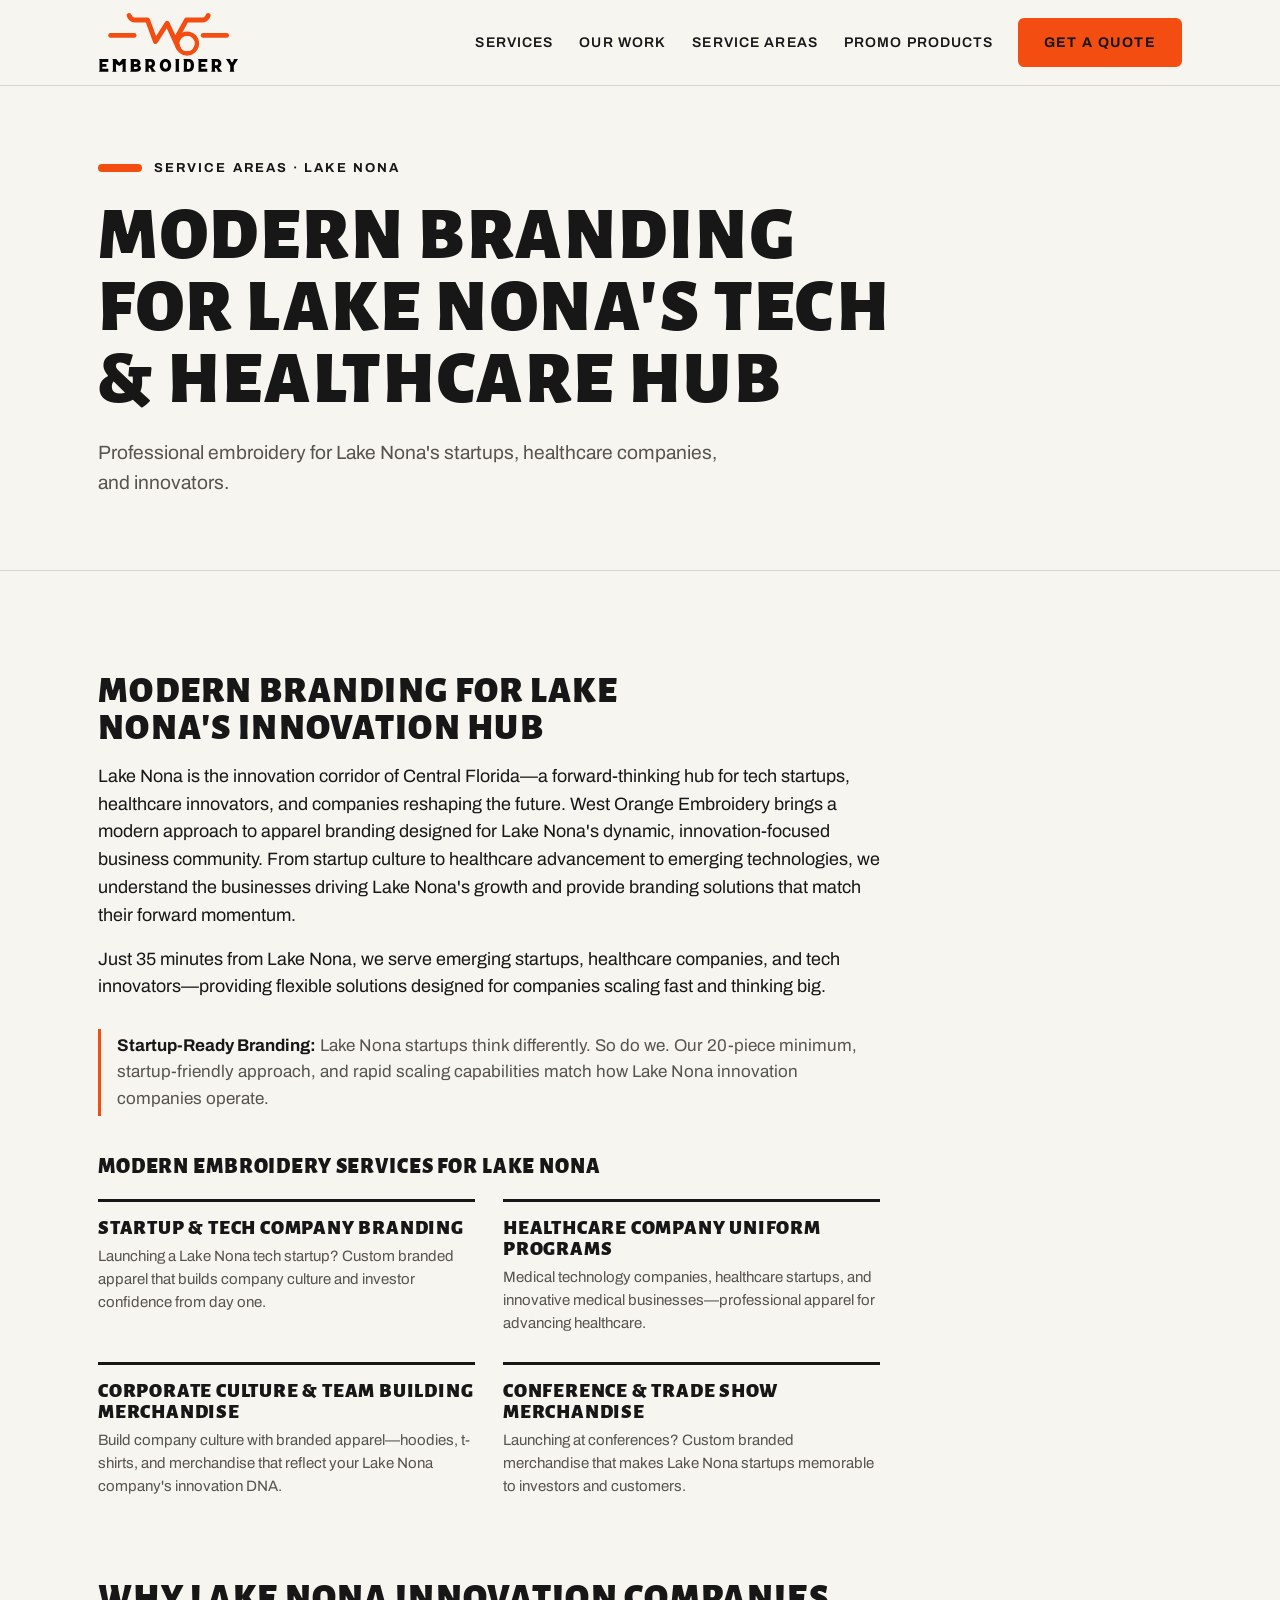
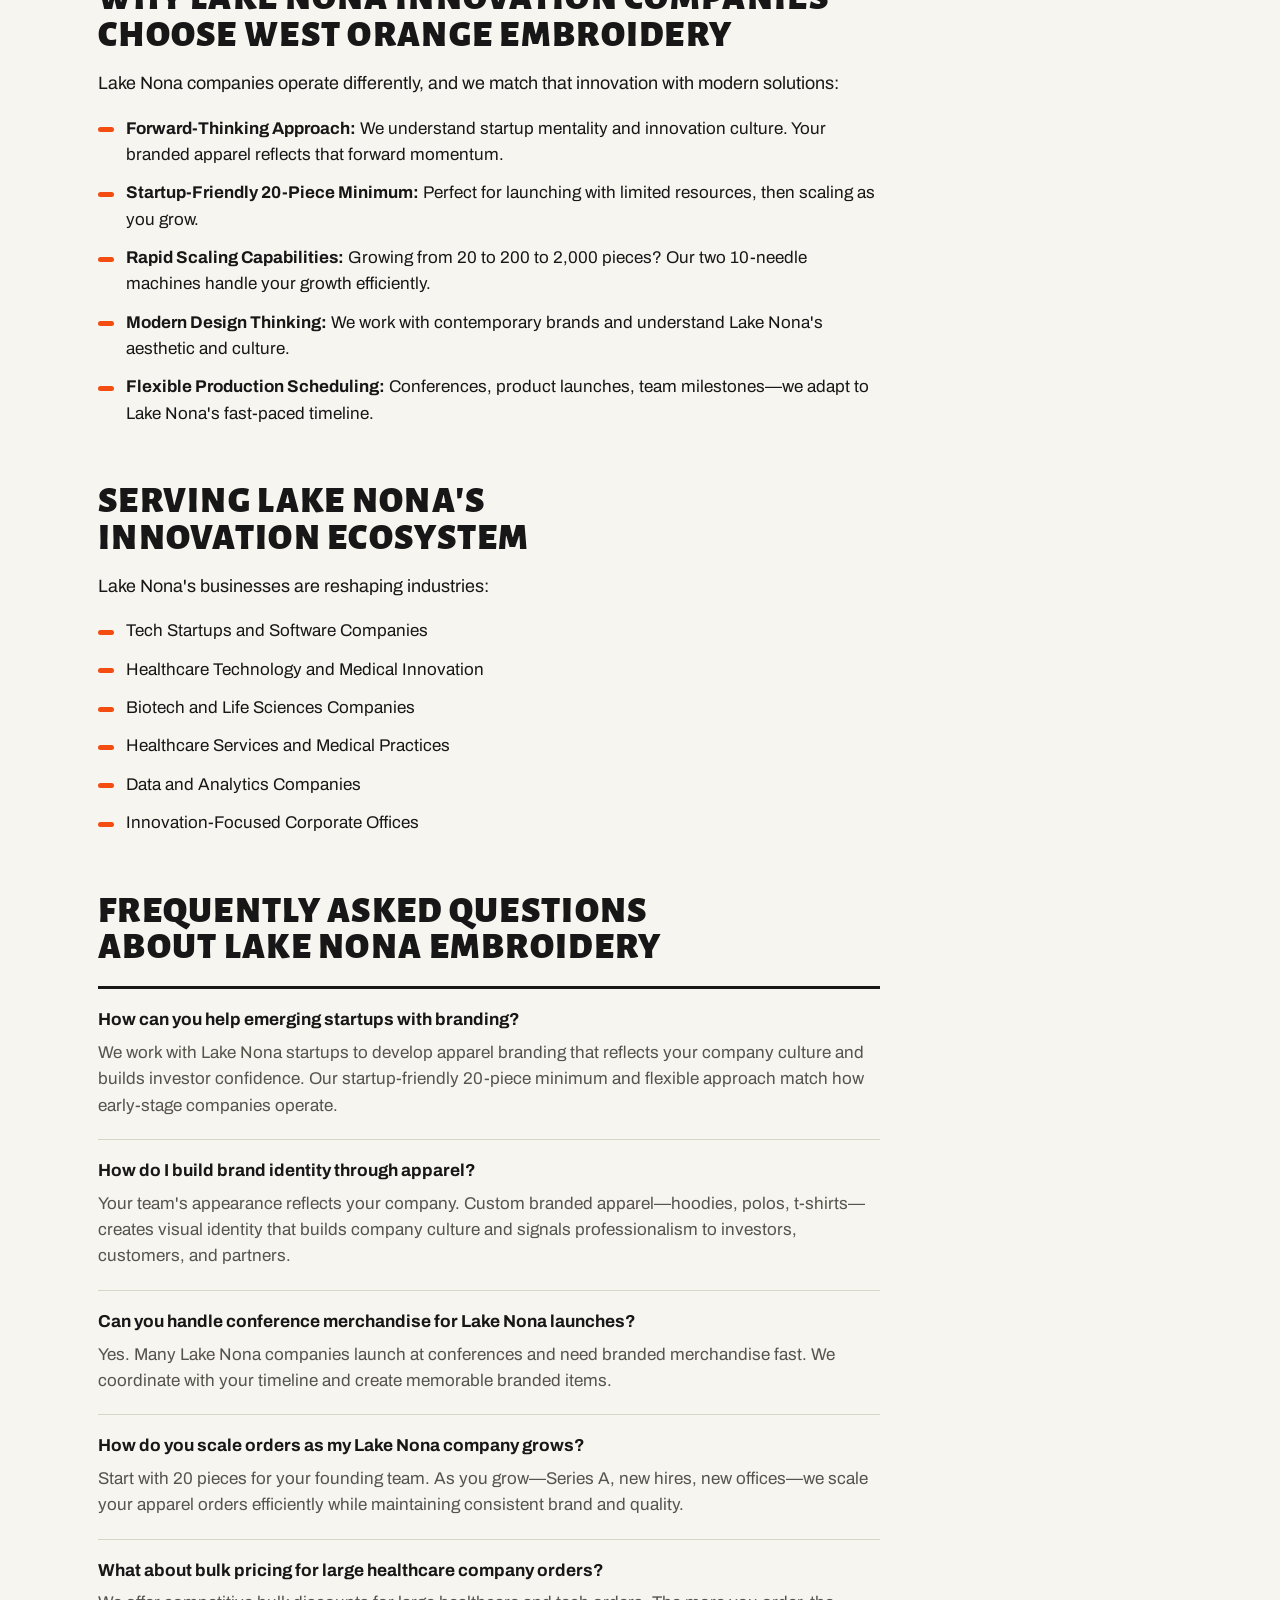
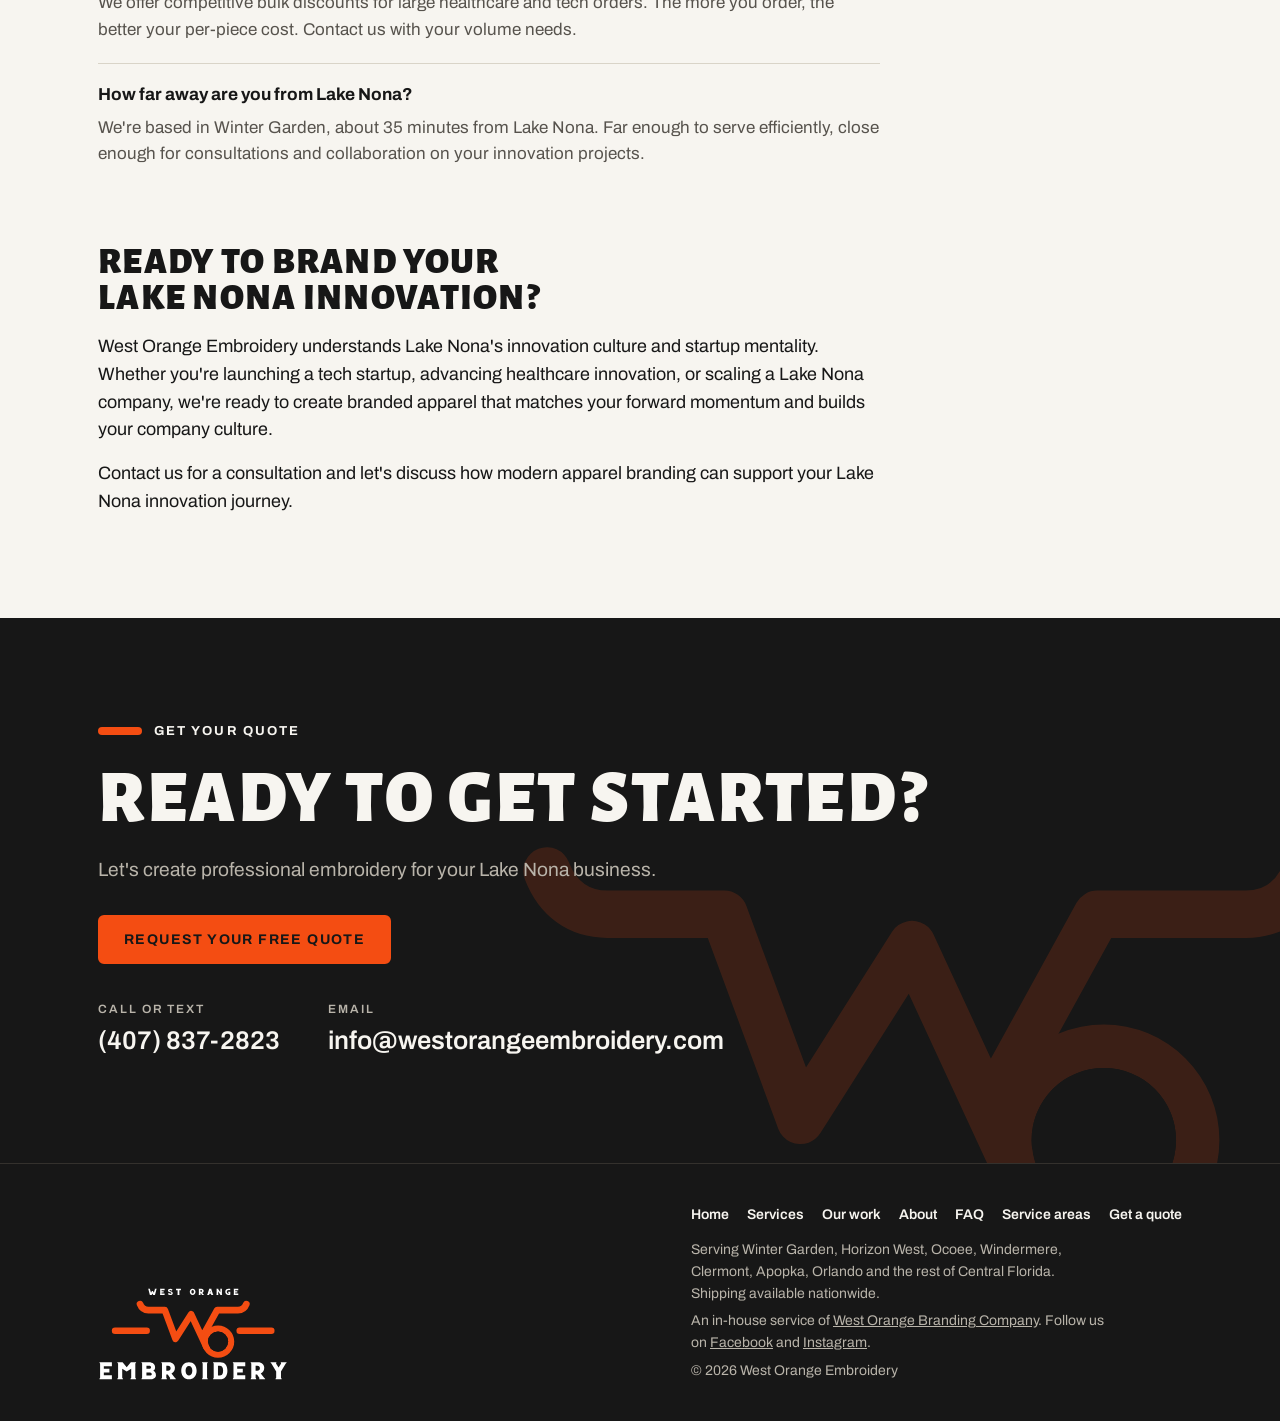
<file: service-areas/lake-nona.html>
<!doctype html>
<html lang="en">
<head>
<meta charset="utf-8">
<meta name="viewport" content="width=device-width,initial-scale=1,viewport-fit=cover">
<title>Modern Branding for Lake Nona&#x27;s Tech &amp; Healthcare Hub | West Orange Embroidery</title>
<meta name="description" content="Modern embroidery branding for Lake Nona tech startups, healthcare, and innovation companies. Startup-friendly minimums.">
<link rel="canonical" href="https://westorangeembroidery.com/service-areas/lake-nona.html">
<meta property="og:type" content="website">
<meta property="og:site_name" content="West Orange Embroidery">
<meta property="og:url" content="https://westorangeembroidery.com/service-areas/lake-nona.html">
<meta property="og:title" content="Modern Branding for Lake Nona&#x27;s Tech &amp; Healthcare Hub | West Orange Embroidery">
<meta property="og:description" content="Modern embroidery branding for Lake Nona tech startups, healthcare, and innovation companies. Startup-friendly minimums.">
<meta property="og:image" content="https://westorangeembroidery.com/share.png">
<meta name="twitter:card" content="summary_large_image">
<link rel="icon" type="image/svg+xml" href="../favicon.svg">
<link rel="icon" type="image/x-icon" href="../favicon.ico">
<link rel="apple-touch-icon" href="../apple-touch-icon.png">
<link rel="preconnect" href="https://fonts.googleapis.com">
<link rel="preconnect" href="https://fonts.gstatic.com" crossorigin>
<link rel="stylesheet" href="https://fonts.googleapis.com/css2?family=Alegreya+Sans:wght@800;900&family=Archivo:wght@400;500;600;700&display=swap">
<link rel="stylesheet" href="../styles.css">
</head>
<body>
<div class="site">
<header class="site-header">
  <div class="wrap">
    <a class="brand" href="../" aria-label="West Orange Embroidery, home"><img src="../logo-header.svg" alt="WO Embroidery" width="141" height="61"></a>
    <ul class="nav-links"><li><a href="../#services">Services</a></li><li><a href="../#work">Our work</a></li><li><a href="./"><span class="nav-long">Service </span>areas</a></li><li><a href="https://www.westorangebranding.com/">Promo products</a></li></ul>
    <a class="btn btn-primary" href="../#quote">Get a quote</a>
  </div>
</header>
<main>
<section class="page-hero">
  <div class="wrap">
    <p class="marker">Service areas · Lake Nona</p>
    <h1 class="display">Modern Branding for Lake Nona's Tech & Healthcare Hub</h1>
    <p class="lede">Professional embroidery for Lake Nona's startups, healthcare companies, and innovators.</p>
  </div>
</section>
<section>
  <div class="wrap">
    <div class="article">
<h2>Modern Branding for Lake Nona's Innovation Hub</h2>
<p>Lake Nona is the innovation corridor of Central Florida—a forward-thinking hub for tech startups, healthcare innovators, and companies reshaping the future. West Orange Embroidery brings a modern approach to apparel branding designed for Lake Nona's dynamic, innovation-focused business community. From startup culture to healthcare advancement to emerging technologies, we understand the businesses driving Lake Nona's growth and provide branding solutions that match their forward momentum.</p>
<p>Just 35 minutes from Lake Nona, we serve emerging startups, healthcare companies, and tech innovators—providing flexible solutions designed for companies scaling fast and thinking big.</p>
<div class="highlight-box">
<strong>Startup-Ready Branding:</strong> Lake Nona startups think differently. So do we. Our 20-piece minimum, startup-friendly approach, and rapid scaling capabilities match how Lake Nona innovation companies operate.
</div>
<h3>Modern Embroidery Services for Lake Nona</h3>
<div class="services-grid">
<div class="service-item">
<h3>Startup &amp; Tech Company Branding</h3>
<p>Launching a Lake Nona tech startup? Custom branded apparel that builds company culture and investor confidence from day one.</p>
</div>
<div class="service-item">
<h3>Healthcare Company Uniform Programs</h3>
<p>Medical technology companies, healthcare startups, and innovative medical businesses—professional apparel for advancing healthcare.</p>
</div>
<div class="service-item">
<h3>Corporate Culture &amp; Team Building Merchandise</h3>
<p>Build company culture with branded apparel—hoodies, t-shirts, and merchandise that reflect your Lake Nona company's innovation DNA.</p>
</div>
<div class="service-item">
<h3>Conference &amp; Trade Show Merchandise</h3>
<p>Launching at conferences? Custom branded merchandise that makes Lake Nona startups memorable to investors and customers.</p>
</div>
</div>
<h2>Why Lake Nona Innovation Companies Choose West Orange Embroidery</h2>
<p>Lake Nona companies operate differently, and we match that innovation with modern solutions:</p>
<ul class="why-list">
<li><strong>Forward-Thinking Approach:</strong> We understand startup mentality and innovation culture. Your branded apparel reflects that forward momentum.</li>
<li><strong>Startup-Friendly 20-Piece Minimum:</strong> Perfect for launching with limited resources, then scaling as you grow.</li>
<li><strong>Rapid Scaling Capabilities:</strong> Growing from 20 to 200 to 2,000 pieces? Our two 10-needle machines handle your growth efficiently.</li>
<li><strong>Modern Design Thinking:</strong> We work with contemporary brands and understand Lake Nona's aesthetic and culture.</li>
<li><strong>Flexible Production Scheduling:</strong> Conferences, product launches, team milestones—we adapt to Lake Nona's fast-paced timeline.</li>
</ul>
<h2>Serving Lake Nona's Innovation Ecosystem</h2>
<p>Lake Nona's businesses are reshaping industries:</p>
<ul class="why-list">
<li>Tech Startups and Software Companies</li>
<li>Healthcare Technology and Medical Innovation</li>
<li>Biotech and Life Sciences Companies</li>
<li>Healthcare Services and Medical Practices</li>
<li>Data and Analytics Companies</li>
<li>Innovation-Focused Corporate Offices</li>
</ul>
<h2>Frequently Asked Questions About Lake Nona Embroidery</h2>
<div class="faq-section">
<div class="faq-item">
<div class="faq-question">How can you help emerging startups with branding?</div>
<div class="faq-answer">We work with Lake Nona startups to develop apparel branding that reflects your company culture and builds investor confidence. Our startup-friendly 20-piece minimum and flexible approach match how early-stage companies operate.</div>
</div>
<div class="faq-item">
<div class="faq-question">How do I build brand identity through apparel?</div>
<div class="faq-answer">Your team's appearance reflects your company. Custom branded apparel—hoodies, polos, t-shirts—creates visual identity that builds company culture and signals professionalism to investors, customers, and partners.</div>
</div>
<div class="faq-item">
<div class="faq-question">Can you handle conference merchandise for Lake Nona launches?</div>
<div class="faq-answer">Yes. Many Lake Nona companies launch at conferences and need branded merchandise fast. We coordinate with your timeline and create memorable branded items.</div>
</div>
<div class="faq-item">
<div class="faq-question">How do you scale orders as my Lake Nona company grows?</div>
<div class="faq-answer">Start with 20 pieces for your founding team. As you grow—Series A, new hires, new offices—we scale your apparel orders efficiently while maintaining consistent brand and quality.</div>
</div>
<div class="faq-item">
<div class="faq-question">What about bulk pricing for large healthcare company orders?</div>
<div class="faq-answer">We offer competitive bulk discounts for large healthcare and tech orders. The more you order, the better your per-piece cost. Contact us with your volume needs.</div>
</div>
<div class="faq-item">
<div class="faq-question">How far away are you from Lake Nona?</div>
<div class="faq-answer">We're based in Winter Garden, about 35 minutes from Lake Nona. Far enough to serve efficiently, close enough for consultations and collaboration on your innovation projects.</div>
</div>
</div>
<h2>Ready to Brand Your Lake Nona Innovation?</h2>
<p>West Orange Embroidery understands Lake Nona's innovation culture and startup mentality. Whether you're launching a tech startup, advancing healthcare innovation, or scaling a Lake Nona company, we're ready to create branded apparel that matches your forward momentum and builds your company culture.</p>
<p>Contact us for a consultation and let's discuss how modern apparel branding can support your Lake Nona innovation journey.</p>
    </div>
  </div>
</section>
<section class="dark close">
  <div class="wrap">
    <p class="marker">Get your quote</p>
    <h2 class="display">Ready to Get Started?</h2>
    <p class="lede">Let's create professional embroidery for your Lake Nona business.</p>
    <div class="actions"><a class="btn btn-primary" href="../#quote">Request your free quote</a></div>
    <dl class="contact">
      <div><dt>Call or text</dt><dd><a href="tel:+14078372823">(407) 837-2823</a></dd></div>
      <div><dt>Email</dt><dd><a href="mailto:info@westorangeembroidery.com">info@westorangeembroidery.com</a></dd></div>
    </dl>
  </div>
</section></main>
<footer class="dark">
  <div class="wrap">
    <img src="../logo-footer.svg" alt="West Orange Embroidery" width="190" height="85">
    <div>
      <ul class="foot-links"><li><a href="../">Home</a></li><li><a href="../#services">Services</a></li><li><a href="../#work">Our work</a></li><li><a href="../#about">About</a></li><li><a href="../#faq">FAQ</a></li><li><a href="./">Service areas</a></li><li><a href="../#quote">Get a quote</a></li></ul>
      <p>Serving Winter Garden, Horizon West, Ocoee, Windermere, Clermont, Apopka, Orlando and the rest of Central Florida. Shipping available nationwide.</p>
      <p>An in-house service of <a href="https://www.westorangebranding.com/">West Orange Branding Company</a>. Follow us on <a href="https://facebook.com/westorangeembroidery" target="_blank" rel="noopener">Facebook</a> and <a href="https://instagram.com/westorangeembroidery" target="_blank" rel="noopener">Instagram</a>.</p>
      <p>&copy; 2026 West Orange Embroidery</p>
    </div>
  </div>
</footer></div>
</body>
</html>
</file>
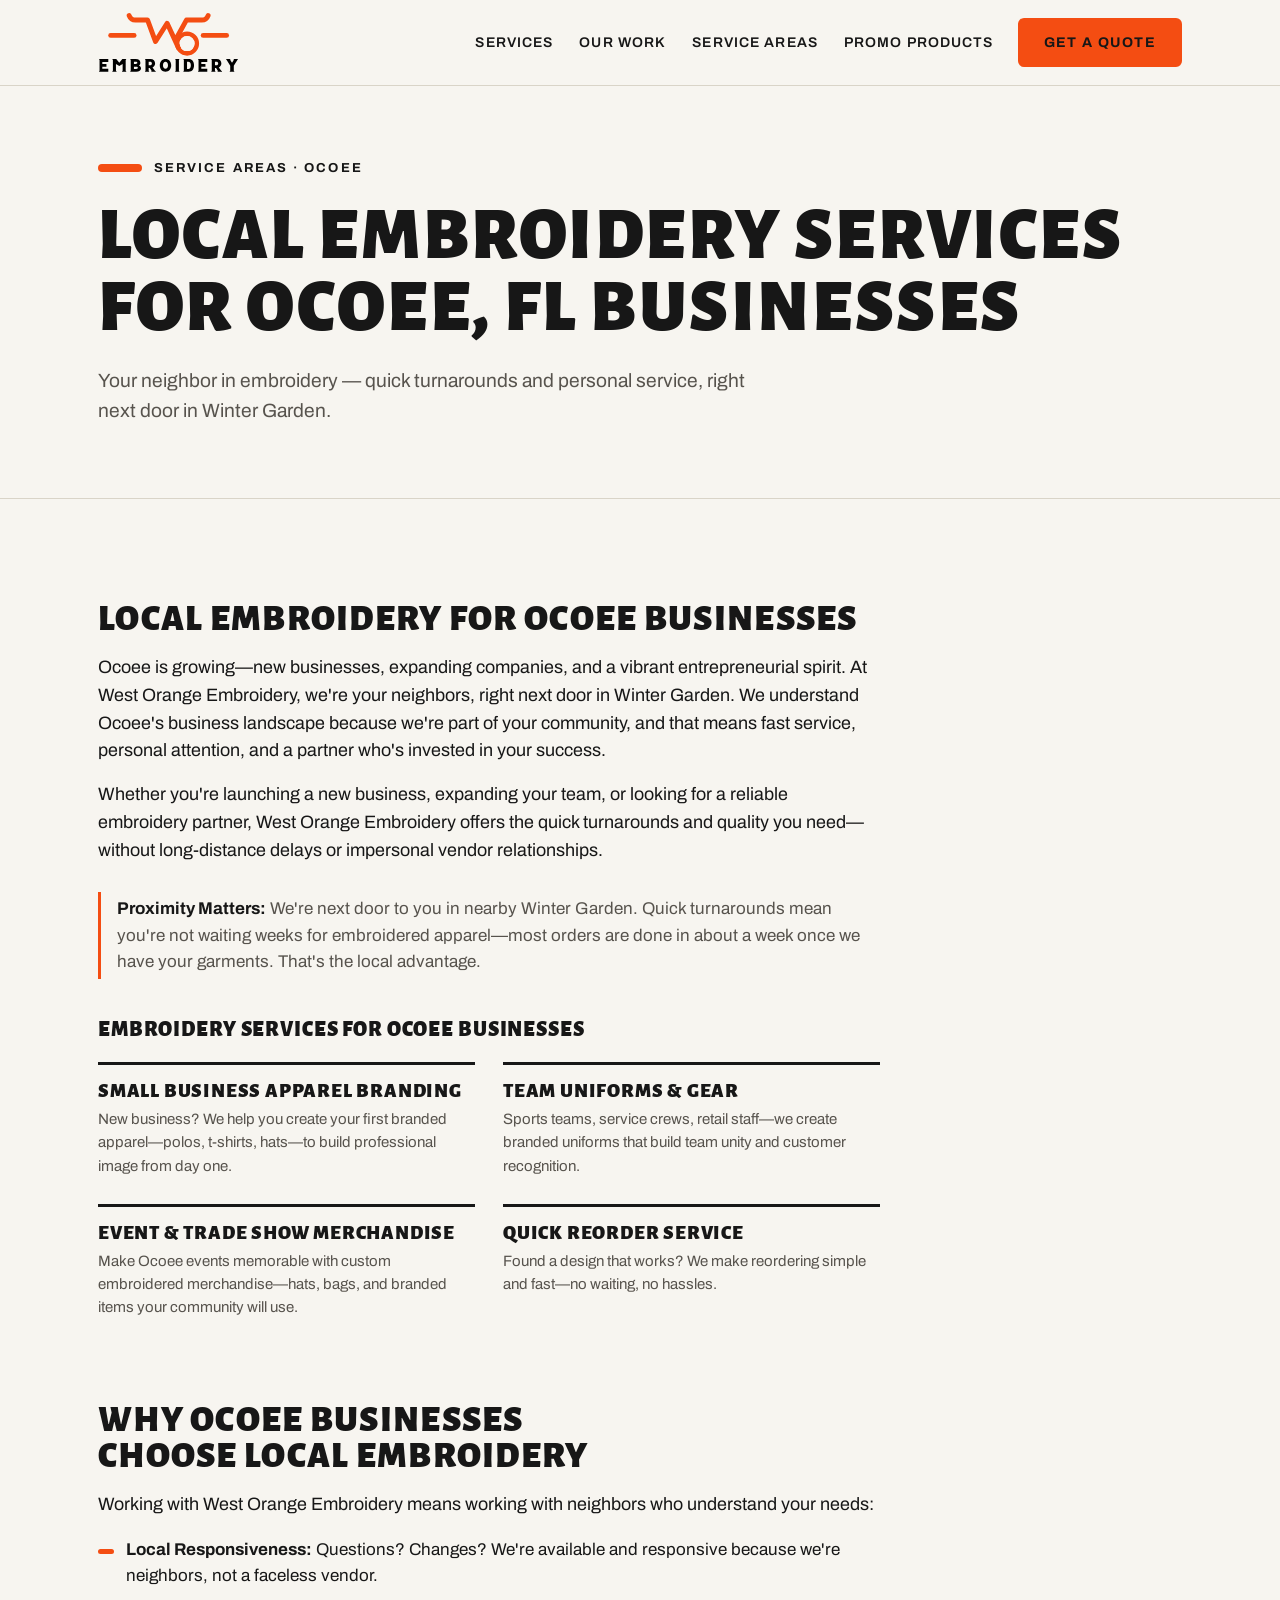
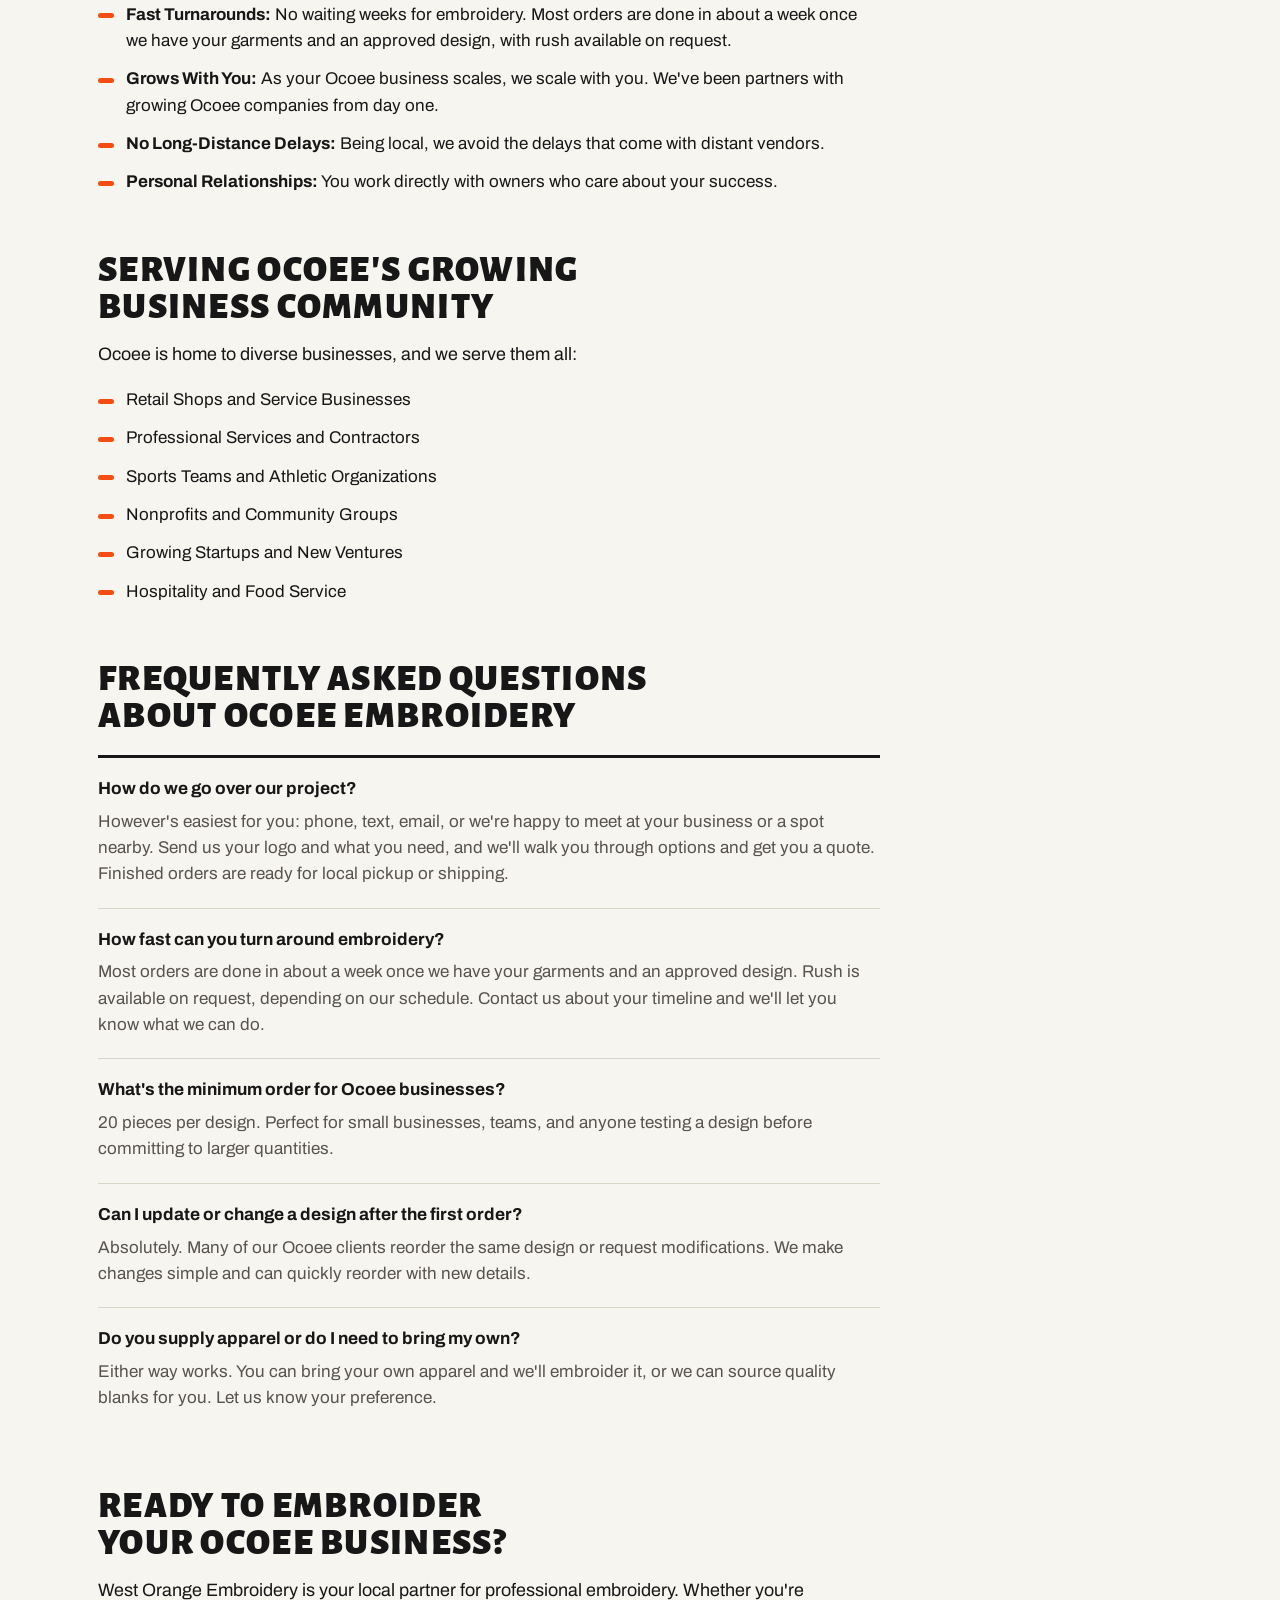
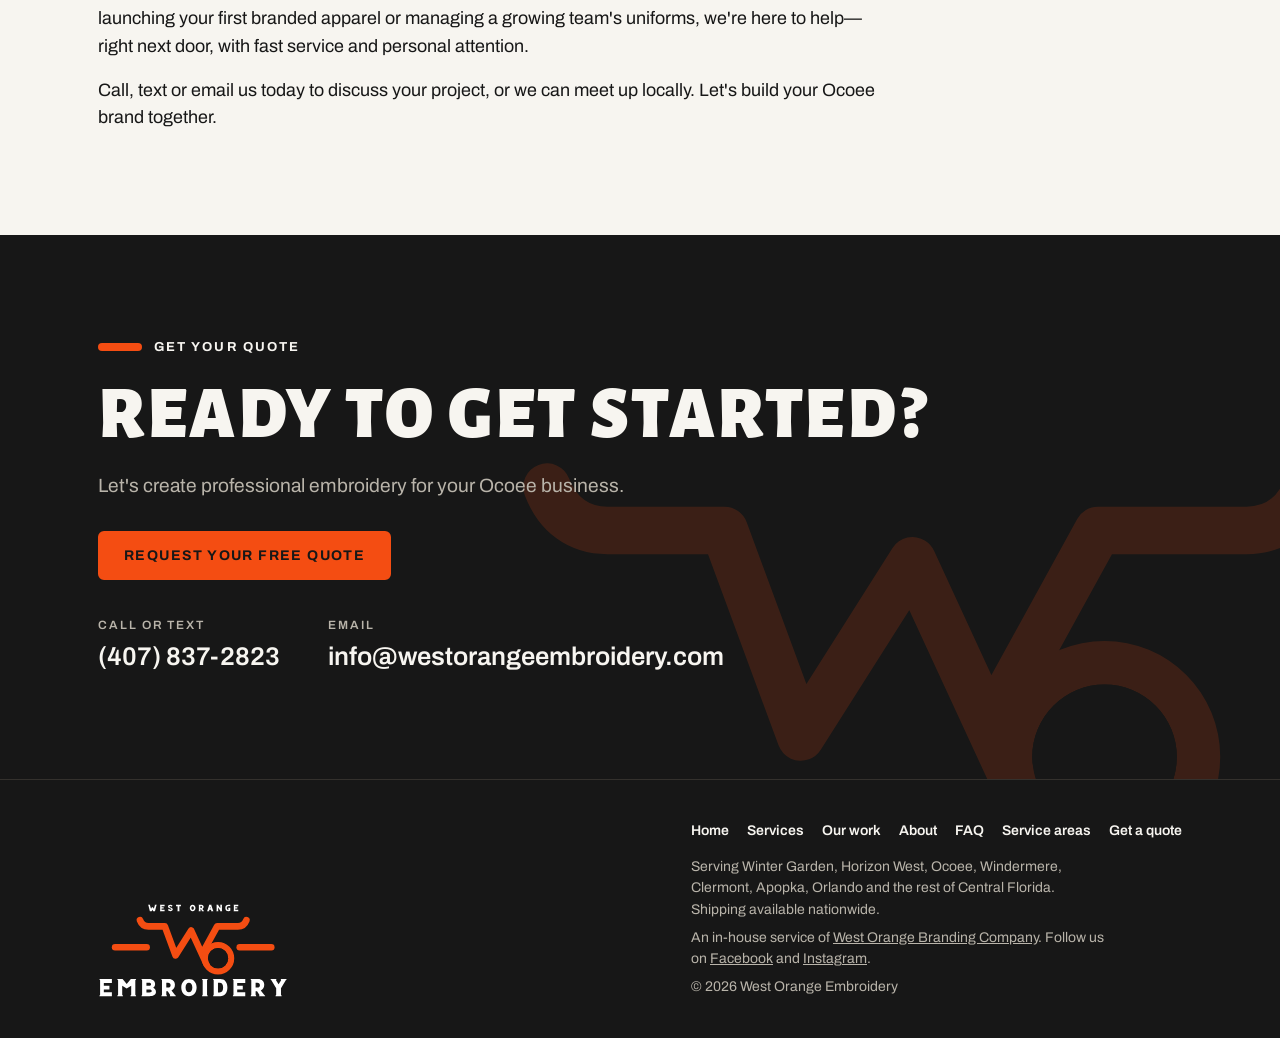
<file: service-areas/ocoee.html>
<!doctype html>
<html lang="en">
<head>
<meta charset="utf-8">
<meta name="viewport" content="width=device-width,initial-scale=1,viewport-fit=cover">
<title>Local Embroidery Services for Ocoee Businesses | West Orange Embroidery</title>
<meta name="description" content="Local embroidery services in Ocoee, FL. Fast turnarounds, personal service, and quick reorder capabilities for growing businesses.">
<link rel="canonical" href="https://westorangeembroidery.com/service-areas/ocoee.html">
<meta property="og:type" content="website">
<meta property="og:site_name" content="West Orange Embroidery">
<meta property="og:url" content="https://westorangeembroidery.com/service-areas/ocoee.html">
<meta property="og:title" content="Local Embroidery Services for Ocoee Businesses | West Orange Embroidery">
<meta property="og:description" content="Local embroidery services in Ocoee, FL. Fast turnarounds, personal service, and quick reorder capabilities for growing businesses.">
<meta property="og:image" content="https://westorangeembroidery.com/share.png">
<meta name="twitter:card" content="summary_large_image">
<link rel="icon" type="image/svg+xml" href="../favicon.svg">
<link rel="icon" type="image/x-icon" href="../favicon.ico">
<link rel="apple-touch-icon" href="../apple-touch-icon.png">
<link rel="preconnect" href="https://fonts.googleapis.com">
<link rel="preconnect" href="https://fonts.gstatic.com" crossorigin>
<link rel="stylesheet" href="https://fonts.googleapis.com/css2?family=Alegreya+Sans:wght@800;900&family=Archivo:wght@400;500;600;700&display=swap">
<link rel="stylesheet" href="../styles.css">
</head>
<body>
<div class="site">
<header class="site-header">
  <div class="wrap">
    <a class="brand" href="../" aria-label="West Orange Embroidery, home"><img src="../logo-header.svg" alt="WO Embroidery" width="141" height="61"></a>
    <ul class="nav-links"><li><a href="../#services">Services</a></li><li><a href="../#work">Our work</a></li><li><a href="./"><span class="nav-long">Service </span>areas</a></li><li><a href="https://www.westorangebranding.com/">Promo products</a></li></ul>
    <a class="btn btn-primary" href="../#quote">Get a quote</a>
  </div>
</header>
<main>
<section class="page-hero">
  <div class="wrap">
    <p class="marker">Service areas · Ocoee</p>
    <h1 class="display">Local Embroidery Services for Ocoee, FL Businesses</h1>
    <p class="lede">Your neighbor in embroidery — quick turnarounds and personal service, right next door in Winter Garden.</p>
  </div>
</section>
<section>
  <div class="wrap">
    <div class="article">
<h2>Local Embroidery for Ocoee Businesses</h2>
<p>Ocoee is growing—new businesses, expanding companies, and a vibrant entrepreneurial spirit. At West Orange Embroidery, we're your neighbors, right next door in Winter Garden. We understand Ocoee's business landscape because we're part of your community, and that means fast service, personal attention, and a partner who's invested in your success.</p>
<p>Whether you're launching a new business, expanding your team, or looking for a reliable embroidery partner, West Orange Embroidery offers the quick turnarounds and quality you need—without long-distance delays or impersonal vendor relationships.</p>
<div class="highlight-box">
<strong>Proximity Matters:</strong> We're next door to you in nearby Winter Garden. Quick turnarounds mean you're not waiting weeks for embroidered apparel—most orders are done in about a week once we have your garments. That's the local advantage.
</div>
<h3>Embroidery Services for Ocoee Businesses</h3>
<div class="services-grid">
<div class="service-item">
<h3>Small Business Apparel Branding</h3>
<p>New business? We help you create your first branded apparel—polos, t-shirts, hats—to build professional image from day one.</p>
</div>
<div class="service-item">
<h3>Team Uniforms &amp; Gear</h3>
<p>Sports teams, service crews, retail staff—we create branded uniforms that build team unity and customer recognition.</p>
</div>
<div class="service-item">
<h3>Event &amp; Trade Show Merchandise</h3>
<p>Make Ocoee events memorable with custom embroidered merchandise—hats, bags, and branded items your community will use.</p>
</div>
<div class="service-item">
<h3>Quick Reorder Service</h3>
<p>Found a design that works? We make reordering simple and fast—no waiting, no hassles.</p>
</div>
</div>
<h2>Why Ocoee Businesses Choose Local Embroidery</h2>
<p>Working with West Orange Embroidery means working with neighbors who understand your needs:</p>
<ul class="why-list">
<li><strong>Local Responsiveness:</strong> Questions? Changes? We're available and responsive because we're neighbors, not a faceless vendor.</li>
<li><strong>Fast Turnarounds:</strong> No waiting weeks for embroidery. Most orders are done in about a week once we have your garments and an approved design, with rush available on request.</li>
<li><strong>Grows With You:</strong> As your Ocoee business scales, we scale with you. We've been partners with growing Ocoee companies from day one.</li>
<li><strong>No Long-Distance Delays:</strong> Being local, we avoid the delays that come with distant vendors.</li>
<li><strong>Personal Relationships:</strong> You work directly with owners who care about your success.</li>
</ul>
<h2>Serving Ocoee's Growing Business Community</h2>
<p>Ocoee is home to diverse businesses, and we serve them all:</p>
<ul class="why-list">
<li>Retail Shops and Service Businesses</li>
<li>Professional Services and Contractors</li>
<li>Sports Teams and Athletic Organizations</li>
<li>Nonprofits and Community Groups</li>
<li>Growing Startups and New Ventures</li>
<li>Hospitality and Food Service</li>
</ul>
<h2>Frequently Asked Questions About Ocoee Embroidery</h2>
<div class="faq-section">
<div class="faq-item">
<div class="faq-question">How do we go over our project?</div>
<div class="faq-answer">However's easiest for you: phone, text, email, or we're happy to meet at your business or a spot nearby. Send us your logo and what you need, and we'll walk you through options and get you a quote. Finished orders are ready for local pickup or shipping.</div>
</div>
<div class="faq-item">
<div class="faq-question">How fast can you turn around embroidery?</div>
<div class="faq-answer">Most orders are done in about a week once we have your garments and an approved design. Rush is available on request, depending on our schedule. Contact us about your timeline and we'll let you know what we can do.</div>
</div>
<div class="faq-item">
<div class="faq-question">What's the minimum order for Ocoee businesses?</div>
<div class="faq-answer">20 pieces per design. Perfect for small businesses, teams, and anyone testing a design before committing to larger quantities.</div>
</div>
<div class="faq-item">
<div class="faq-question">Can I update or change a design after the first order?</div>
<div class="faq-answer">Absolutely. Many of our Ocoee clients reorder the same design or request modifications. We make changes simple and can quickly reorder with new details.</div>
</div>
<div class="faq-item">
<div class="faq-question">Do you supply apparel or do I need to bring my own?</div>
<div class="faq-answer">Either way works. You can bring your own apparel and we'll embroider it, or we can source quality blanks for you. Let us know your preference.</div>
</div>
</div>
<h2>Ready to Embroider Your Ocoee Business?</h2>
<p>West Orange Embroidery is your local partner for professional embroidery. Whether you're launching your first branded apparel or managing a growing team's uniforms, we're here to help—right next door, with fast service and personal attention.</p>
<p>Call, text or email us today to discuss your project, or we can meet up locally. Let's build your Ocoee brand together.</p>
    </div>
  </div>
</section>
<section class="dark close">
  <div class="wrap">
    <p class="marker">Get your quote</p>
    <h2 class="display">Ready to Get Started?</h2>
    <p class="lede">Let's create professional embroidery for your Ocoee business.</p>
    <div class="actions"><a class="btn btn-primary" href="../#quote">Request your free quote</a></div>
    <dl class="contact">
      <div><dt>Call or text</dt><dd><a href="tel:+14078372823">(407) 837-2823</a></dd></div>
      <div><dt>Email</dt><dd><a href="mailto:info@westorangeembroidery.com">info@westorangeembroidery.com</a></dd></div>
    </dl>
  </div>
</section></main>
<footer class="dark">
  <div class="wrap">
    <img src="../logo-footer.svg" alt="West Orange Embroidery" width="190" height="85">
    <div>
      <ul class="foot-links"><li><a href="../">Home</a></li><li><a href="../#services">Services</a></li><li><a href="../#work">Our work</a></li><li><a href="../#about">About</a></li><li><a href="../#faq">FAQ</a></li><li><a href="./">Service areas</a></li><li><a href="../#quote">Get a quote</a></li></ul>
      <p>Serving Winter Garden, Horizon West, Ocoee, Windermere, Clermont, Apopka, Orlando and the rest of Central Florida. Shipping available nationwide.</p>
      <p>An in-house service of <a href="https://www.westorangebranding.com/">West Orange Branding Company</a>. Follow us on <a href="https://facebook.com/westorangeembroidery" target="_blank" rel="noopener">Facebook</a> and <a href="https://instagram.com/westorangeembroidery" target="_blank" rel="noopener">Instagram</a>.</p>
      <p>&copy; 2026 West Orange Embroidery</p>
    </div>
  </div>
</footer></div>
</body>
</html>
</file>
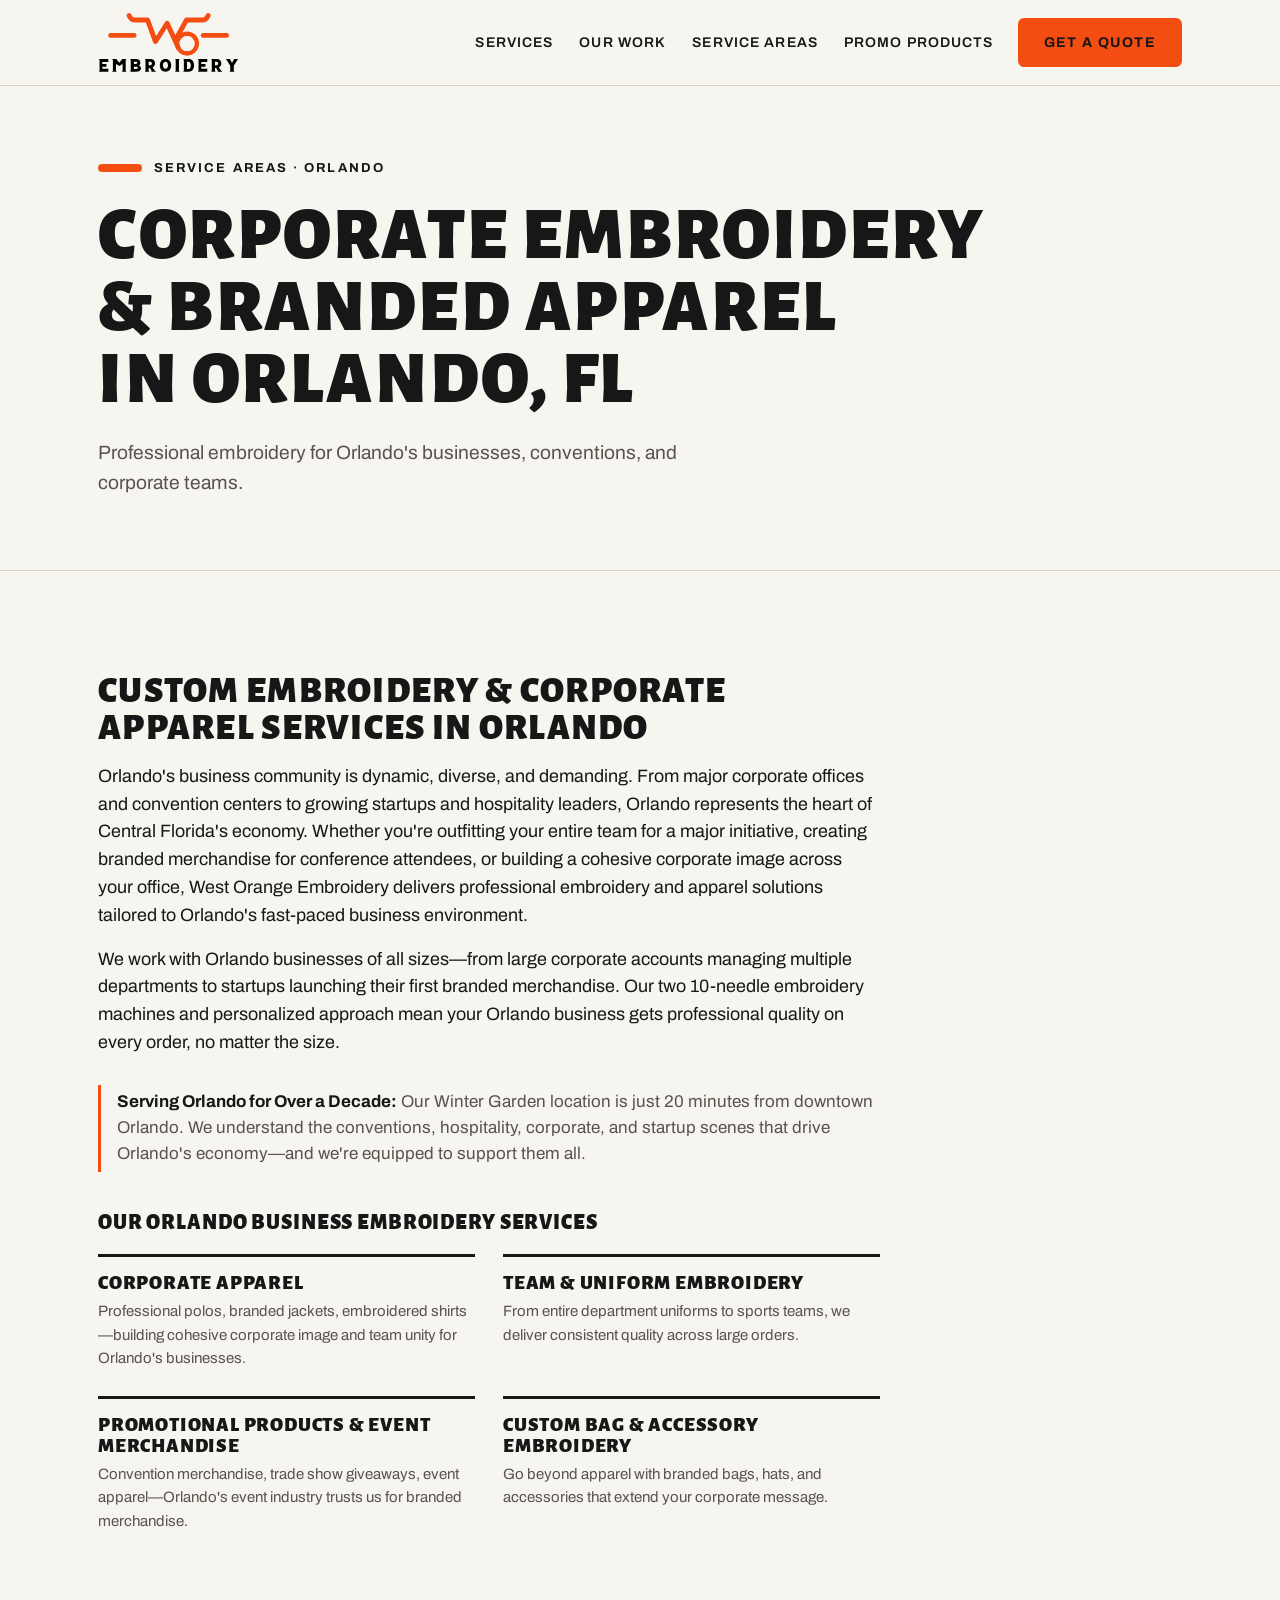
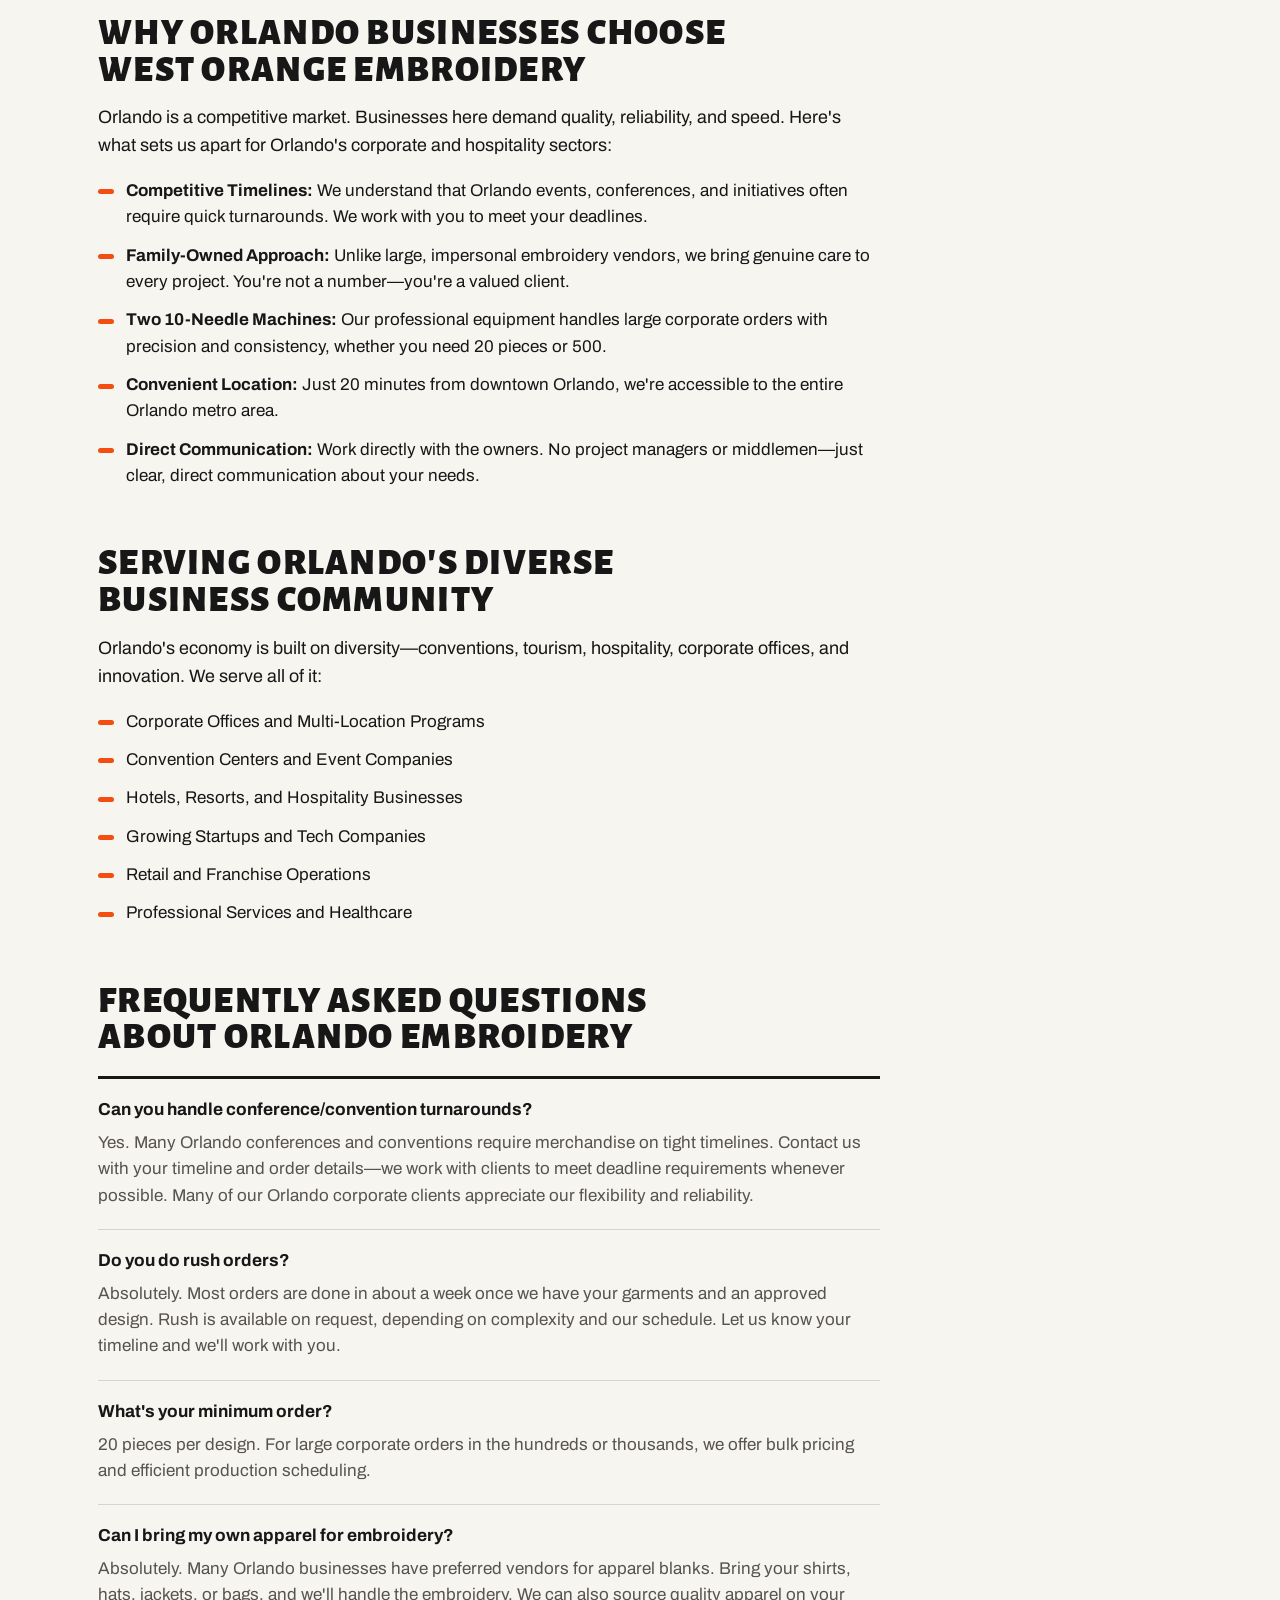
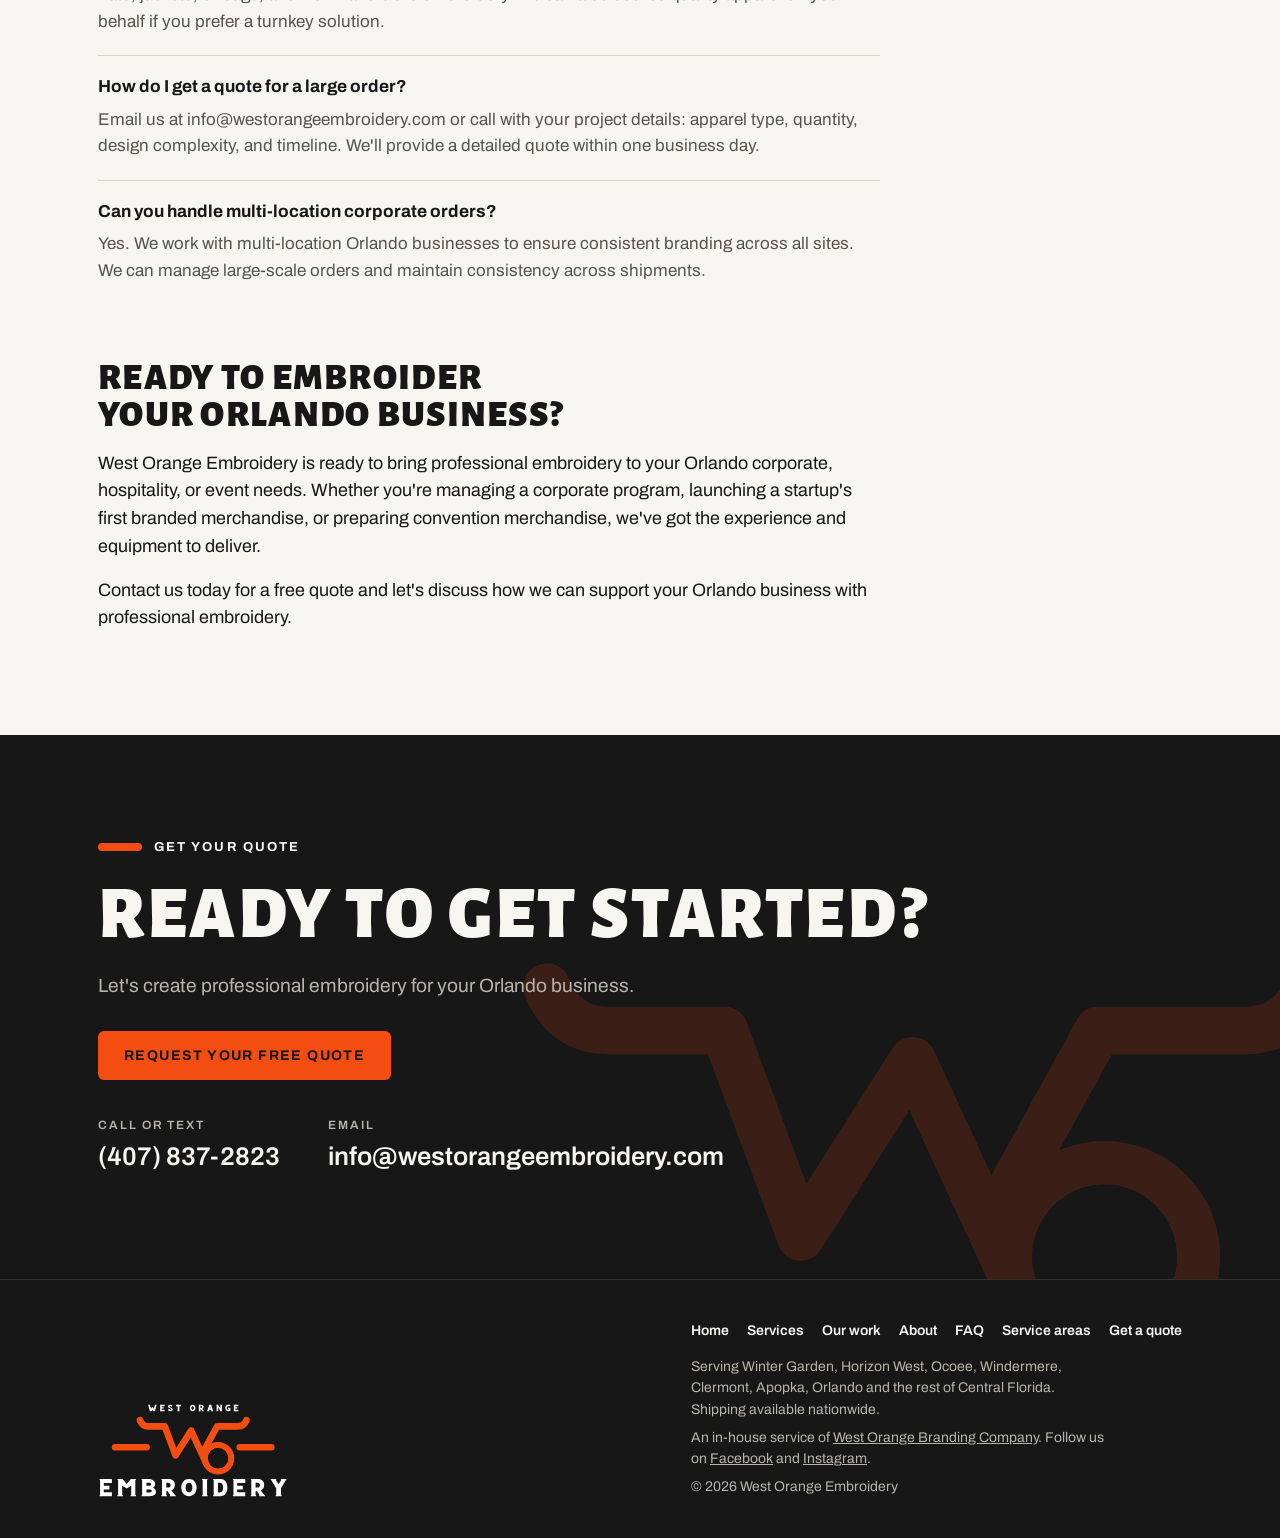
<file: service-areas/orlando.html>
<!doctype html>
<html lang="en">
<head>
<meta charset="utf-8">
<meta name="viewport" content="width=device-width,initial-scale=1,viewport-fit=cover">
<title>Corporate Embroidery &amp; Branded Apparel in Orlando, FL | West Orange Embroidery</title>
<meta name="description" content="Professional embroidery for Orlando corporate offices, conventions, and hospitality teams. Competitive timelines and personalized service.">
<link rel="canonical" href="https://westorangeembroidery.com/service-areas/orlando.html">
<meta property="og:type" content="website">
<meta property="og:site_name" content="West Orange Embroidery">
<meta property="og:url" content="https://westorangeembroidery.com/service-areas/orlando.html">
<meta property="og:title" content="Corporate Embroidery &amp; Branded Apparel in Orlando, FL | West Orange Embroidery">
<meta property="og:description" content="Professional embroidery for Orlando corporate offices, conventions, and hospitality teams. Competitive timelines and personalized service.">
<meta property="og:image" content="https://westorangeembroidery.com/share.png">
<meta name="twitter:card" content="summary_large_image">
<link rel="icon" type="image/svg+xml" href="../favicon.svg">
<link rel="icon" type="image/x-icon" href="../favicon.ico">
<link rel="apple-touch-icon" href="../apple-touch-icon.png">
<link rel="preconnect" href="https://fonts.googleapis.com">
<link rel="preconnect" href="https://fonts.gstatic.com" crossorigin>
<link rel="stylesheet" href="https://fonts.googleapis.com/css2?family=Alegreya+Sans:wght@800;900&family=Archivo:wght@400;500;600;700&display=swap">
<link rel="stylesheet" href="../styles.css">
</head>
<body>
<div class="site">
<header class="site-header">
  <div class="wrap">
    <a class="brand" href="../" aria-label="West Orange Embroidery, home"><img src="../logo-header.svg" alt="WO Embroidery" width="141" height="61"></a>
    <ul class="nav-links"><li><a href="../#services">Services</a></li><li><a href="../#work">Our work</a></li><li><a href="./"><span class="nav-long">Service </span>areas</a></li><li><a href="https://www.westorangebranding.com/">Promo products</a></li></ul>
    <a class="btn btn-primary" href="../#quote">Get a quote</a>
  </div>
</header>
<main>
<section class="page-hero">
  <div class="wrap">
    <p class="marker">Service areas · Orlando</p>
    <h1 class="display">Corporate Embroidery & Branded Apparel in Orlando, FL</h1>
    <p class="lede">Professional embroidery for Orlando's businesses, conventions, and corporate teams.</p>
  </div>
</section>
<section>
  <div class="wrap">
    <div class="article">
<h2>Custom Embroidery &amp; Corporate Apparel Services in Orlando</h2>
<p>Orlando's business community is dynamic, diverse, and demanding. From major corporate offices and convention centers to growing startups and hospitality leaders, Orlando represents the heart of Central Florida's economy. Whether you're outfitting your entire team for a major initiative, creating branded merchandise for conference attendees, or building a cohesive corporate image across your office, West Orange Embroidery delivers professional embroidery and apparel solutions tailored to Orlando's fast-paced business environment.</p>
<p>We work with Orlando businesses of all sizes—from large corporate accounts managing multiple departments to startups launching their first branded merchandise. Our two 10-needle embroidery machines and personalized approach mean your Orlando business gets professional quality on every order, no matter the size.</p>
<div class="highlight-box">
<strong>Serving Orlando for Over a Decade:</strong> Our Winter Garden location is just 20 minutes from downtown Orlando. We understand the conventions, hospitality, corporate, and startup scenes that drive Orlando's economy—and we're equipped to support them all.
</div>
<h3>Our Orlando Business Embroidery Services</h3>
<div class="services-grid">
<div class="service-item">
<h3>Corporate Apparel</h3>
<p>Professional polos, branded jackets, embroidered shirts—building cohesive corporate image and team unity for Orlando's businesses.</p>
</div>
<div class="service-item">
<h3>Team &amp; Uniform Embroidery</h3>
<p>From entire department uniforms to sports teams, we deliver consistent quality across large orders.</p>
</div>
<div class="service-item">
<h3>Promotional Products &amp; Event Merchandise</h3>
<p>Convention merchandise, trade show giveaways, event apparel—Orlando's event industry trusts us for branded merchandise.</p>
</div>
<div class="service-item">
<h3>Custom Bag &amp; Accessory Embroidery</h3>
<p>Go beyond apparel with branded bags, hats, and accessories that extend your corporate message.</p>
</div>
</div>
<h2>Why Orlando Businesses Choose West Orange Embroidery</h2>
<p>Orlando is a competitive market. Businesses here demand quality, reliability, and speed. Here's what sets us apart for Orlando's corporate and hospitality sectors:</p>
<ul class="why-list">
<li><strong>Competitive Timelines:</strong> We understand that Orlando events, conferences, and initiatives often require quick turnarounds. We work with you to meet your deadlines.</li>
<li><strong>Family-Owned Approach:</strong> Unlike large, impersonal embroidery vendors, we bring genuine care to every project. You're not a number—you're a valued client.</li>
<li><strong>Two 10-Needle Machines:</strong> Our professional equipment handles large corporate orders with precision and consistency, whether you need 20 pieces or 500.</li>
<li><strong>Convenient Location:</strong> Just 20 minutes from downtown Orlando, we're accessible to the entire Orlando metro area.</li>
<li><strong>Direct Communication:</strong> Work directly with the owners. No project managers or middlemen—just clear, direct communication about your needs.</li>
</ul>
<h2>Serving Orlando's Diverse Business Community</h2>
<p>Orlando's economy is built on diversity—conventions, tourism, hospitality, corporate offices, and innovation. We serve all of it:</p>
<ul class="why-list">
<li>Corporate Offices and Multi-Location Programs</li>
<li>Convention Centers and Event Companies</li>
<li>Hotels, Resorts, and Hospitality Businesses</li>
<li>Growing Startups and Tech Companies</li>
<li>Retail and Franchise Operations</li>
<li>Professional Services and Healthcare</li>
</ul>
<h2>Frequently Asked Questions About Orlando Embroidery</h2>
<div class="faq-section">
<div class="faq-item">
<div class="faq-question">Can you handle conference/convention turnarounds?</div>
<div class="faq-answer">Yes. Many Orlando conferences and conventions require merchandise on tight timelines. Contact us with your timeline and order details—we work with clients to meet deadline requirements whenever possible. Many of our Orlando corporate clients appreciate our flexibility and reliability.</div>
</div>
<div class="faq-item">
<div class="faq-question">Do you do rush orders?</div>
<div class="faq-answer">Absolutely. Most orders are done in about a week once we have your garments and an approved design. Rush is available on request, depending on complexity and our schedule. Let us know your timeline and we'll work with you.</div>
</div>
<div class="faq-item">
<div class="faq-question">What's your minimum order?</div>
<div class="faq-answer">20 pieces per design. For large corporate orders in the hundreds or thousands, we offer bulk pricing and efficient production scheduling.</div>
</div>
<div class="faq-item">
<div class="faq-question">Can I bring my own apparel for embroidery?</div>
<div class="faq-answer">Absolutely. Many Orlando businesses have preferred vendors for apparel blanks. Bring your shirts, hats, jackets, or bags, and we'll handle the embroidery. We can also source quality apparel on your behalf if you prefer a turnkey solution.</div>
</div>
<div class="faq-item">
<div class="faq-question">How do I get a quote for a large order?</div>
<div class="faq-answer">Email us at info@westorangeembroidery.com or call with your project details: apparel type, quantity, design complexity, and timeline. We'll provide a detailed quote within one business day.</div>
</div>
<div class="faq-item">
<div class="faq-question">Can you handle multi-location corporate orders?</div>
<div class="faq-answer">Yes. We work with multi-location Orlando businesses to ensure consistent branding across all sites. We can manage large-scale orders and maintain consistency across shipments.</div>
</div>
</div>
<h2>Ready to Embroider Your Orlando Business?</h2>
<p>West Orange Embroidery is ready to bring professional embroidery to your Orlando corporate, hospitality, or event needs. Whether you're managing a corporate program, launching a startup's first branded merchandise, or preparing convention merchandise, we've got the experience and equipment to deliver.</p>
<p>Contact us today for a free quote and let's discuss how we can support your Orlando business with professional embroidery.</p>
    </div>
  </div>
</section>
<section class="dark close">
  <div class="wrap">
    <p class="marker">Get your quote</p>
    <h2 class="display">Ready to Get Started?</h2>
    <p class="lede">Let's create professional embroidery for your Orlando business.</p>
    <div class="actions"><a class="btn btn-primary" href="../#quote">Request your free quote</a></div>
    <dl class="contact">
      <div><dt>Call or text</dt><dd><a href="tel:+14078372823">(407) 837-2823</a></dd></div>
      <div><dt>Email</dt><dd><a href="mailto:info@westorangeembroidery.com">info@westorangeembroidery.com</a></dd></div>
    </dl>
  </div>
</section></main>
<footer class="dark">
  <div class="wrap">
    <img src="../logo-footer.svg" alt="West Orange Embroidery" width="190" height="85">
    <div>
      <ul class="foot-links"><li><a href="../">Home</a></li><li><a href="../#services">Services</a></li><li><a href="../#work">Our work</a></li><li><a href="../#about">About</a></li><li><a href="../#faq">FAQ</a></li><li><a href="./">Service areas</a></li><li><a href="../#quote">Get a quote</a></li></ul>
      <p>Serving Winter Garden, Horizon West, Ocoee, Windermere, Clermont, Apopka, Orlando and the rest of Central Florida. Shipping available nationwide.</p>
      <p>An in-house service of <a href="https://www.westorangebranding.com/">West Orange Branding Company</a>. Follow us on <a href="https://facebook.com/westorangeembroidery" target="_blank" rel="noopener">Facebook</a> and <a href="https://instagram.com/westorangeembroidery" target="_blank" rel="noopener">Instagram</a>.</p>
      <p>&copy; 2026 West Orange Embroidery</p>
    </div>
  </div>
</footer></div>
</body>
</html>
</file>
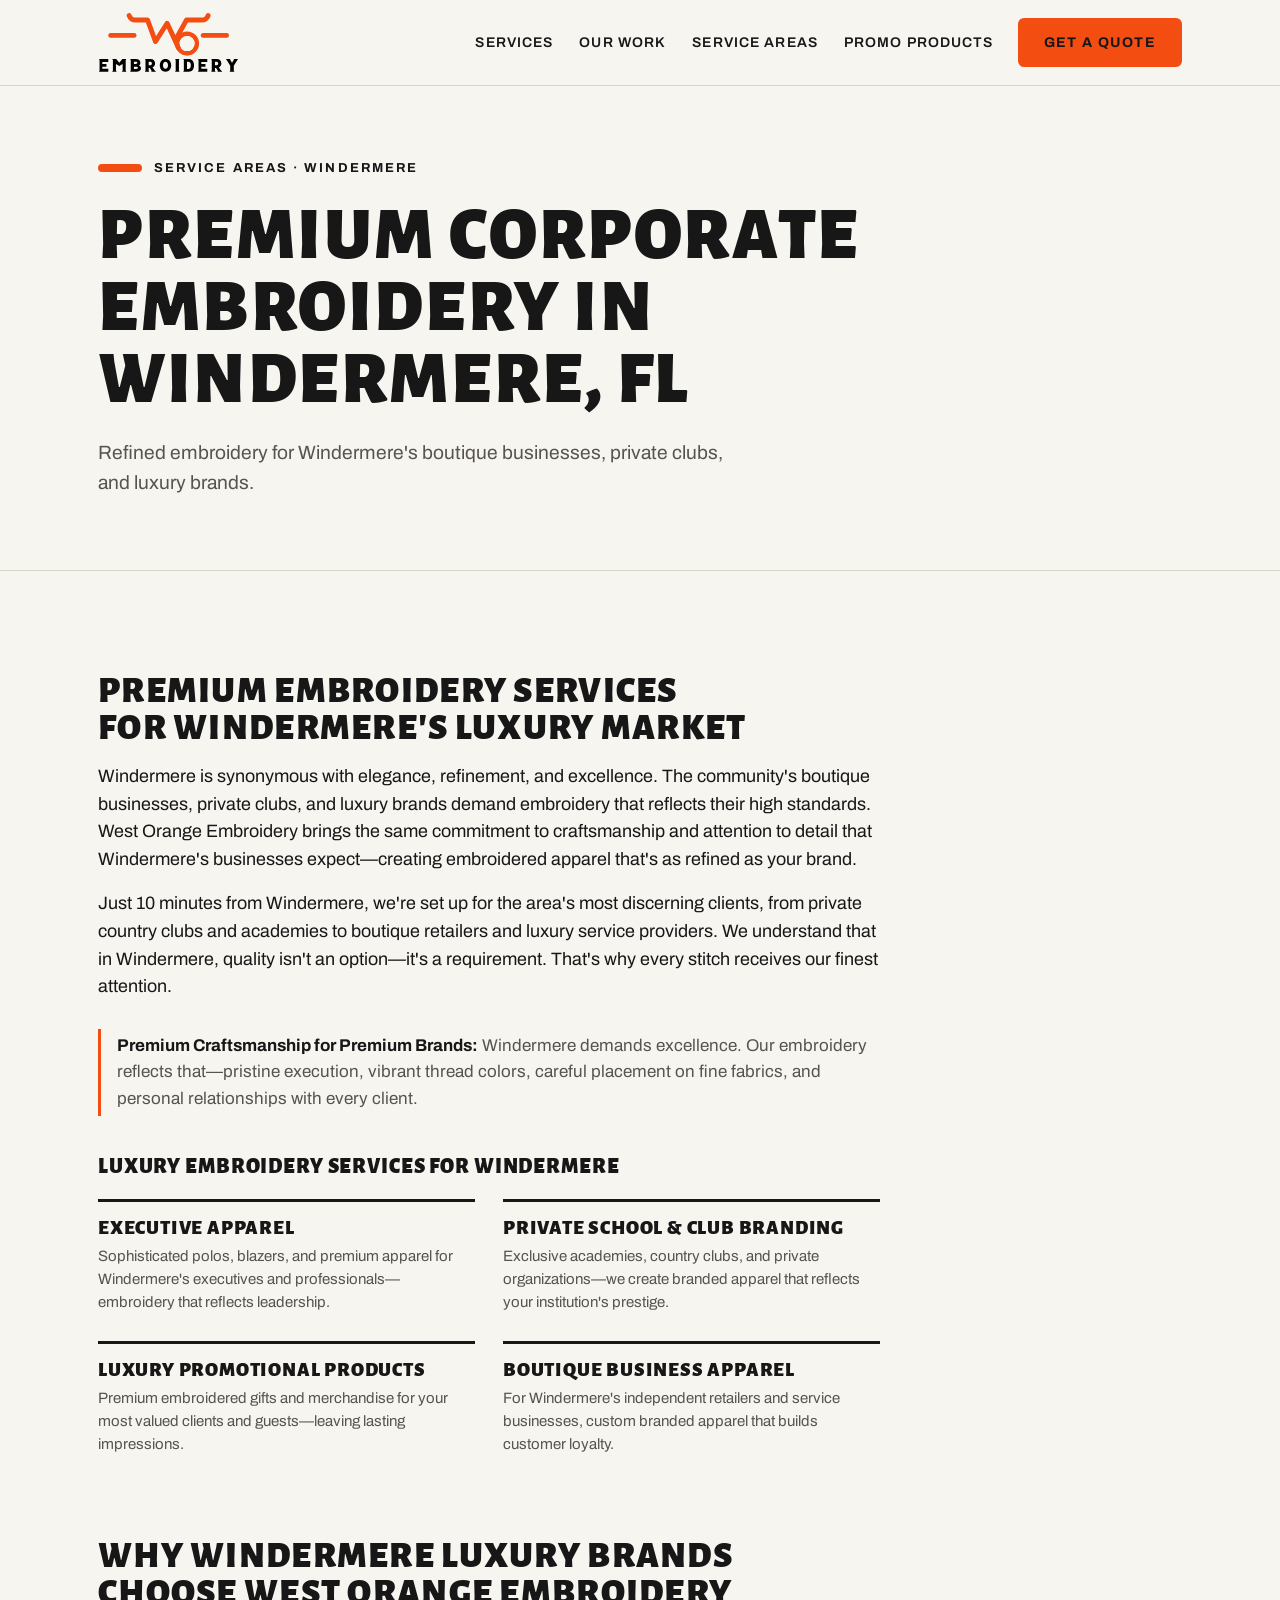
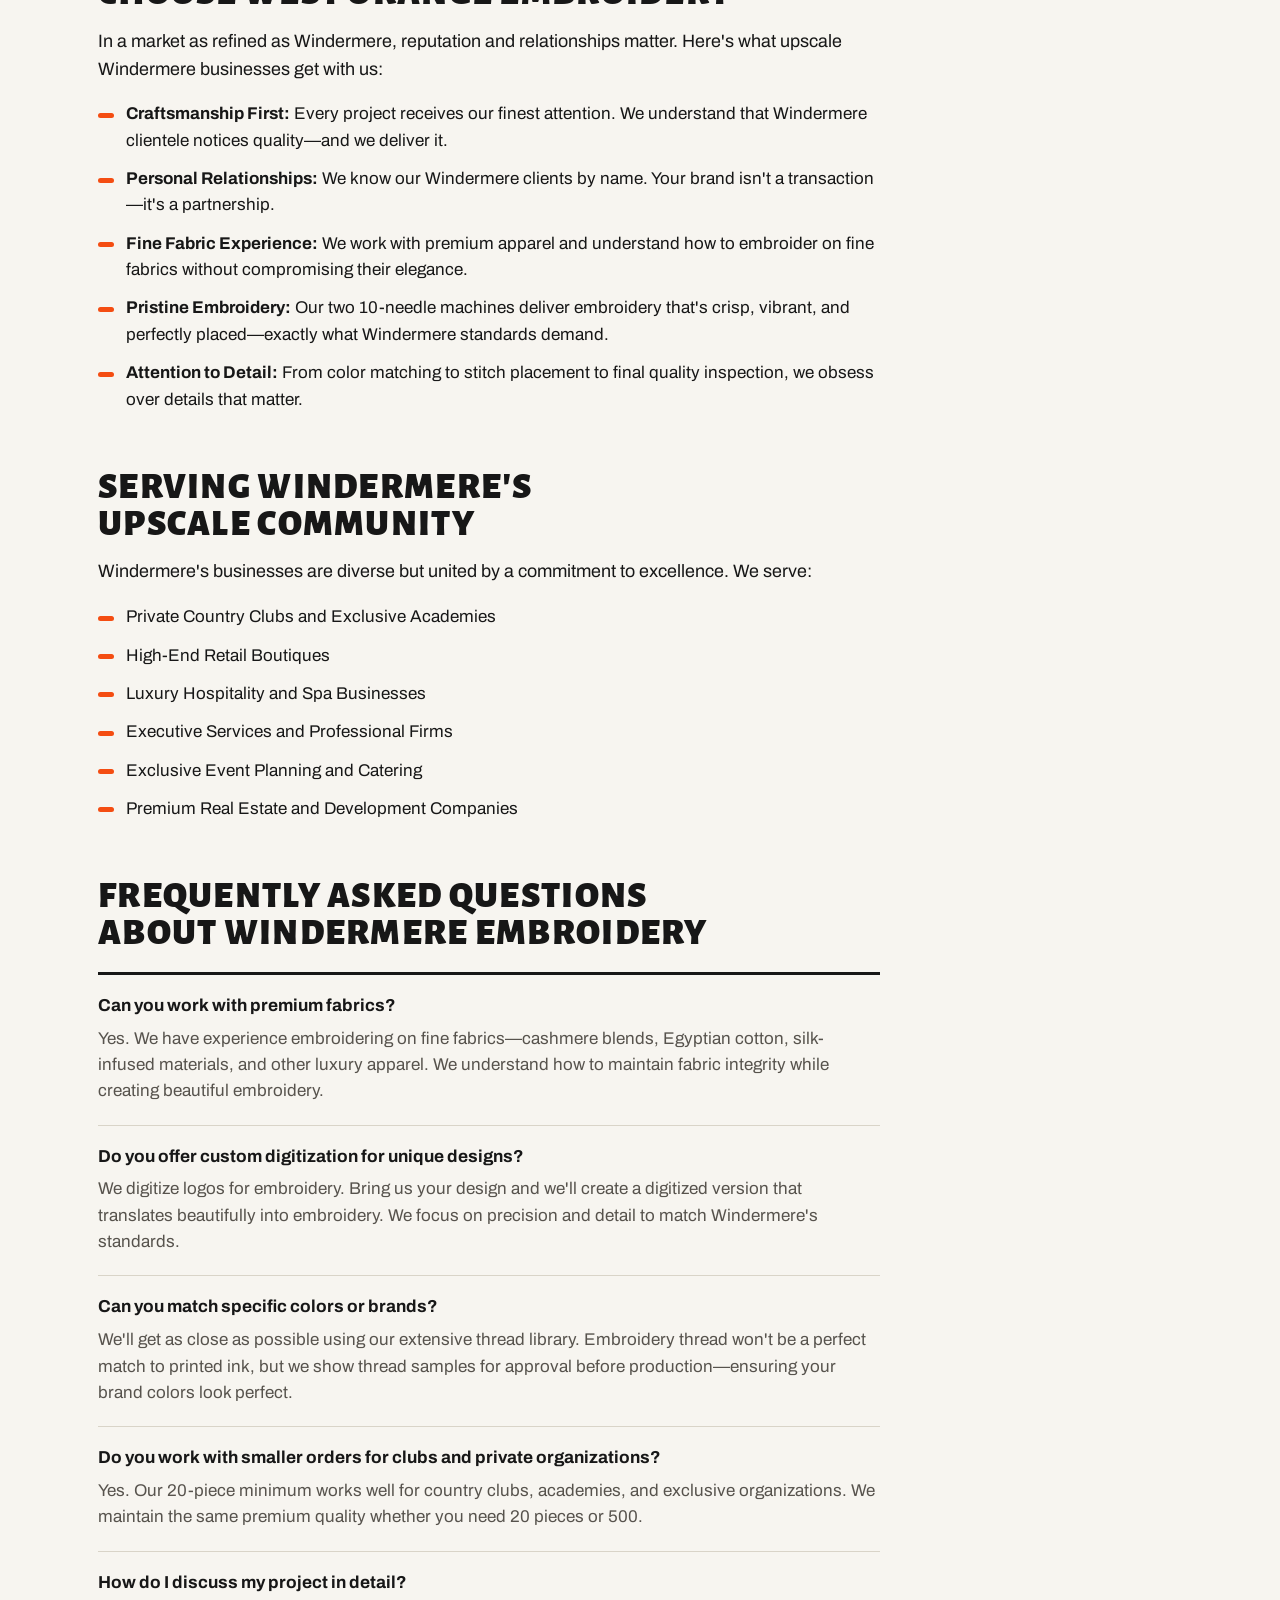
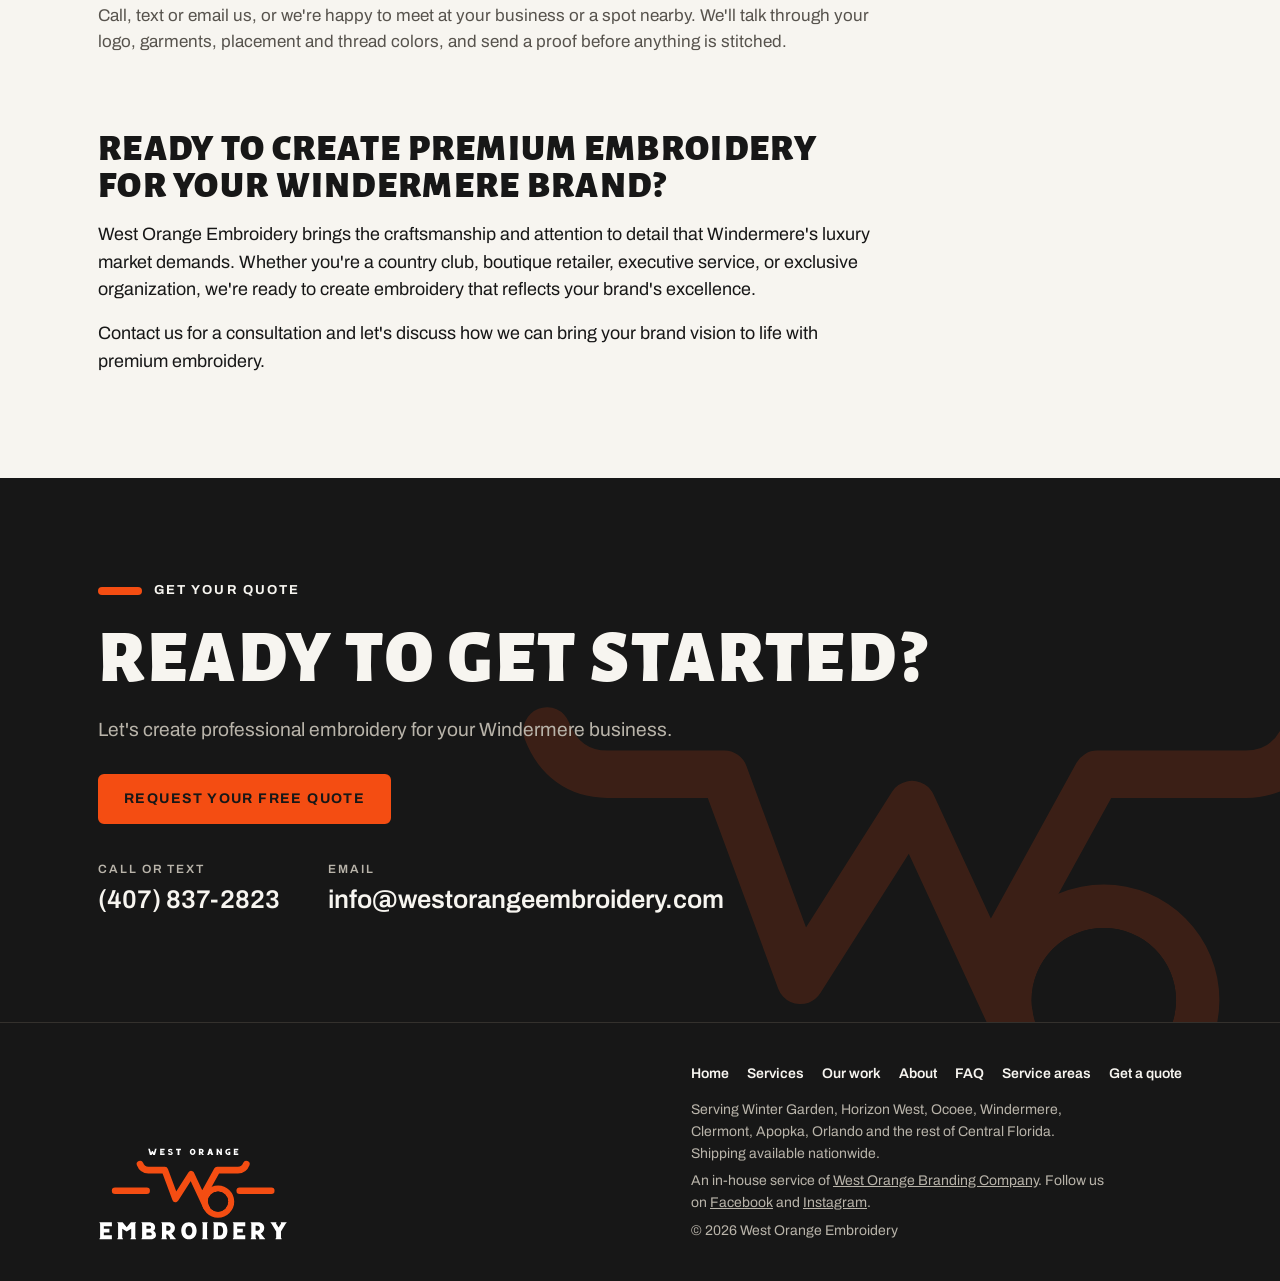
<file: service-areas/windermere.html>
<!doctype html>
<html lang="en">
<head>
<meta charset="utf-8">
<meta name="viewport" content="width=device-width,initial-scale=1,viewport-fit=cover">
<title>Premium Corporate Embroidery in Windermere, FL | West Orange Embroidery</title>
<meta name="description" content="Premium embroidery for Windermere luxury brands, private clubs, and boutique businesses. Fine fabric craftsmanship and personal service.">
<link rel="canonical" href="https://westorangeembroidery.com/service-areas/windermere.html">
<meta property="og:type" content="website">
<meta property="og:site_name" content="West Orange Embroidery">
<meta property="og:url" content="https://westorangeembroidery.com/service-areas/windermere.html">
<meta property="og:title" content="Premium Corporate Embroidery in Windermere, FL | West Orange Embroidery">
<meta property="og:description" content="Premium embroidery for Windermere luxury brands, private clubs, and boutique businesses. Fine fabric craftsmanship and personal service.">
<meta property="og:image" content="https://westorangeembroidery.com/share.png">
<meta name="twitter:card" content="summary_large_image">
<link rel="icon" type="image/svg+xml" href="../favicon.svg">
<link rel="icon" type="image/x-icon" href="../favicon.ico">
<link rel="apple-touch-icon" href="../apple-touch-icon.png">
<link rel="preconnect" href="https://fonts.googleapis.com">
<link rel="preconnect" href="https://fonts.gstatic.com" crossorigin>
<link rel="stylesheet" href="https://fonts.googleapis.com/css2?family=Alegreya+Sans:wght@800;900&family=Archivo:wght@400;500;600;700&display=swap">
<link rel="stylesheet" href="../styles.css">
</head>
<body>
<div class="site">
<header class="site-header">
  <div class="wrap">
    <a class="brand" href="../" aria-label="West Orange Embroidery, home"><img src="../logo-header.svg" alt="WO Embroidery" width="141" height="61"></a>
    <ul class="nav-links"><li><a href="../#services">Services</a></li><li><a href="../#work">Our work</a></li><li><a href="./"><span class="nav-long">Service </span>areas</a></li><li><a href="https://www.westorangebranding.com/">Promo products</a></li></ul>
    <a class="btn btn-primary" href="../#quote">Get a quote</a>
  </div>
</header>
<main>
<section class="page-hero">
  <div class="wrap">
    <p class="marker">Service areas · Windermere</p>
    <h1 class="display">Premium Corporate Embroidery in Windermere, FL</h1>
    <p class="lede">Refined embroidery for Windermere's boutique businesses, private clubs, and luxury brands.</p>
  </div>
</section>
<section>
  <div class="wrap">
    <div class="article">
<h2>Premium Embroidery Services for Windermere's Luxury Market</h2>
<p>Windermere is synonymous with elegance, refinement, and excellence. The community's boutique businesses, private clubs, and luxury brands demand embroidery that reflects their high standards. West Orange Embroidery brings the same commitment to craftsmanship and attention to detail that Windermere's businesses expect—creating embroidered apparel that's as refined as your brand.</p>
<p>Just 10 minutes from Windermere, we're set up for the area's most discerning clients, from private country clubs and academies to boutique retailers and luxury service providers. We understand that in Windermere, quality isn't an option—it's a requirement. That's why every stitch receives our finest attention.</p>
<div class="highlight-box">
<strong>Premium Craftsmanship for Premium Brands:</strong> Windermere demands excellence. Our embroidery reflects that—pristine execution, vibrant thread colors, careful placement on fine fabrics, and personal relationships with every client.
</div>
<h3>Luxury Embroidery Services for Windermere</h3>
<div class="services-grid">
<div class="service-item">
<h3>Executive Apparel</h3>
<p>Sophisticated polos, blazers, and premium apparel for Windermere's executives and professionals—embroidery that reflects leadership.</p>
</div>
<div class="service-item">
<h3>Private School &amp; Club Branding</h3>
<p>Exclusive academies, country clubs, and private organizations—we create branded apparel that reflects your institution's prestige.</p>
</div>
<div class="service-item">
<h3>Luxury Promotional Products</h3>
<p>Premium embroidered gifts and merchandise for your most valued clients and guests—leaving lasting impressions.</p>
</div>
<div class="service-item">
<h3>Boutique Business Apparel</h3>
<p>For Windermere's independent retailers and service businesses, custom branded apparel that builds customer loyalty.</p>
</div>
</div>
<h2>Why Windermere Luxury Brands Choose West Orange Embroidery</h2>
<p>In a market as refined as Windermere, reputation and relationships matter. Here's what upscale Windermere businesses get with us:</p>
<ul class="why-list">
<li><strong>Craftsmanship First:</strong> Every project receives our finest attention. We understand that Windermere clientele notices quality—and we deliver it.</li>
<li><strong>Personal Relationships:</strong> We know our Windermere clients by name. Your brand isn't a transaction—it's a partnership.</li>
<li><strong>Fine Fabric Experience:</strong> We work with premium apparel and understand how to embroider on fine fabrics without compromising their elegance.</li>
<li><strong>Pristine Embroidery:</strong> Our two 10-needle machines deliver embroidery that's crisp, vibrant, and perfectly placed—exactly what Windermere standards demand.</li>
<li><strong>Attention to Detail:</strong> From color matching to stitch placement to final quality inspection, we obsess over details that matter.</li>
</ul>
<h2>Serving Windermere's Upscale Community</h2>
<p>Windermere's businesses are diverse but united by a commitment to excellence. We serve:</p>
<ul class="why-list">
<li>Private Country Clubs and Exclusive Academies</li>
<li>High-End Retail Boutiques</li>
<li>Luxury Hospitality and Spa Businesses</li>
<li>Executive Services and Professional Firms</li>
<li>Exclusive Event Planning and Catering</li>
<li>Premium Real Estate and Development Companies</li>
</ul>
<h2>Frequently Asked Questions About Windermere Embroidery</h2>
<div class="faq-section">
<div class="faq-item">
<div class="faq-question">Can you work with premium fabrics?</div>
<div class="faq-answer">Yes. We have experience embroidering on fine fabrics—cashmere blends, Egyptian cotton, silk-infused materials, and other luxury apparel. We understand how to maintain fabric integrity while creating beautiful embroidery.</div>
</div>
<div class="faq-item">
<div class="faq-question">Do you offer custom digitization for unique designs?</div>
<div class="faq-answer">We digitize logos for embroidery. Bring us your design and we'll create a digitized version that translates beautifully into embroidery. We focus on precision and detail to match Windermere's standards.</div>
</div>
<div class="faq-item">
<div class="faq-question">Can you match specific colors or brands?</div>
<div class="faq-answer">We'll get as close as possible using our extensive thread library. Embroidery thread won't be a perfect match to printed ink, but we show thread samples for approval before production—ensuring your brand colors look perfect.</div>
</div>
<div class="faq-item">
<div class="faq-question">Do you work with smaller orders for clubs and private organizations?</div>
<div class="faq-answer">Yes. Our 20-piece minimum works well for country clubs, academies, and exclusive organizations. We maintain the same premium quality whether you need 20 pieces or 500.</div>
</div>
<div class="faq-item">
<div class="faq-question">How do I discuss my project in detail?</div>
<div class="faq-answer">Call, text or email us, or we're happy to meet at your business or a spot nearby. We'll talk through your logo, garments, placement and thread colors, and send a proof before anything is stitched.</div>
</div>
</div>
<h2>Ready to Create Premium Embroidery for Your Windermere Brand?</h2>
<p>West Orange Embroidery brings the craftsmanship and attention to detail that Windermere's luxury market demands. Whether you're a country club, boutique retailer, executive service, or exclusive organization, we're ready to create embroidery that reflects your brand's excellence.</p>
<p>Contact us for a consultation and let's discuss how we can bring your brand vision to life with premium embroidery.</p>
    </div>
  </div>
</section>
<section class="dark close">
  <div class="wrap">
    <p class="marker">Get your quote</p>
    <h2 class="display">Ready to Get Started?</h2>
    <p class="lede">Let's create professional embroidery for your Windermere business.</p>
    <div class="actions"><a class="btn btn-primary" href="../#quote">Request your free quote</a></div>
    <dl class="contact">
      <div><dt>Call or text</dt><dd><a href="tel:+14078372823">(407) 837-2823</a></dd></div>
      <div><dt>Email</dt><dd><a href="mailto:info@westorangeembroidery.com">info@westorangeembroidery.com</a></dd></div>
    </dl>
  </div>
</section></main>
<footer class="dark">
  <div class="wrap">
    <img src="../logo-footer.svg" alt="West Orange Embroidery" width="190" height="85">
    <div>
      <ul class="foot-links"><li><a href="../">Home</a></li><li><a href="../#services">Services</a></li><li><a href="../#work">Our work</a></li><li><a href="../#about">About</a></li><li><a href="../#faq">FAQ</a></li><li><a href="./">Service areas</a></li><li><a href="../#quote">Get a quote</a></li></ul>
      <p>Serving Winter Garden, Horizon West, Ocoee, Windermere, Clermont, Apopka, Orlando and the rest of Central Florida. Shipping available nationwide.</p>
      <p>An in-house service of <a href="https://www.westorangebranding.com/">West Orange Branding Company</a>. Follow us on <a href="https://facebook.com/westorangeembroidery" target="_blank" rel="noopener">Facebook</a> and <a href="https://instagram.com/westorangeembroidery" target="_blank" rel="noopener">Instagram</a>.</p>
      <p>&copy; 2026 West Orange Embroidery</p>
    </div>
  </div>
</footer></div>
</body>
</html>
</file>
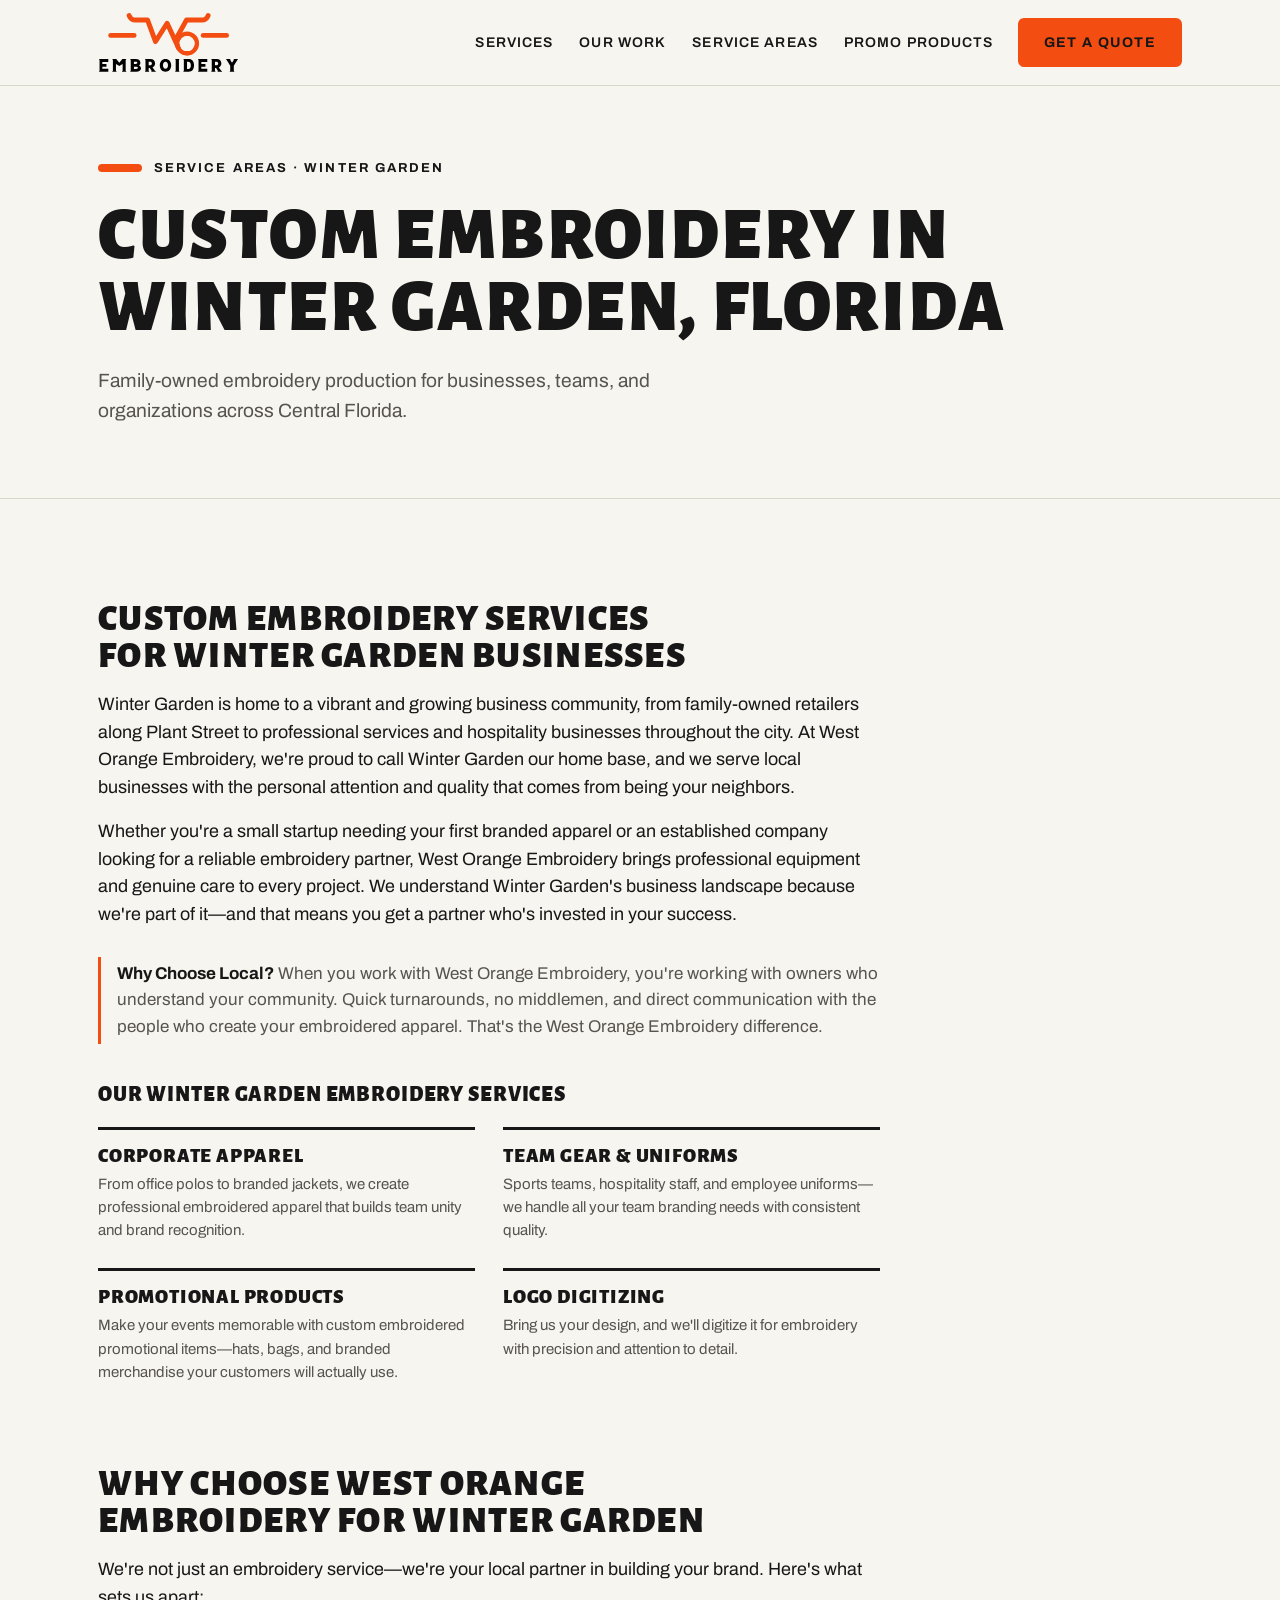
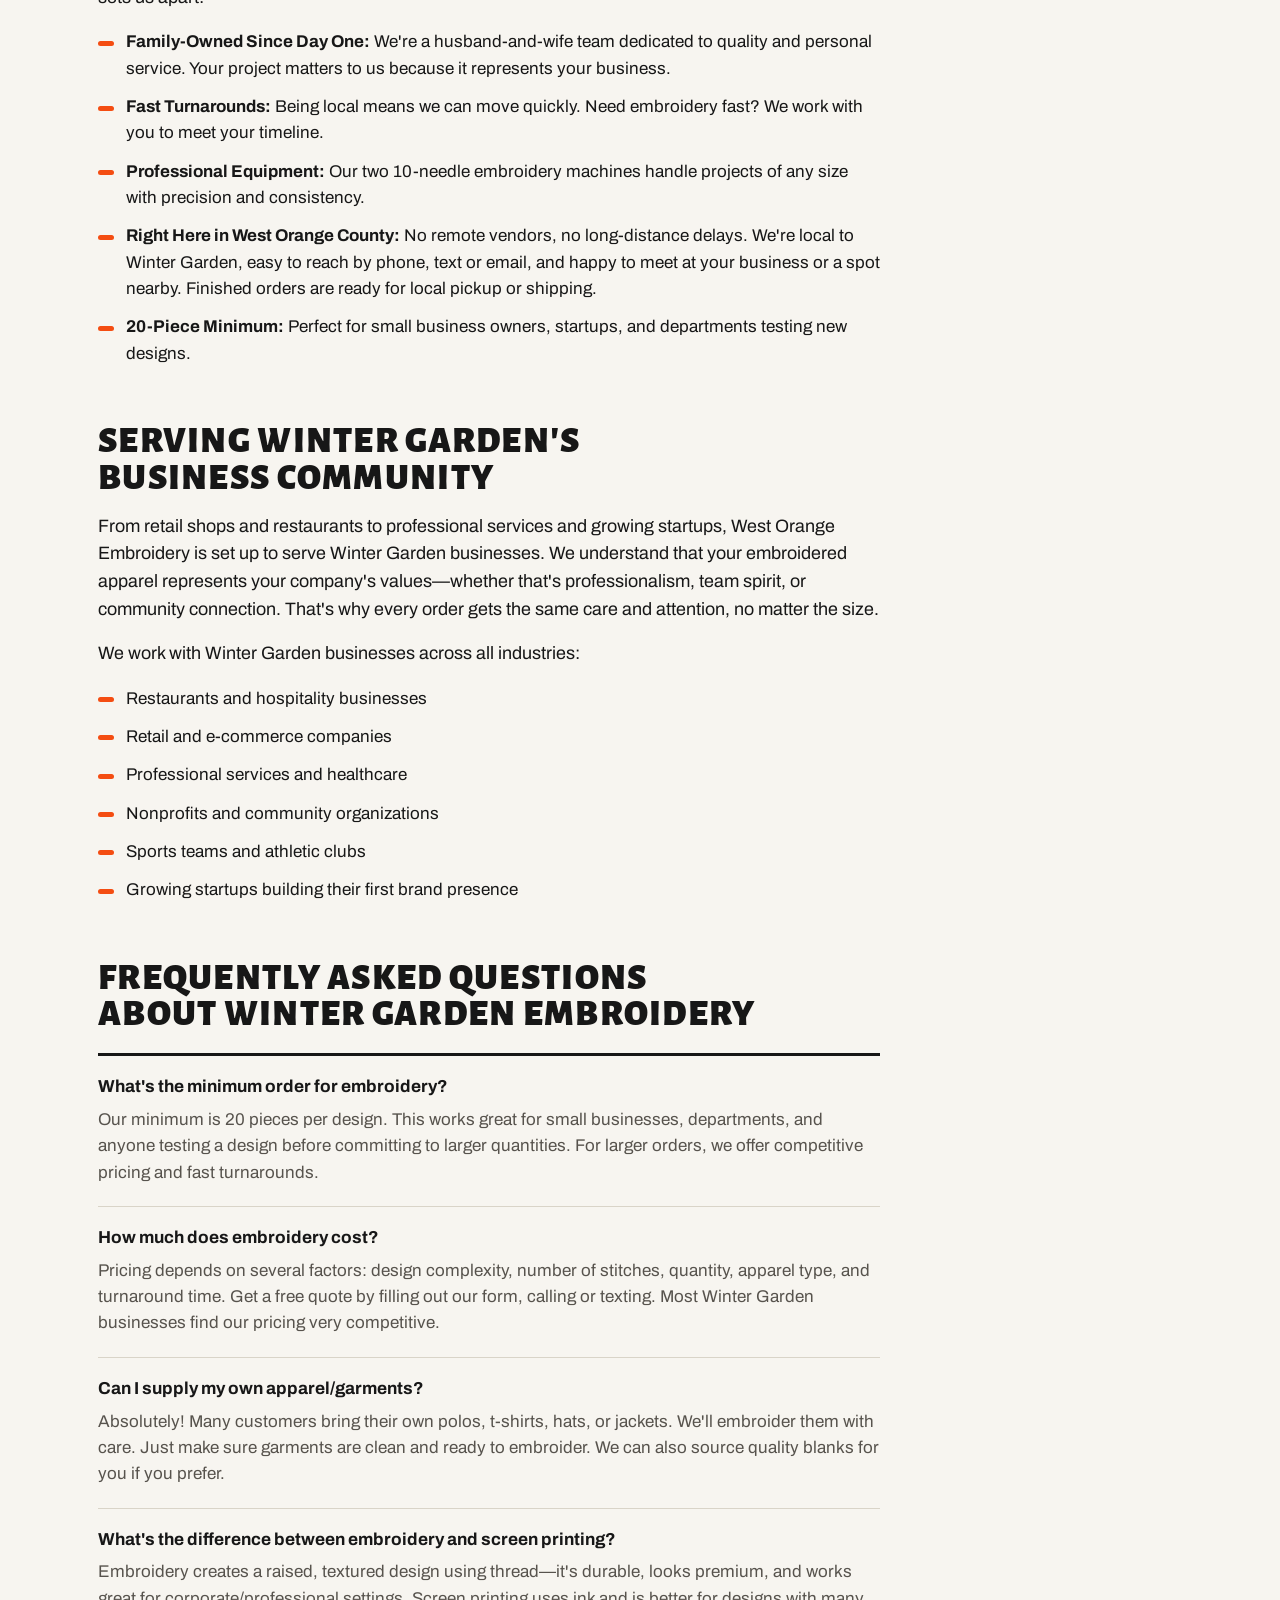
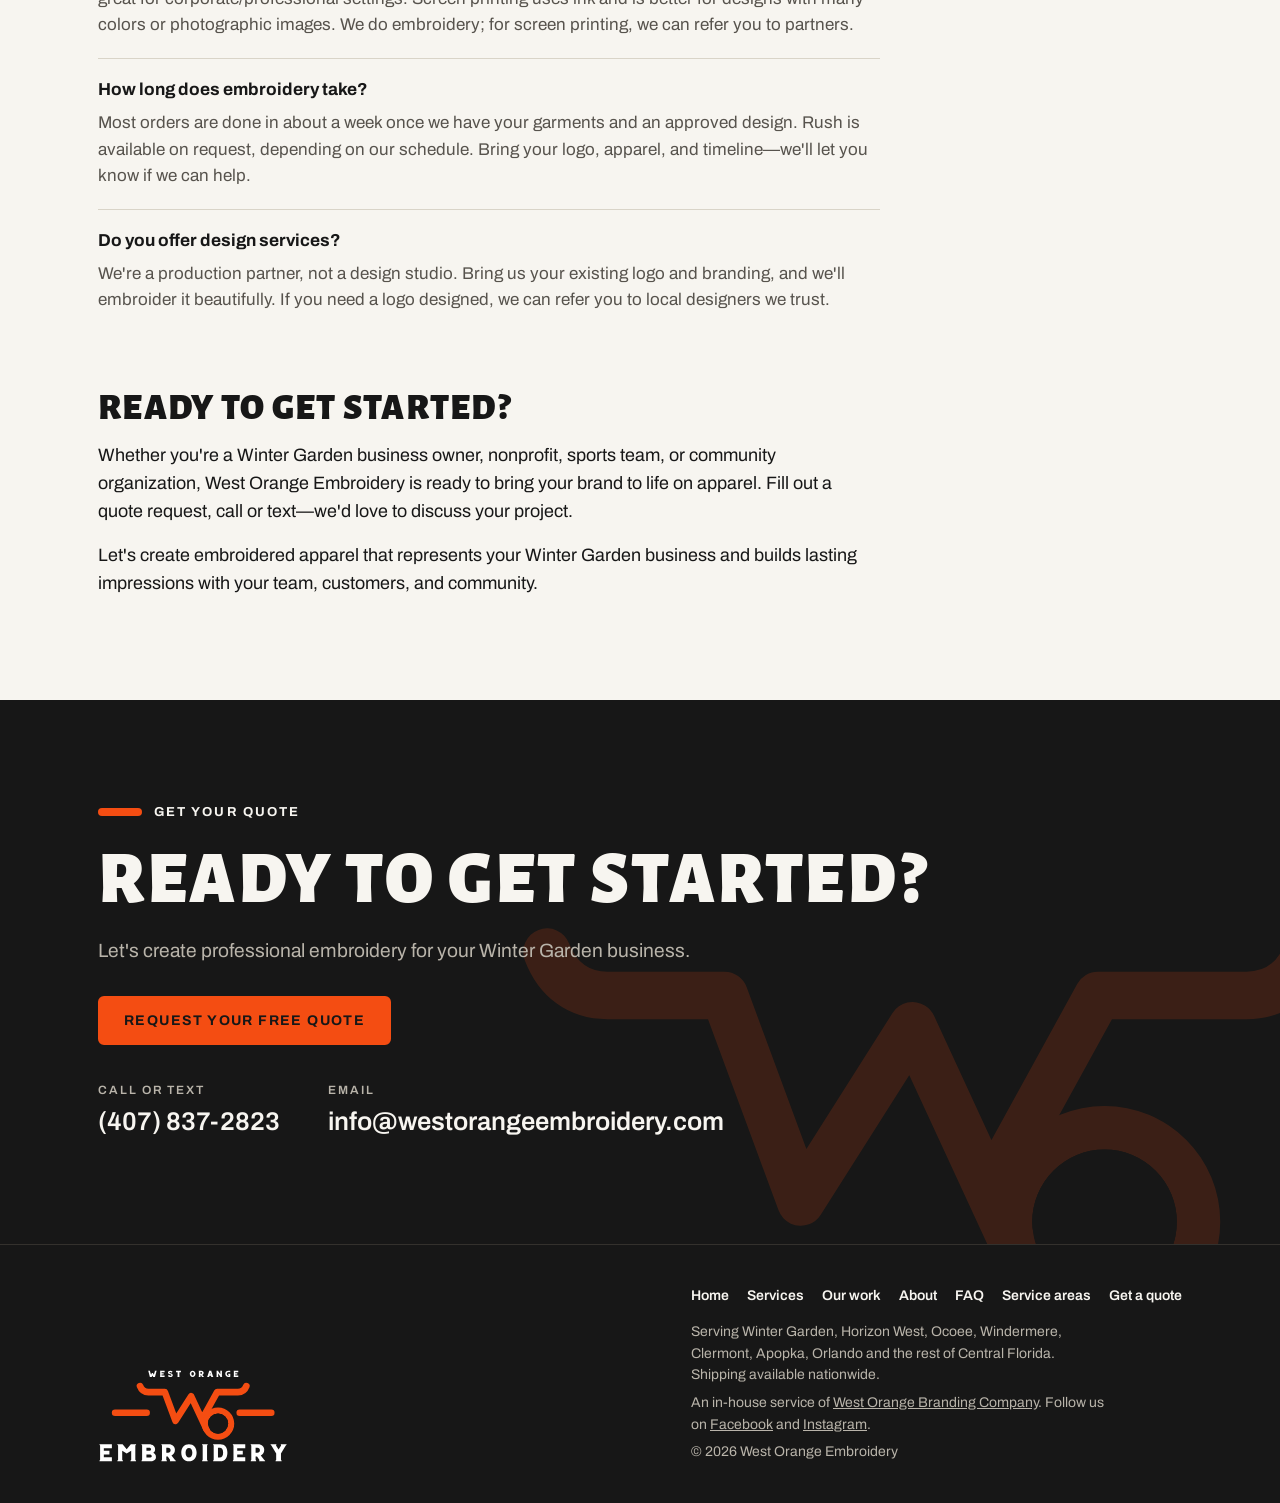
<file: service-areas/winter-garden.html>
<!doctype html>
<html lang="en">
<head>
<meta charset="utf-8">
<meta name="viewport" content="width=device-width,initial-scale=1,viewport-fit=cover">
<title>Custom Embroidery in Winter Garden, FL | West Orange Embroidery</title>
<meta name="description" content="Family-owned embroidery shop in Winter Garden, FL. Custom embroidery for corporate apparel, team gear, and promo products. 20-piece minimum.">
<link rel="canonical" href="https://westorangeembroidery.com/service-areas/winter-garden.html">
<meta property="og:type" content="website">
<meta property="og:site_name" content="West Orange Embroidery">
<meta property="og:url" content="https://westorangeembroidery.com/service-areas/winter-garden.html">
<meta property="og:title" content="Custom Embroidery in Winter Garden, FL | West Orange Embroidery">
<meta property="og:description" content="Family-owned embroidery shop in Winter Garden, FL. Custom embroidery for corporate apparel, team gear, and promo products. 20-piece minimum.">
<meta property="og:image" content="https://westorangeembroidery.com/share.png">
<meta name="twitter:card" content="summary_large_image">
<link rel="icon" type="image/svg+xml" href="../favicon.svg">
<link rel="icon" type="image/x-icon" href="../favicon.ico">
<link rel="apple-touch-icon" href="../apple-touch-icon.png">
<link rel="preconnect" href="https://fonts.googleapis.com">
<link rel="preconnect" href="https://fonts.gstatic.com" crossorigin>
<link rel="stylesheet" href="https://fonts.googleapis.com/css2?family=Alegreya+Sans:wght@800;900&family=Archivo:wght@400;500;600;700&display=swap">
<link rel="stylesheet" href="../styles.css">
</head>
<body>
<div class="site">
<header class="site-header">
  <div class="wrap">
    <a class="brand" href="../" aria-label="West Orange Embroidery, home"><img src="../logo-header.svg" alt="WO Embroidery" width="141" height="61"></a>
    <ul class="nav-links"><li><a href="../#services">Services</a></li><li><a href="../#work">Our work</a></li><li><a href="./"><span class="nav-long">Service </span>areas</a></li><li><a href="https://www.westorangebranding.com/">Promo products</a></li></ul>
    <a class="btn btn-primary" href="../#quote">Get a quote</a>
  </div>
</header>
<main>
<section class="page-hero">
  <div class="wrap">
    <p class="marker">Service areas · Winter Garden</p>
    <h1 class="display">Custom Embroidery in Winter Garden, Florida</h1>
    <p class="lede">Family-owned embroidery production for businesses, teams, and organizations across Central Florida.</p>
  </div>
</section>
<section>
  <div class="wrap">
    <div class="article">
<h2>Custom Embroidery Services for Winter Garden Businesses</h2>
<p>Winter Garden is home to a vibrant and growing business community, from family-owned retailers along Plant Street to professional services and hospitality businesses throughout the city. At West Orange Embroidery, we're proud to call Winter Garden our home base, and we serve local businesses with the personal attention and quality that comes from being your neighbors.</p>
<p>Whether you're a small startup needing your first branded apparel or an established company looking for a reliable embroidery partner, West Orange Embroidery brings professional equipment and genuine care to every project. We understand Winter Garden's business landscape because we're part of it—and that means you get a partner who's invested in your success.</p>
<div class="highlight-box">
<strong>Why Choose Local?</strong> When you work with West Orange Embroidery, you're working with owners who understand your community. Quick turnarounds, no middlemen, and direct communication with the people who create your embroidered apparel. That's the West Orange Embroidery difference.
</div>
<h3>Our Winter Garden Embroidery Services</h3>
<div class="services-grid">
<div class="service-item">
<h3>Corporate Apparel</h3>
<p>From office polos to branded jackets, we create professional embroidered apparel that builds team unity and brand recognition.</p>
</div>
<div class="service-item">
<h3>Team Gear &amp; Uniforms</h3>
<p>Sports teams, hospitality staff, and employee uniforms—we handle all your team branding needs with consistent quality.</p>
</div>
<div class="service-item">
<h3>Promotional Products</h3>
<p>Make your events memorable with custom embroidered promotional items—hats, bags, and branded merchandise your customers will actually use.</p>
</div>
<div class="service-item">
<h3>Logo Digitizing</h3>
<p>Bring us your design, and we'll digitize it for embroidery with precision and attention to detail.</p>
</div>
</div>
<h2>Why Choose West Orange Embroidery for Winter Garden</h2>
<p>We're not just an embroidery service—we're your local partner in building your brand. Here's what sets us apart:</p>
<ul class="why-list">
<li><strong>Family-Owned Since Day One:</strong> We're a husband-and-wife team dedicated to quality and personal service. Your project matters to us because it represents your business.</li>
<li><strong>Fast Turnarounds:</strong> Being local means we can move quickly. Need embroidery fast? We work with you to meet your timeline.</li>
<li><strong>Professional Equipment:</strong> Our two 10-needle embroidery machines handle projects of any size with precision and consistency.</li>
<li><strong>Right Here in West Orange County:</strong> No remote vendors, no long-distance delays. We're local to Winter Garden, easy to reach by phone, text or email, and happy to meet at your business or a spot nearby. Finished orders are ready for local pickup or shipping.</li>
<li><strong>20-Piece Minimum:</strong> Perfect for small business owners, startups, and departments testing new designs.</li>
</ul>
<h2>Serving Winter Garden's Business Community</h2>
<p>From retail shops and restaurants to professional services and growing startups, West Orange Embroidery is set up to serve Winter Garden businesses. We understand that your embroidered apparel represents your company's values—whether that's professionalism, team spirit, or community connection. That's why every order gets the same care and attention, no matter the size.</p>
<p>We work with Winter Garden businesses across all industries:</p>
<ul class="why-list">
<li>Restaurants and hospitality businesses</li>
<li>Retail and e-commerce companies</li>
<li>Professional services and healthcare</li>
<li>Nonprofits and community organizations</li>
<li>Sports teams and athletic clubs</li>
<li>Growing startups building their first brand presence</li>
</ul>
<h2>Frequently Asked Questions About Winter Garden Embroidery</h2>
<div class="faq-section">
<div class="faq-item">
<div class="faq-question">What's the minimum order for embroidery?</div>
<div class="faq-answer">Our minimum is 20 pieces per design. This works great for small businesses, departments, and anyone testing a design before committing to larger quantities. For larger orders, we offer competitive pricing and fast turnarounds.</div>
</div>
<div class="faq-item">
<div class="faq-question">How much does embroidery cost?</div>
<div class="faq-answer">Pricing depends on several factors: design complexity, number of stitches, quantity, apparel type, and turnaround time. Get a free quote by filling out our form, calling or texting. Most Winter Garden businesses find our pricing very competitive.</div>
</div>
<div class="faq-item">
<div class="faq-question">Can I supply my own apparel/garments?</div>
<div class="faq-answer">Absolutely! Many customers bring their own polos, t-shirts, hats, or jackets. We'll embroider them with care. Just make sure garments are clean and ready to embroider. We can also source quality blanks for you if you prefer.</div>
</div>
<div class="faq-item">
<div class="faq-question">What's the difference between embroidery and screen printing?</div>
<div class="faq-answer">Embroidery creates a raised, textured design using thread—it's durable, looks premium, and works great for corporate/professional settings. Screen printing uses ink and is better for designs with many colors or photographic images. We do embroidery; for screen printing, we can refer you to partners.</div>
</div>
<div class="faq-item">
<div class="faq-question">How long does embroidery take?</div>
<div class="faq-answer">Most orders are done in about a week once we have your garments and an approved design. Rush is available on request, depending on our schedule. Bring your logo, apparel, and timeline—we'll let you know if we can help.</div>
</div>
<div class="faq-item">
<div class="faq-question">Do you offer design services?</div>
<div class="faq-answer">We're a production partner, not a design studio. Bring us your existing logo and branding, and we'll embroider it beautifully. If you need a logo designed, we can refer you to local designers we trust.</div>
</div>
</div>
<h2>Ready to Get Started?</h2>
<p>Whether you're a Winter Garden business owner, nonprofit, sports team, or community organization, West Orange Embroidery is ready to bring your brand to life on apparel. Fill out a quote request, call or text—we'd love to discuss your project.</p>
<p>Let's create embroidered apparel that represents your Winter Garden business and builds lasting impressions with your team, customers, and community.</p>
    </div>
  </div>
</section>
<section class="dark close">
  <div class="wrap">
    <p class="marker">Get your quote</p>
    <h2 class="display">Ready to Get Started?</h2>
    <p class="lede">Let's create professional embroidery for your Winter Garden business.</p>
    <div class="actions"><a class="btn btn-primary" href="../#quote">Request your free quote</a></div>
    <dl class="contact">
      <div><dt>Call or text</dt><dd><a href="tel:+14078372823">(407) 837-2823</a></dd></div>
      <div><dt>Email</dt><dd><a href="mailto:info@westorangeembroidery.com">info@westorangeembroidery.com</a></dd></div>
    </dl>
  </div>
</section></main>
<footer class="dark">
  <div class="wrap">
    <img src="../logo-footer.svg" alt="West Orange Embroidery" width="190" height="85">
    <div>
      <ul class="foot-links"><li><a href="../">Home</a></li><li><a href="../#services">Services</a></li><li><a href="../#work">Our work</a></li><li><a href="../#about">About</a></li><li><a href="../#faq">FAQ</a></li><li><a href="./">Service areas</a></li><li><a href="../#quote">Get a quote</a></li></ul>
      <p>Serving Winter Garden, Horizon West, Ocoee, Windermere, Clermont, Apopka, Orlando and the rest of Central Florida. Shipping available nationwide.</p>
      <p>An in-house service of <a href="https://www.westorangebranding.com/">West Orange Branding Company</a>. Follow us on <a href="https://facebook.com/westorangeembroidery" target="_blank" rel="noopener">Facebook</a> and <a href="https://instagram.com/westorangeembroidery" target="_blank" rel="noopener">Instagram</a>.</p>
      <p>&copy; 2026 West Orange Embroidery</p>
    </div>
  </div>
</footer></div>
</body>
</html>
</file>
<file: styles.css>
/* West Orange Embroidery styles: the WOBC site stylesheet, copied as-is so both sites match,
   with embroidery-only additions at the bottom (gallery, FAQ, four steps, service-area articles).
   Layout: left-aligned grid; the orange capsule bar from the logo marks each section; one dark band closes every page with an oversized WO. */
:root{
  --paper:#F7F5F0;      /* warm white ground */
  --panel:#ECE8DF;      /* photo slots, quiet fills */
  --ink:#171717;        /* text, dark band */
  --ink-soft:#57534D;   /* secondary text */
  --rule:#D9D4C8;       /* hairlines */
  --orange:#F44D12;     /* from the logo master */
  --white:#FFFFFF;
  --on-dark:#F7F5F0;
  --on-dark-soft:#B9B4AA;
  --display:"Alegreya Sans","Optima","Candara","Segoe UI",sans-serif;
  --display-weight:900;
  --body:"Archivo","Helvetica Neue",Arial,sans-serif;
  --gutter:clamp(16px,4vw,48px);
  --max:1180px;
  color-scheme:light;
}
*{box-sizing:border-box}
html{scroll-behavior:smooth}
@media (prefers-reduced-motion:reduce){html{scroll-behavior:auto}}
body{margin:0;background:var(--paper);color:var(--ink);font-family:var(--body);font-size:17px;line-height:1.55;-webkit-font-smoothing:antialiased}
img{max-width:100%}
a{color:inherit}
:focus-visible{outline:3px solid var(--ink);outline-offset:3px}
.dark :focus-visible{outline-color:var(--on-dark)}
.wrap{max-width:var(--max);margin-inline:auto;padding-inline:var(--gutter)}
[id]{scroll-margin-top:120px}

/* review-only material */
.review-bar,.review-only,.todo,.slot .note{display:none}
.review .review-bar,.review .review-only,.review .todo,.review .slot .note{display:block}
.review-bar{background:var(--ink);color:var(--on-dark);font-size:13px}
.review-bar .wrap{padding-block:8px}
.review-bar strong{font-weight:600}
.todo{border:1.5px dashed #B5AE9F;border-radius:6px;background:var(--white);padding:14px 16px;font-size:14px;line-height:1.45;color:var(--ink-soft);max-width:44em;margin:24px 0 0}
.todo b{display:block;color:var(--ink);font-size:12px;letter-spacing:.14em;text-transform:uppercase;margin-bottom:4px}

/* header */
.site-header{position:sticky;top:env(safe-area-inset-top,0px);z-index:10;background:var(--paper);border-bottom:1px solid var(--rule)}
.site-header .wrap{display:flex;flex-wrap:wrap;align-items:center;justify-content:space-between;gap:10px 24px;padding-block:12px}
.brand{display:block;line-height:0}
.brand img{height:74px;width:auto;display:block}
.nav-links{display:flex;gap:26px;list-style:none;margin:0 0 0 auto;padding:0}
.nav-links a{text-decoration:none;font-weight:600;font-size:14px;letter-spacing:.08em;text-transform:uppercase;padding-block:6px;border-bottom:3px solid transparent}
.nav-links a:hover{color:var(--orange)}
.nav-links a[aria-current="page"]{border-bottom-color:var(--orange)}

/* buttons and links */
.btn{display:inline-block;font-family:var(--body);font-weight:700;font-size:14px;letter-spacing:.1em;text-transform:uppercase;text-decoration:none;padding:15px 24px;border-radius:6px;border:2px solid var(--ink);line-height:1.1;white-space:nowrap;cursor:pointer}
.btn-primary{background:var(--orange);border-color:var(--orange);color:var(--ink)}
.btn-primary:hover{background:var(--ink);border-color:var(--ink);color:var(--paper)}
.btn-ghost{background:transparent;color:var(--ink)}
.btn-ghost:hover{background:var(--ink);color:var(--paper)}
.dark .btn-primary:hover{background:var(--on-dark);border-color:var(--on-dark);color:var(--ink)}
.more{display:inline-block;margin-top:14px;font-weight:700;font-size:14px;letter-spacing:.08em;text-transform:uppercase;text-decoration:none;border-bottom:3px solid var(--orange);padding-bottom:2px}
.more:hover{color:var(--orange)}

/* shared type */
.display{font-family:var(--display);font-weight:var(--display-weight);text-transform:uppercase;letter-spacing:.035em;line-height:.98;margin:0;text-wrap:balance}
.wrap .marker{display:flex;align-items:center;gap:12px;font-size:13px;font-weight:700;letter-spacing:.16em;text-transform:uppercase;margin:0 0 22px;max-width:none;color:inherit}
.wrap .marker::before{content:"";width:44px;height:8px;border-radius:4px;background:var(--orange);flex:none}
.lede{font-size:clamp(1.05rem,1.5vw,1.25rem);color:var(--ink-soft);max-width:34em;margin:0}
section{padding-block:clamp(56px,8vw,104px)}
h2.display{font-size:clamp(2rem,4.6vw,3.4rem)}
.alt{background:var(--white);border-block:1px solid var(--rule)}
.head-row{display:flex;flex-wrap:wrap;justify-content:space-between;align-items:flex-end;gap:20px}
.prose p{margin:18px 0 0;font-size:clamp(1.05rem,1.5vw,1.2rem);max-width:32em}

/* photo slots */
.slot{background:var(--panel);border:1px solid var(--rule);border-radius:6px;display:flex;flex-direction:column;justify-content:flex-end;padding:16px;max-width:100%;color:var(--ink-soft);font-size:13px;line-height:1.4;position:relative}
.slot::before{content:"";position:absolute;inset:0;background:url(mark-bars-orange.svg) center 42%/62% auto no-repeat;opacity:.2}
.review .slot{border:1.5px dashed #B5AE9F}
.review .slot::before{opacity:.13}
.slot .note{position:relative}
.slot .note b{display:block;color:var(--ink);font-size:12px;letter-spacing:.14em;text-transform:uppercase;margin-bottom:4px}
.r45{aspect-ratio:4/5}.r11{aspect-ratio:1/1}.r43{aspect-ratio:4/3}.r32{aspect-ratio:3/2}

/* home hero */
.hero{padding-block:clamp(40px,6vw,80px) clamp(48px,7vw,88px)}
.hero .wrap{display:grid;grid-template-columns:minmax(0,1.15fr) minmax(0,.85fr);gap:clamp(28px,5vw,64px);align-items:center}
.hero h1{font-size:clamp(2.7rem,7.4vw,5.9rem)}
.hero h1 em{font-style:normal;color:var(--orange);display:block}
.hero .lede{margin-top:26px}
.actions{display:flex;flex-wrap:wrap;gap:12px;margin-top:32px}
.facts{display:flex;flex-wrap:wrap;gap:8px 28px;list-style:none;padding:22px 0 0;margin:40px 0 0;border-top:1px solid var(--rule);font-size:14px;font-weight:600}
.facts li{display:flex;align-items:center;gap:10px}
.facts li::before{content:"";width:16px;height:5px;border-radius:3px;background:var(--orange)}

/* inner page hero */
.page-hero{padding-block:clamp(40px,6vw,72px) clamp(40px,6vw,72px);border-bottom:1px solid var(--rule)}
.page-hero h1{font-size:clamp(2.4rem,6vw,4.6rem)}
.page-hero .lede{margin-top:22px}
.page-hero.split .wrap{display:grid;grid-template-columns:minmax(0,1.15fr) minmax(0,.85fr);gap:clamp(28px,5vw,64px);align-items:center}

/* two-column text blocks */
.two{display:grid;grid-template-columns:minmax(0,.9fr) minmax(0,1.1fr);gap:clamp(24px,5vw,72px);align-items:start}
.two.media{grid-template-columns:minmax(0,.8fr) minmax(0,1.2fr);align-items:center}
.two .big p{margin:0 0 1em;font-size:clamp(1.05rem,1.6vw,1.3rem);max-width:32em}
.two .big p:last-child{margin-bottom:0}
.aside-note{font-size:15px;color:var(--ink-soft);border-left:3px solid var(--orange);padding-left:14px;margin-top:28px;max-width:34em}

/* text tiles (categories, needs, facts) */
.tiles{display:grid;grid-template-columns:repeat(4,minmax(0,1fr));gap:0 28px;margin-top:44px}
.tiles.three{grid-template-columns:repeat(3,minmax(0,1fr))}
.tiles.two-up{grid-template-columns:repeat(2,minmax(0,1fr))}
.tile{border-top:3px solid var(--ink);padding:18px 0 34px;text-decoration:none;display:block}
.tile h3{font-family:var(--display);font-weight:var(--display-weight);text-transform:uppercase;letter-spacing:.04em;font-size:1.45rem;line-height:1.05;margin:0 0 8px}
.tile p{margin:0;color:var(--ink-soft);font-size:15px}
a.tile:hover{border-top-color:var(--orange)}
a.tile:hover h3{color:var(--orange)}
.tile.accent{border-top-color:var(--orange)}

/* photo cards (collections, apparel types, work) */
.cards{display:grid;grid-template-columns:repeat(4,minmax(0,1fr));gap:40px 24px;margin-top:44px}
.cards.three{grid-template-columns:repeat(3,minmax(0,1fr))}
.card{display:flex;flex-direction:column;min-width:0}
.card h3{font-family:var(--display);font-weight:var(--display-weight);text-transform:uppercase;letter-spacing:.04em;font-size:1.4rem;line-height:1.05;margin:16px 0 6px}
.card p{margin:0;color:var(--ink-soft);font-size:15px}
.card .more{align-self:flex-start;font-size:13px}
.card.solid{background:var(--ink);color:var(--on-dark);border-radius:6px;padding:22px;justify-content:flex-end}
.card.solid h3{margin-top:0}
.card.solid p{color:var(--on-dark-soft)}
.card.solid .more{color:var(--on-dark)}

/* steps */
.steps{display:grid;grid-template-columns:repeat(3,minmax(0,1fr));gap:36px;list-style:none;padding:0;margin:44px 0 0;counter-reset:s}
.steps li{counter-increment:s}
.steps li::before{content:counter(s);font-family:var(--display);font-weight:var(--display-weight);font-size:4.2rem;line-height:.9;color:var(--orange);display:block;margin-bottom:14px}
.steps h3{font-size:1.2rem;font-weight:700;margin:0 0 8px}
.steps p{margin:0;color:var(--ink-soft);font-size:16px}

/* empty state */
.empty{background:var(--white);border:1px solid var(--rule);border-radius:6px;padding:clamp(24px,4vw,44px);max-width:46em}
.empty h2{font-size:clamp(1.6rem,3.4vw,2.4rem)}
.empty p{margin:14px 0 0;color:var(--ink-soft);max-width:34em}

/* form */
.form-grid{display:grid;grid-template-columns:minmax(0,1.3fr) minmax(0,.7fr);gap:clamp(28px,5vw,72px);align-items:start}
form.project{display:grid;grid-template-columns:repeat(2,minmax(0,1fr));gap:18px 20px}
.field{display:flex;flex-direction:column;gap:6px;min-width:0}
.field.full{grid-column:1/-1}
.field label{font-size:14px;font-weight:600}
.field label span{font-weight:400;color:var(--ink-soft)}
.field input,.field select,.field textarea{font:inherit;font-size:16px;color:var(--ink);background:var(--white);border:1.5px solid #B5AE9F;border-radius:6px;padding:12px 12px;width:100%;min-width:0}
.field textarea{min-height:150px;resize:vertical}
.field input:focus,.field select:focus,.field textarea:focus{outline:3px solid var(--ink);outline-offset:1px;border-color:var(--ink)}
.form-foot{grid-column:1/-1;display:flex;flex-wrap:wrap;align-items:center;gap:14px 20px}
.form-foot p{margin:0;font-size:14px;color:var(--ink-soft);max-width:30em}
.status{grid-column:1/-1;margin:0;font-size:15px;font-weight:600;border-left:3px solid var(--orange);padding-left:12px}
.status:empty{display:none}
.side h2{font-size:1.2rem;font-weight:700;margin:0 0 6px}
.side dl{margin:0 0 30px}
.side dt{font-size:12px;letter-spacing:.16em;text-transform:uppercase;color:var(--ink-soft);font-weight:600;margin-top:14px}
.side dd{margin:2px 0 0;font-size:1.15rem;font-weight:600;overflow-wrap:anywhere}
.side dd a{text-decoration:none}
.side dd a:hover{color:var(--orange)}
.side ol{margin:8px 0 0;padding-left:1.2em;color:var(--ink-soft);font-size:15px}
.side li{margin-bottom:6px}

/* closing band */
.dark{background:var(--ink);color:var(--on-dark)}
.close{position:relative;overflow:hidden}
.close::after{content:"";position:absolute;right:-6%;bottom:-22%;width:min(78%,860px);aspect-ratio:654/351;background:url(mark-orange.svg) center/contain no-repeat;opacity:.16;pointer-events:none}
.close .wrap{position:relative;z-index:1}
.close h2{font-size:clamp(2.3rem,6vw,4.6rem)}
.close .lede{color:var(--on-dark-soft);margin-top:20px}
.close .actions{margin-top:30px}
.contact{display:grid;grid-template-columns:repeat(2,minmax(0,max-content));gap:10px 48px;margin:36px 0 0;padding:0}
.contact div{min-width:0}
.contact dt{font-size:12px;letter-spacing:.16em;text-transform:uppercase;color:var(--on-dark-soft);font-weight:600}
.contact dd{margin:2px 0 0;font-size:clamp(1.15rem,2.4vw,1.6rem);font-weight:600;overflow-wrap:anywhere}
.contact dd a{text-decoration:none}
.contact dd a:hover{color:var(--orange)}

/* footer */
footer{border-top:1px solid #34312D}
footer .wrap{display:flex;flex-wrap:wrap;justify-content:space-between;align-items:flex-end;gap:28px;padding-block:40px}
footer img{width:190px;height:auto;display:block}
footer p{margin:0;font-size:14px;color:var(--on-dark-soft);max-width:30em}
footer p + p{margin-top:6px}
.foot-links{display:flex;flex-wrap:wrap;gap:6px 18px;list-style:none;padding:0;margin:0 0 14px;font-size:14px;font-weight:600}
.foot-links a{text-decoration:none}
.foot-links a:hover{color:var(--orange)}

@media (max-width:980px){
  .cards{grid-template-columns:repeat(2,minmax(0,1fr))}
  .cards.three{grid-template-columns:repeat(2,minmax(0,1fr))}
  .tiles{grid-template-columns:repeat(2,minmax(0,1fr))}
}
@media (max-width:900px){
  .nav-links{order:3;width:100%;margin:0;gap:18px;justify-content:space-between}
  .nav-links a{font-size:12px}
  .hero .wrap,.page-hero.split .wrap,.two,.two.media,.form-grid{grid-template-columns:minmax(0,1fr)}
  .hero .slot,.page-hero .slot,.two.media .slot{aspect-ratio:16/10}
  .steps,.tiles.three{grid-template-columns:minmax(0,1fr);gap:28px}
  .tiles.three{gap:0}
  [id]{scroll-margin-top:150px}
}
@media (max-width:520px){
  .nav-links{gap:6px 10px;flex-wrap:wrap}
  .nav-links a{font-size:11px;letter-spacing:.04em}
  .brand img{height:58px}
  .site-header .btn{padding:12px 14px;font-size:12px}
  .tiles,.tiles.two-up,.cards,.cards.three{grid-template-columns:minmax(0,1fr)}
  .cards .slot{aspect-ratio:16/10}
  .contact{grid-template-columns:minmax(0,1fr)}
  form.project{grid-template-columns:minmax(0,1fr)}
  .actions .btn{flex:1 1 auto;text-align:center}
}
.field input[type=file]{padding:10px;background:var(--white)}
.page-hero .actions{margin-top:28px}
.lede a{color:var(--ink);font-weight:600}

/* real photos in slots */
figure.slot{margin:0}
.slot.has-img,.review .slot.has-img{padding:0;border:0;overflow:hidden;background:var(--panel)}
.slot.has-img::before{display:none}
.slot.has-img img{width:100%;height:100%;object-fit:cover;display:block}

/* whole card is the link */
a.card{text-decoration:none;color:inherit}
a.card:hover h3,a.card:hover .more{color:var(--orange)}
a.card:hover .slot{border-color:var(--ink)}
a.card.solid:hover h3{color:var(--on-dark)}
a.card.solid:hover .more{color:var(--orange)}

/* ===== West Orange Embroidery additions ===== */

/* photos are wrapped in <picture> (WebP with JPG fallback), which must fill the frame too */
.slot.has-img picture{display:block;width:100%;height:100%}

/* logo lockup is one line shorter than WOBC's, so it's set shorter to keep the WO the same size */
.brand img{height:61px}
@media (max-width:520px){.brand img{height:48px}}
/* on phones "Service areas" shortens to "Areas" so the header stays on one row */
@media (max-width:520px){.nav-long{display:none}}

/* photo gallery */
.gallery{display:grid;grid-template-columns:repeat(4,minmax(0,1fr));gap:28px 20px;margin-top:44px}
.gallery figure{margin:0;min-width:0}
.gallery .slot{aspect-ratio:1/1}
.gallery figcaption{margin-top:10px;font-size:14px;font-weight:600}
.gallery figure.more-work{display:none}
.gallery.open figure.more-work{display:block}
.gallery-foot{margin-top:36px}
.gallery-foot .btn{font-family:var(--body)}
@media (max-width:980px){.gallery{grid-template-columns:repeat(3,minmax(0,1fr))}}
@media (max-width:700px){.gallery{grid-template-columns:repeat(2,minmax(0,1fr));gap:22px 14px}}

/* four-step process */
.steps.four{grid-template-columns:repeat(4,minmax(0,1fr))}
@media (max-width:980px){.steps.four{grid-template-columns:repeat(2,minmax(0,1fr))}}
@media (max-width:520px){.steps.four{grid-template-columns:minmax(0,1fr)}}

/* FAQ: heading on the left, questions on the right */
.faq-list{margin:0}
.faq-list div{border-top:1px solid var(--rule);padding:20px 0 22px}
.faq-list div:first-child{border-top:3px solid var(--ink)}
.faq-list dt{font-weight:700;font-size:1.12rem;line-height:1.35}
.faq-list dd{margin:8px 0 0;color:var(--ink-soft);max-width:38em}

/* sister-brand band */
.sister{border-left:3px solid var(--orange);padding-left:clamp(18px,3vw,28px)}
.sister .display{font-size:clamp(1.7rem,3.6vw,2.6rem)}
.sister p{margin:14px 0 0;color:var(--ink-soft);max-width:36em;font-size:clamp(1.02rem,1.4vw,1.15rem)}

/* quote form select and number need the same look as WOBC inputs */
.field input[type=number]{appearance:textfield}

/* service-area articles */
.article{max-width:46em}
.article > h2{font-family:var(--display);font-weight:var(--display-weight);text-transform:uppercase;letter-spacing:.035em;line-height:1;font-size:clamp(1.6rem,3.4vw,2.3rem);margin:56px 0 0;text-wrap:balance}
.article > h2:first-child{margin-top:0}
.article > h3{font-family:var(--display);font-weight:var(--display-weight);text-transform:uppercase;letter-spacing:.04em;font-size:1.35rem;line-height:1.05;margin:40px 0 0}
.article > p{margin:16px 0 0;font-size:clamp(1.02rem,1.4vw,1.12rem)}
.article .highlight-box{margin:28px 0 0;border-left:3px solid var(--orange);padding:4px 0 4px 16px;color:var(--ink-soft)}
.article .highlight-box strong{color:var(--ink)}
.article .services-grid{display:grid;grid-template-columns:repeat(2,minmax(0,1fr));gap:0 28px;margin-top:20px}
.article .service-item{border-top:3px solid var(--ink);padding:16px 0 26px}
.article .service-item h3{font-family:var(--display);font-weight:var(--display-weight);text-transform:uppercase;letter-spacing:.04em;font-size:1.25rem;line-height:1.05;margin:0 0 6px}
.article .service-item p{margin:0;color:var(--ink-soft);font-size:15px}
.article .why-list{margin:18px 0 0;padding:0;list-style:none}
.article .why-list li{position:relative;padding-left:28px;margin-top:12px}
.article .why-list li::before{content:"";position:absolute;left:0;top:.68em;width:16px;height:5px;border-radius:3px;background:var(--orange)}
.article .faq-section{margin-top:20px}
.article .faq-item{border-top:1px solid var(--rule);padding:18px 0 20px}
.article .faq-item:first-child{border-top:3px solid var(--ink)}
.article .faq-question{font-weight:700;font-size:1.08rem}
.article .faq-answer{margin-top:6px;color:var(--ink-soft)}
@media (max-width:520px){.article .services-grid{grid-template-columns:minmax(0,1fr)}}

/* service-area index */
.city-tiles .tile .tag{display:inline-block;margin-left:8px;vertical-align:3px;background:var(--orange);color:var(--ink);font-family:var(--body);font-size:11px;font-weight:700;letter-spacing:.1em;padding:2px 7px;border-radius:3px}
.city-tiles .tile .drive{display:block;font-size:12px;letter-spacing:.14em;text-transform:uppercase;font-weight:700;color:var(--ink);margin-bottom:6px}
</file>
